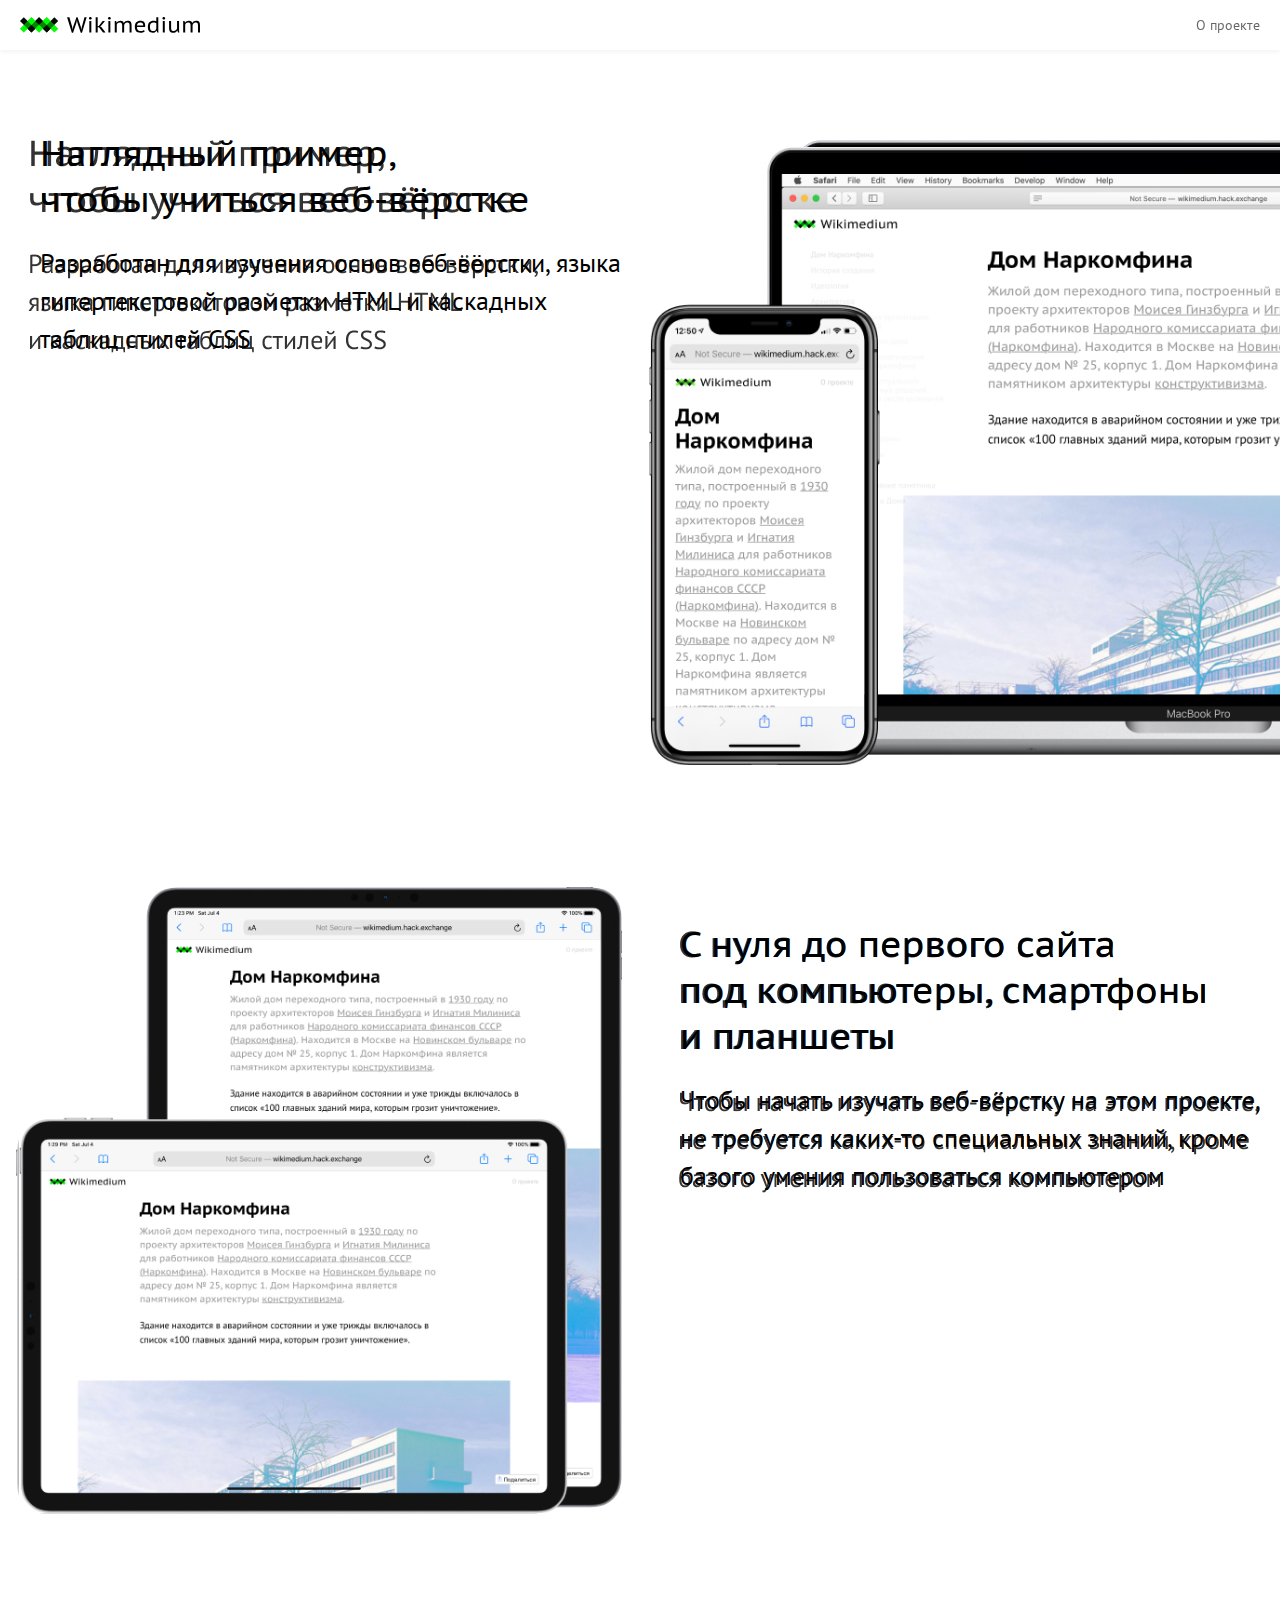
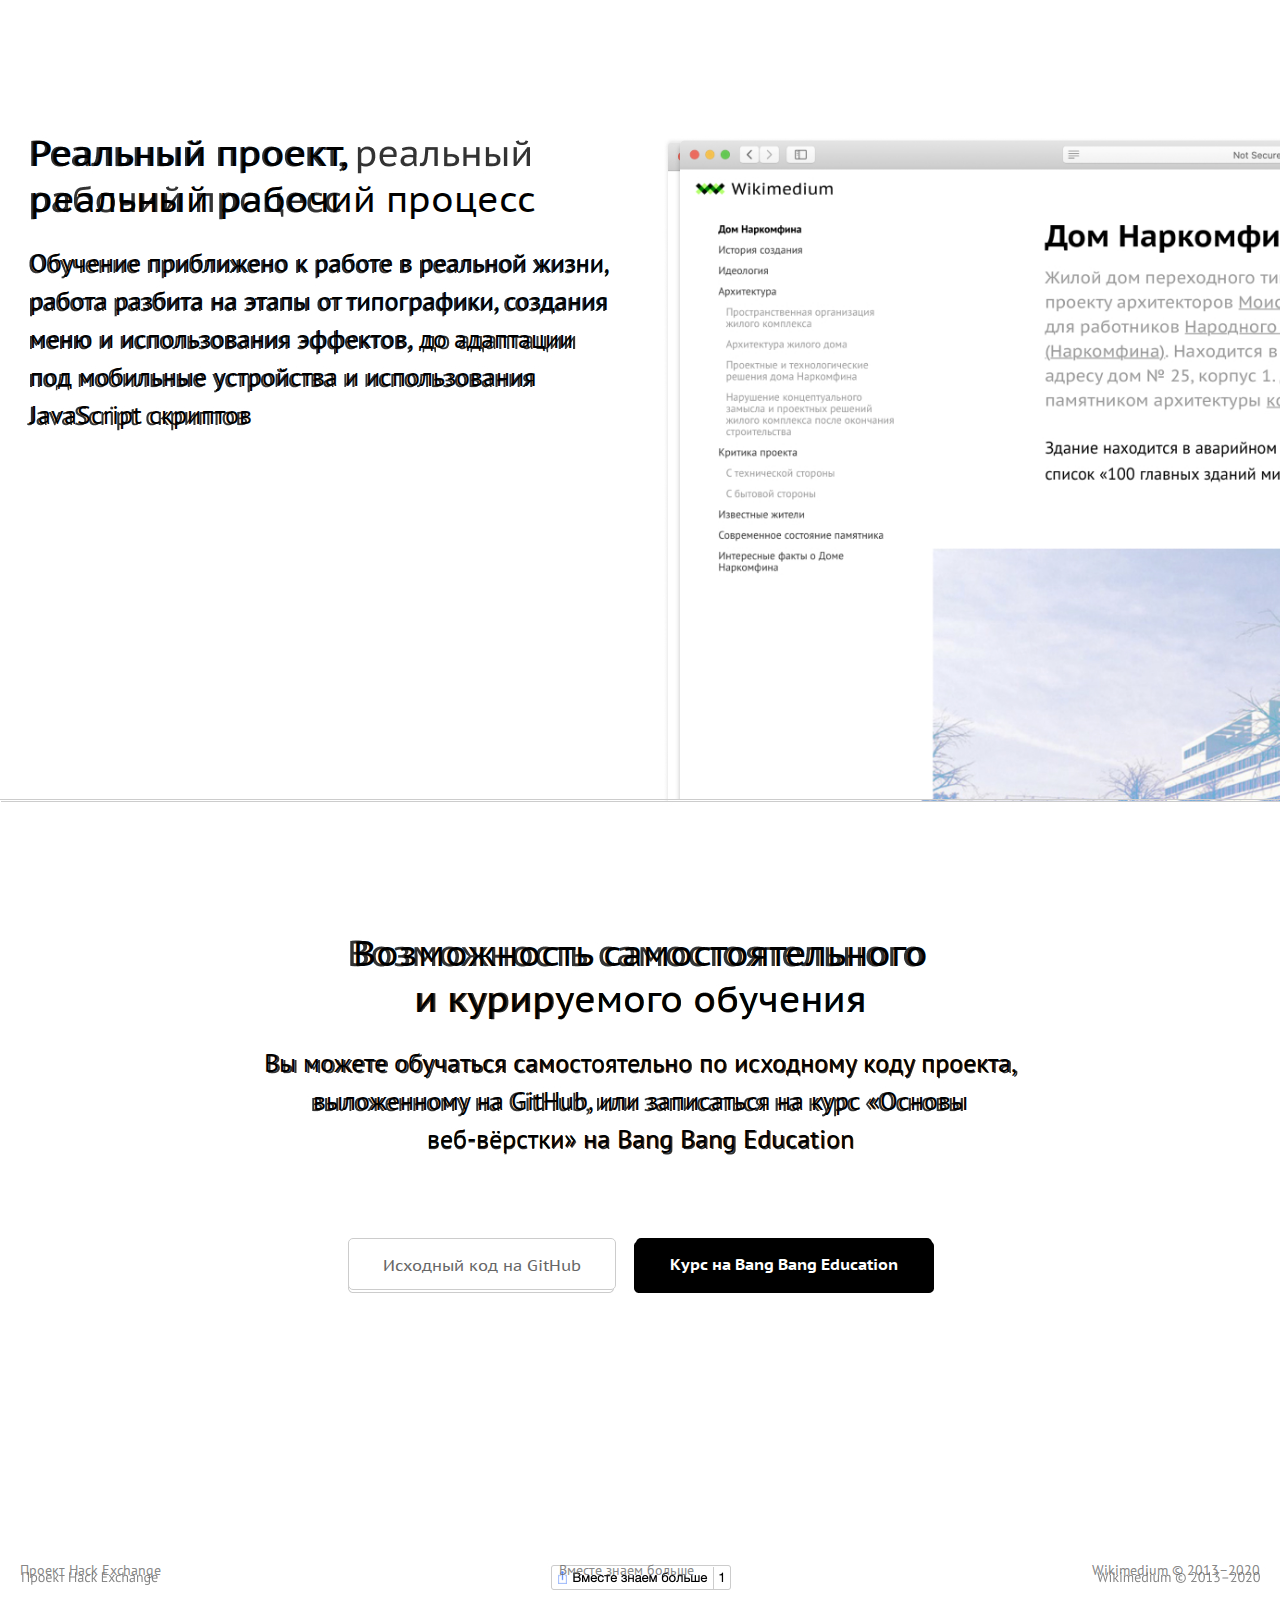
<file: index.html>
<!DOCTYPE html>
<html lang="ru" dir="ltr">
  <head>
    <meta charset="utf-8">
    <meta name="viewport" content="width=device-width, initial-scale=1.0">
    <title>Wikimedium</title>
    <link rel="stylesheet" href="stylesheets/style.css">
  </head>
  <body class="landing">
    <menu>
      <div>
        <a href="posts.html"></a>
        <a class="current" href="index.html">О проекте</a>
      </div>
    </menu>

    <section class="contentWrapper" id="section-1">
      <div class="textContainer">
        <h2>
          Наглядный пример,<br>
          чтобы учиться веб&#8209;вёрстке
        </h2>
        <p>Разработан для изучения основ веб&#8209;вёрстки, языка гипертекстовой разметки HTML и&nbsp;каскадных таблиц стилей&nbsp;CSS</p>
      </div>

      <div class="imageContainer" id="section-1-image"></div>

    </section>

    <section class="contentWrapper" id="section-2">
      <div class="contentContainer">
        <div class="textContainer">
          <h2>
            С&nbsp;нуля до&nbsp;первого сайта <br>
            под компьютеры, смартфоны и&nbsp;планшеты
          </h2>
          <p>Чтобы начать изучать веб&#8209;вёрстку на&nbsp;этом проекте, не&nbsp;требуется каких&#8209;то специальных знаний, кроме базого умения пользоваться компьютером</p>
        </div>

        <div class="imageContainer" id="section-2-image"></div>
      </div>

    </section>

    <section class="contentWrapper" id="section-3">
      <div class="textContainer">
        <h2>
          Реальный проект, <br>
          реальный рабочий процесс
        </h2>
          <p>Обучение приближено к&nbsp;работе в&nbsp;реальной жизни, работа разбита на&nbsp;этапы от&nbsp;типографики, создания меню и&nbsp;использования эффектов, до&nbsp;адаптации под мобильные устройства и&nbsp;использования JavaScript скриптов</p>
        </div>
        <div class="imageContainer" id="section-3-image"></div>

    </section>

    <section class="contentWrapper" id="section-4">
      <div class="textContainer">
        <h2>
          Возможность самостоятельного <br>
          и&nbsp;курируемого обучения
        </h2>
        <p>Вы&nbsp;можете обучаться самостоятельно по&nbsp;исходному коду проекта, выложенному на&nbsp;GitHub, или записаться на&nbsp;курс &laquo;Основы веб&#8209;вёрстки&raquo; на&nbsp;Bang Bang Education</p>
      </div>
      <div class="buttonContainer">
        <a class="secondary" href="#">Исходный код на GitHub</a>
        <a class="primary" href="#">Курс на Bang Bang Education</a>
      </div>
    </section>

    <footer>
      <div>Проект Hack Exchange</div>
      <div>Вместе знаем больше</div>
      <div>Wikimedium © 2013–2020</div>
    </footer>

  </body>
</html>
</file>
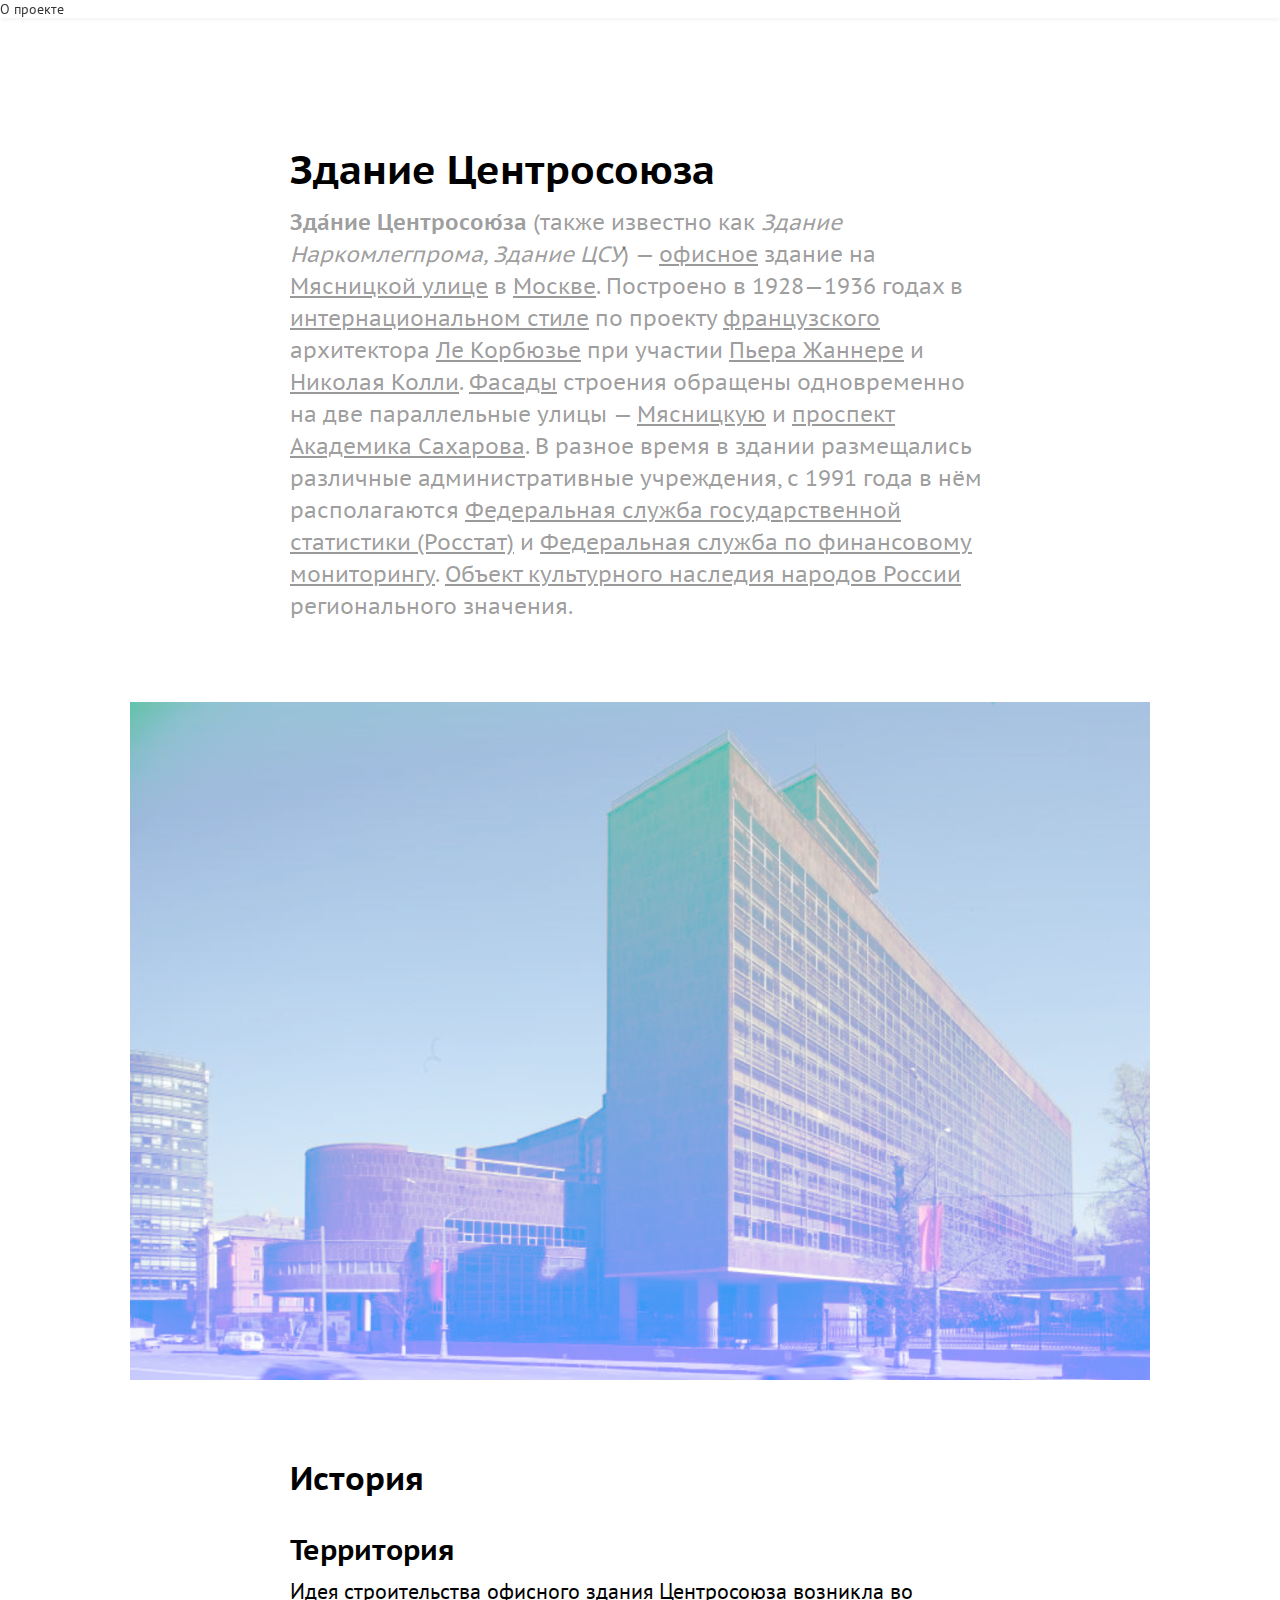
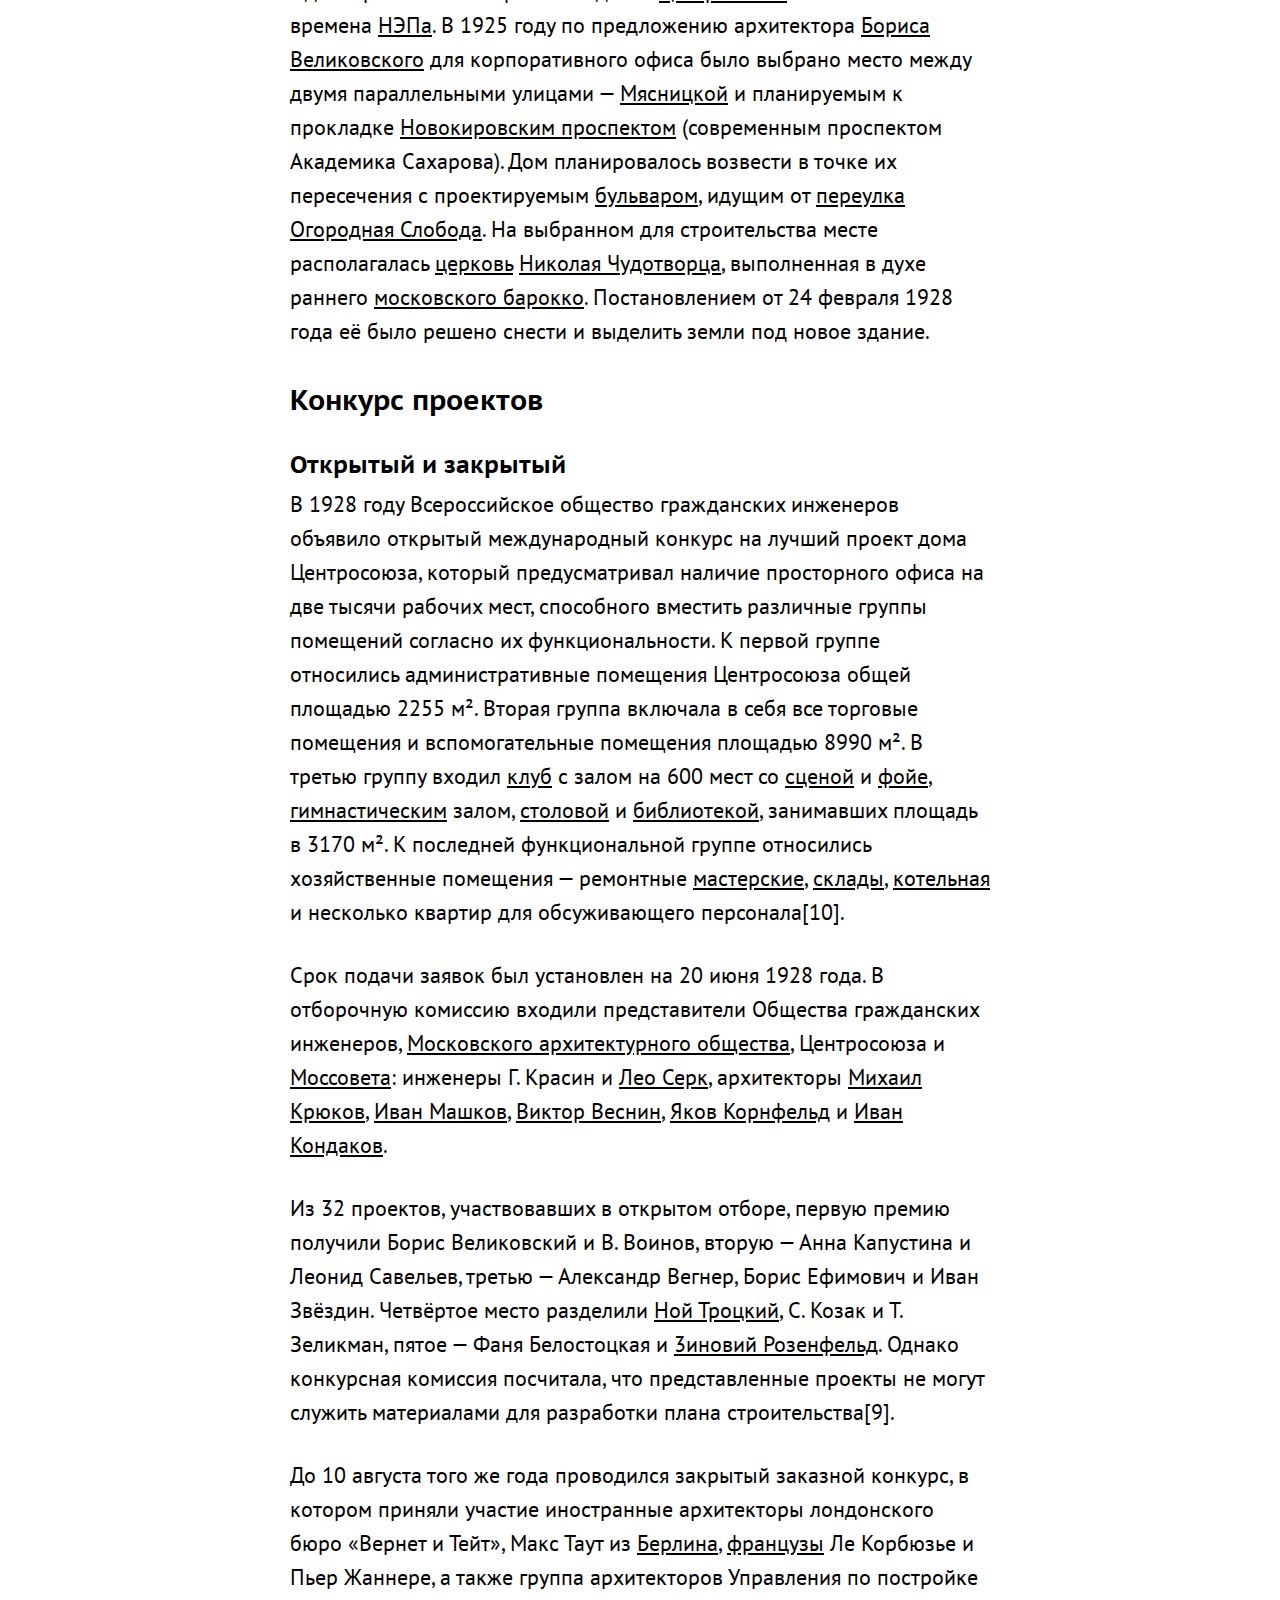
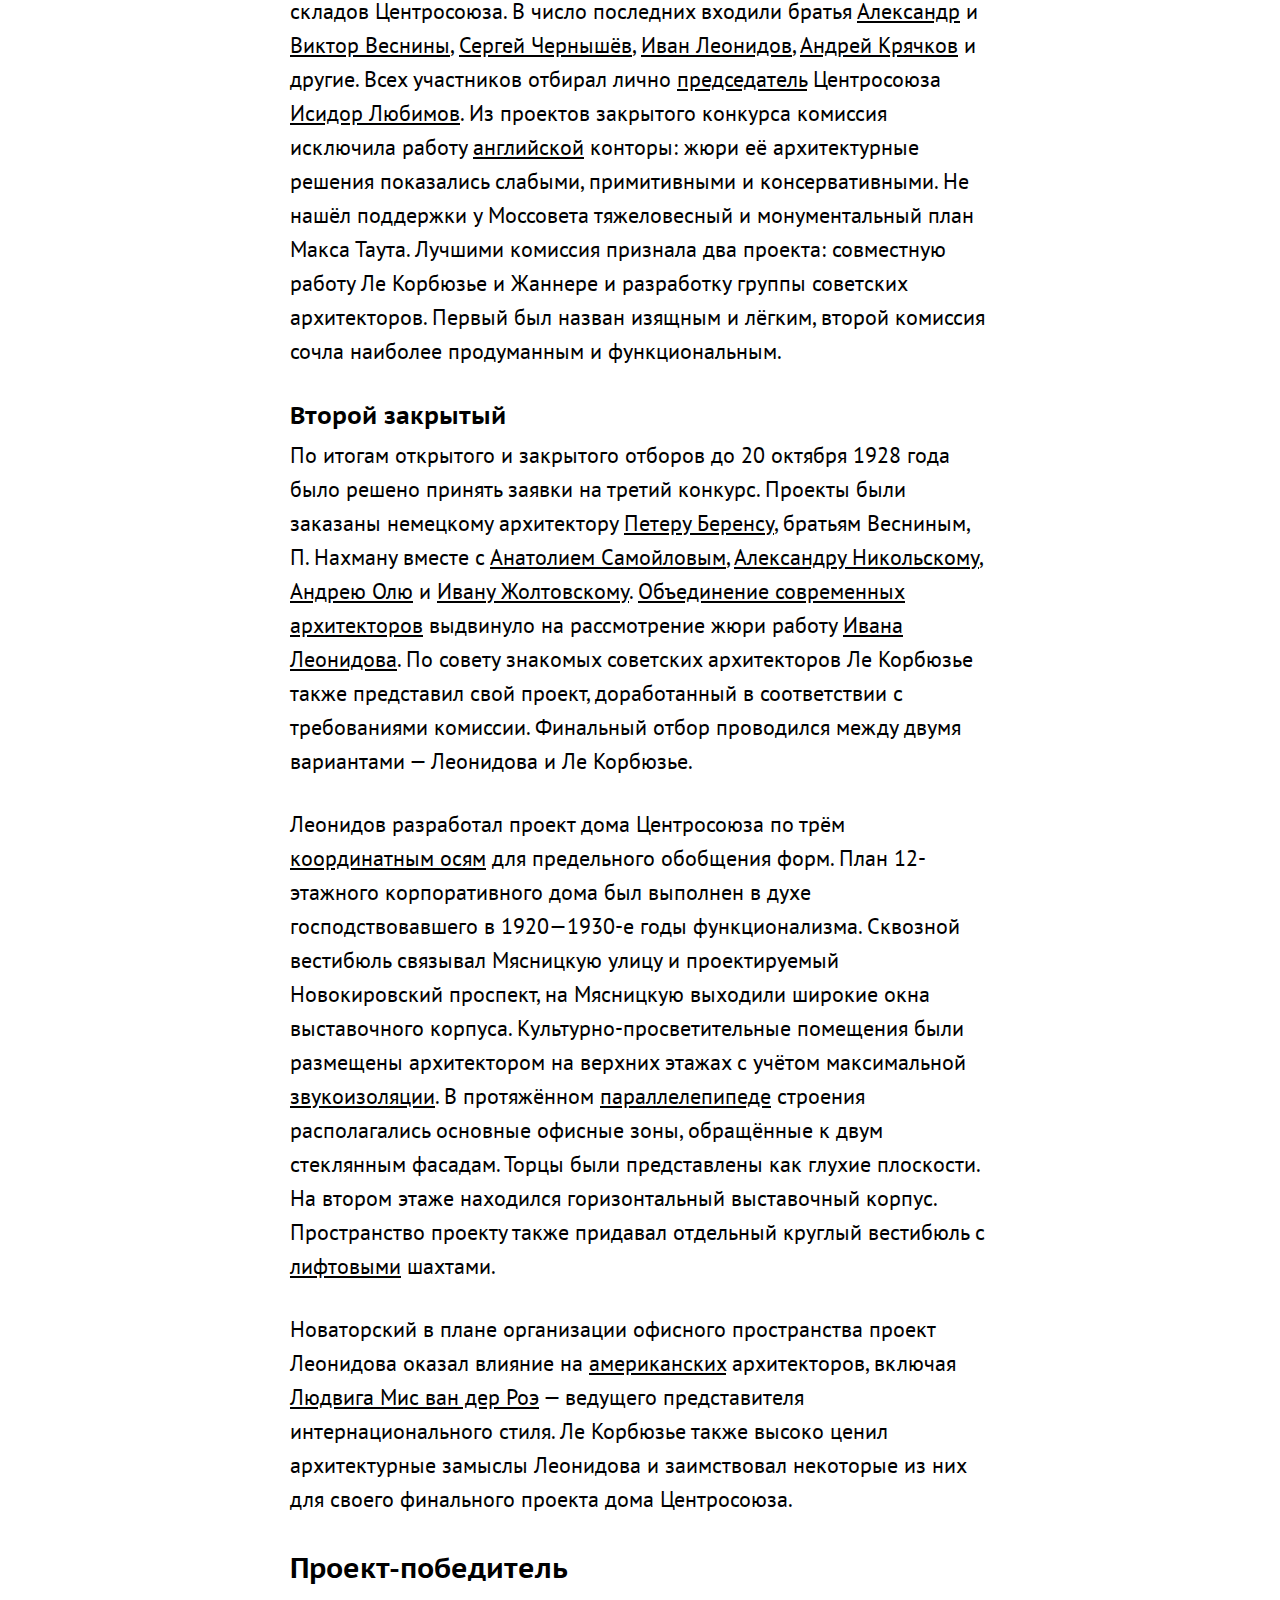
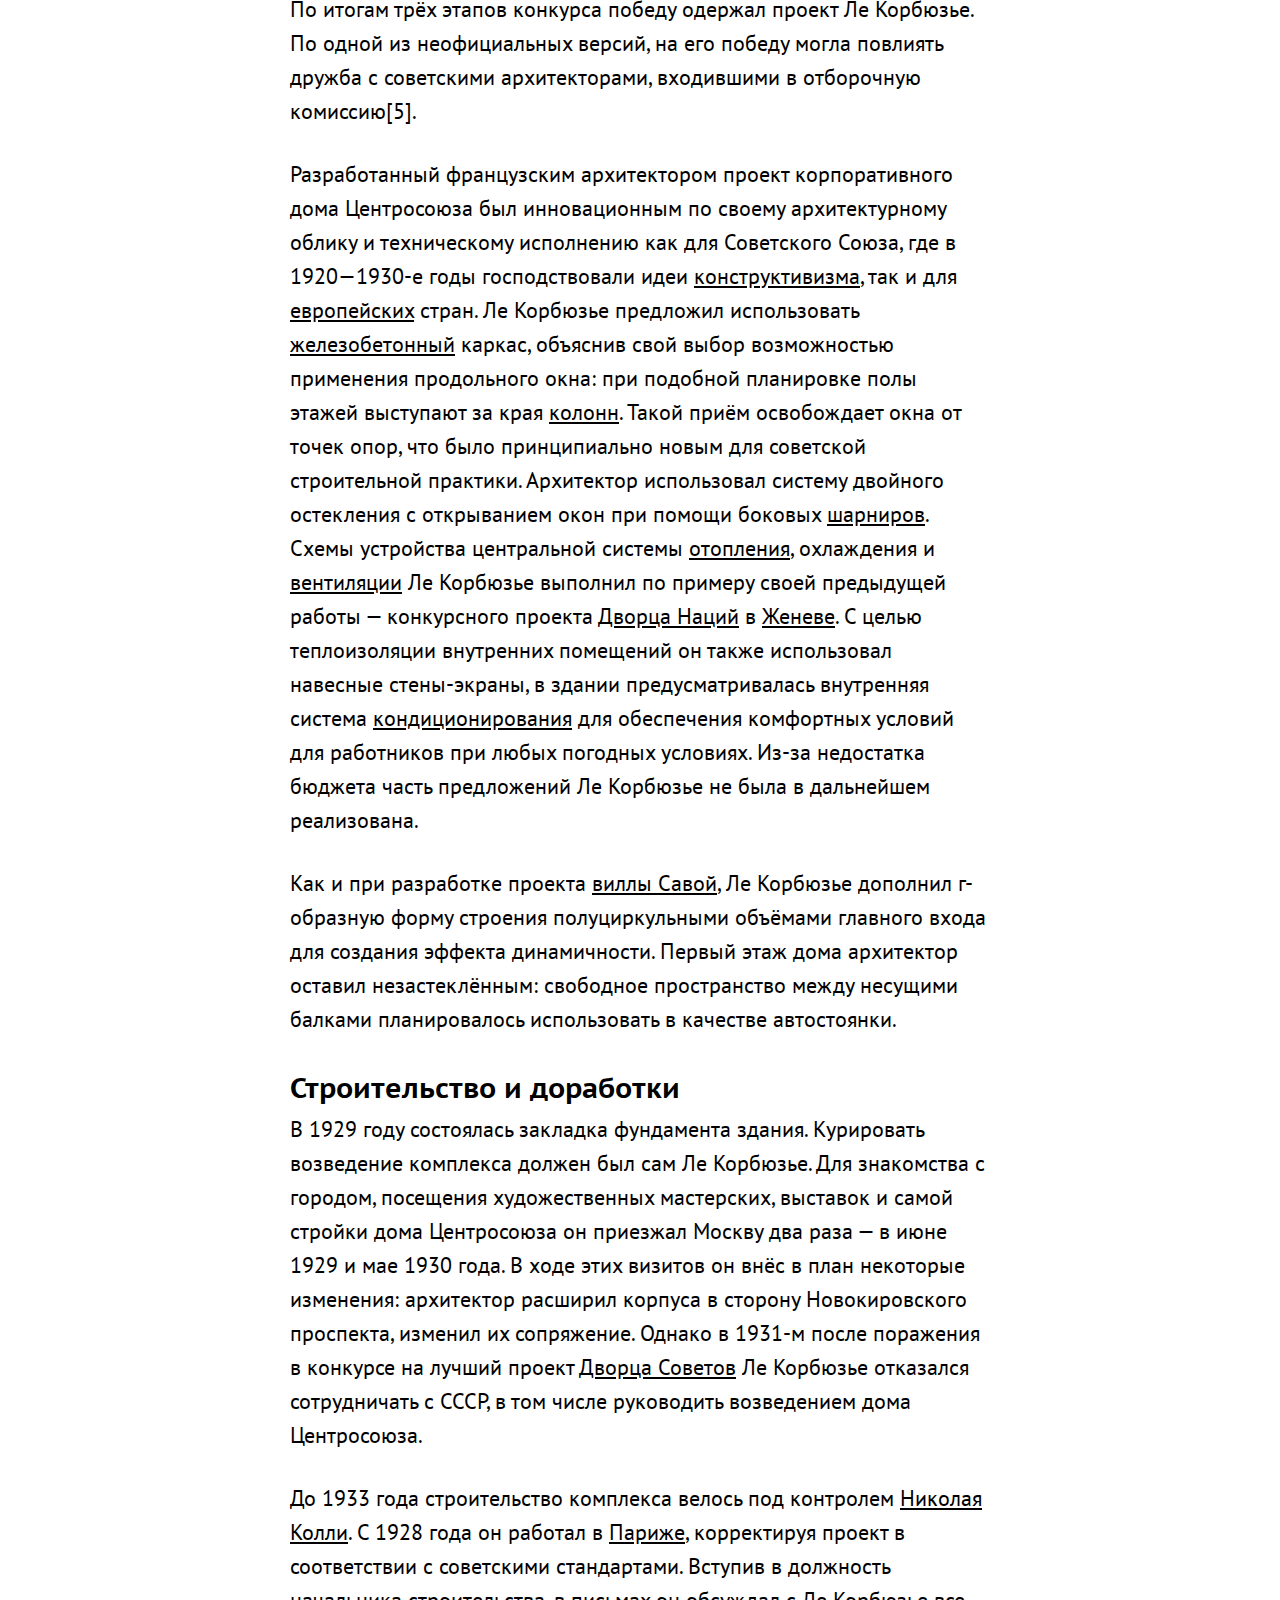
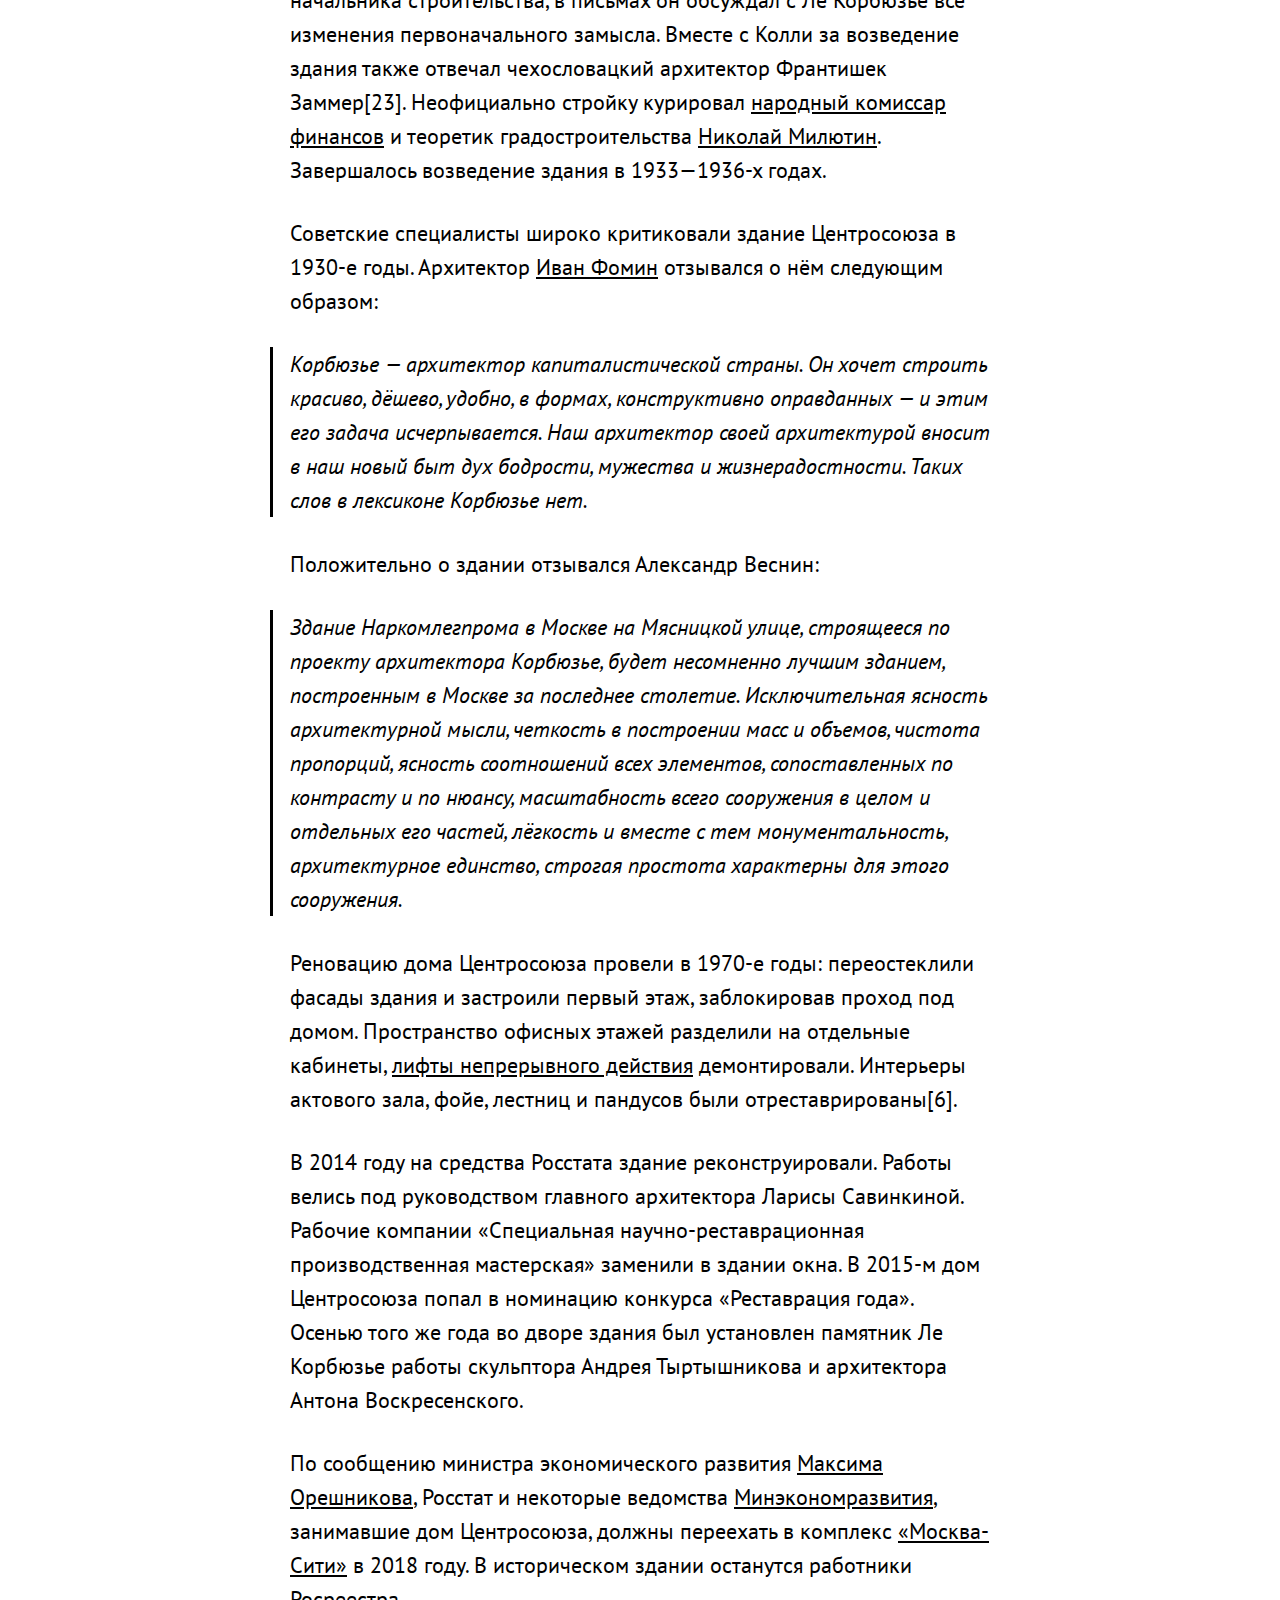
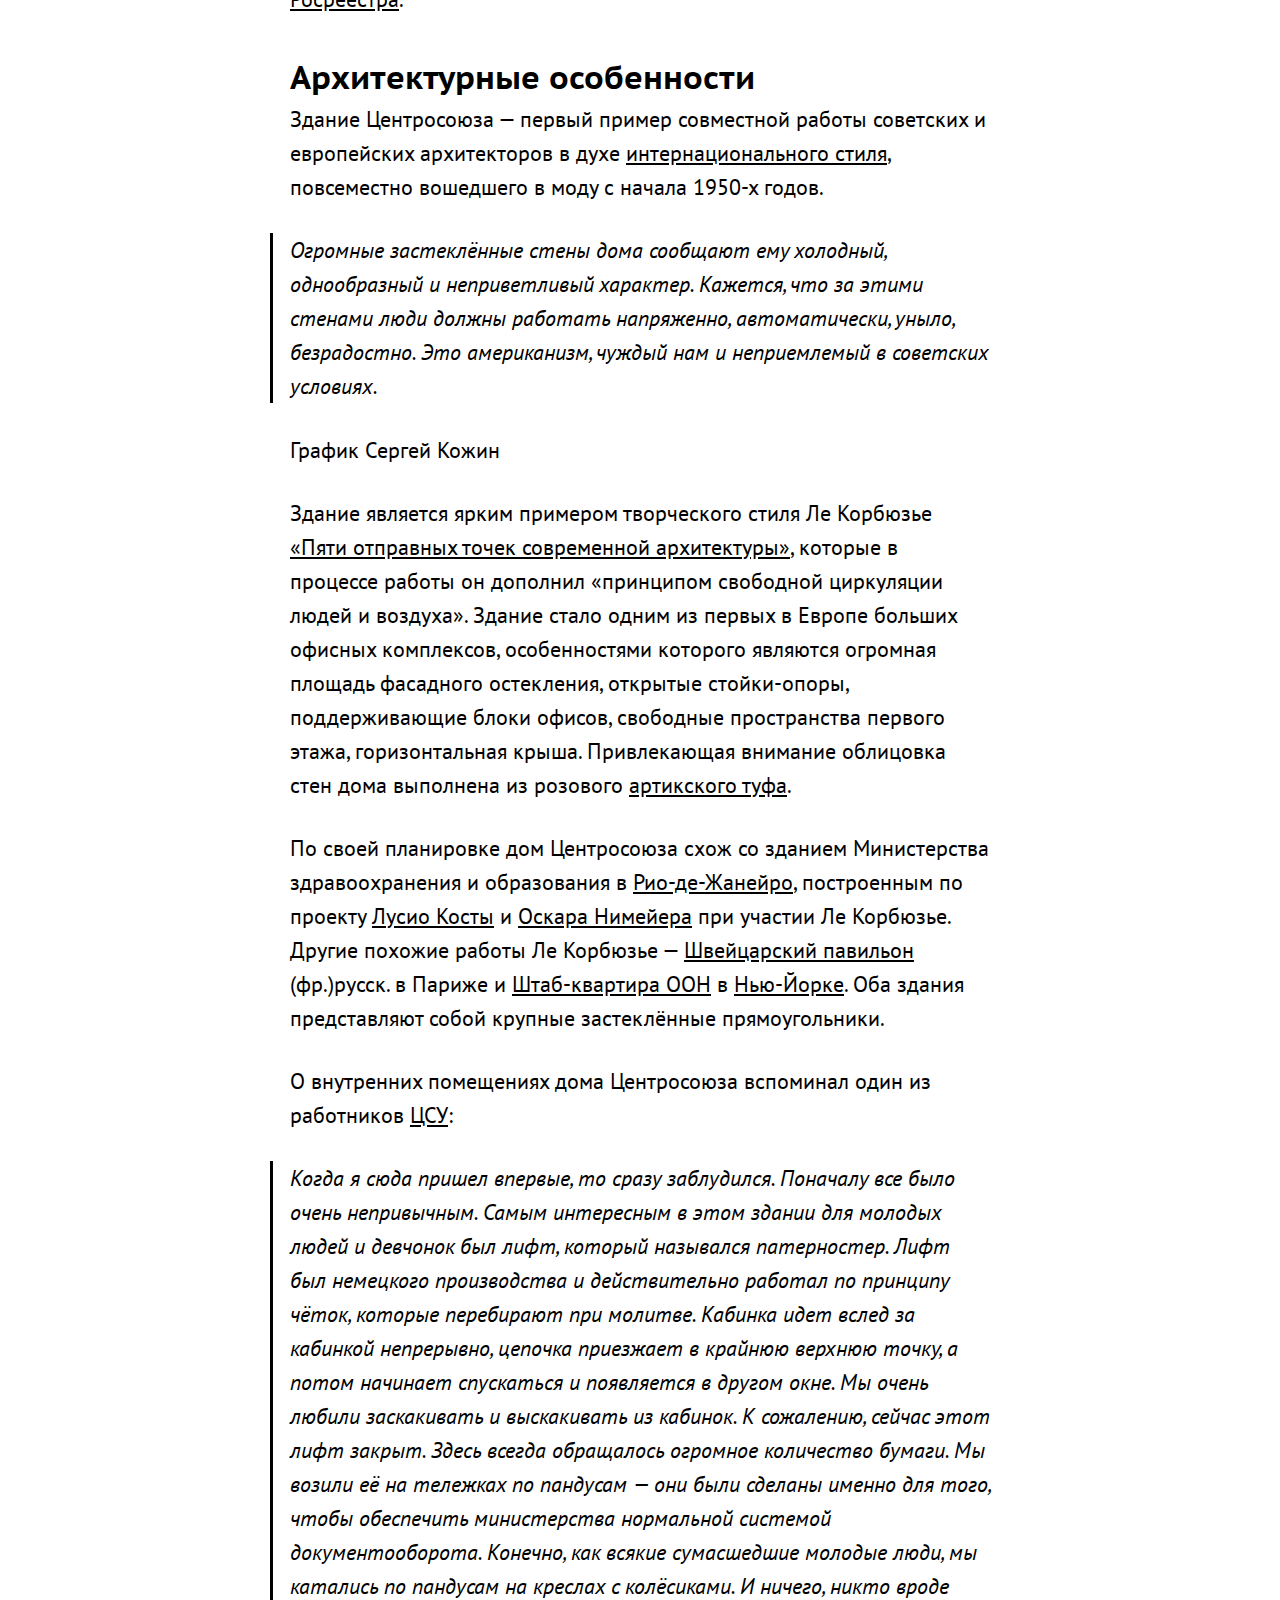
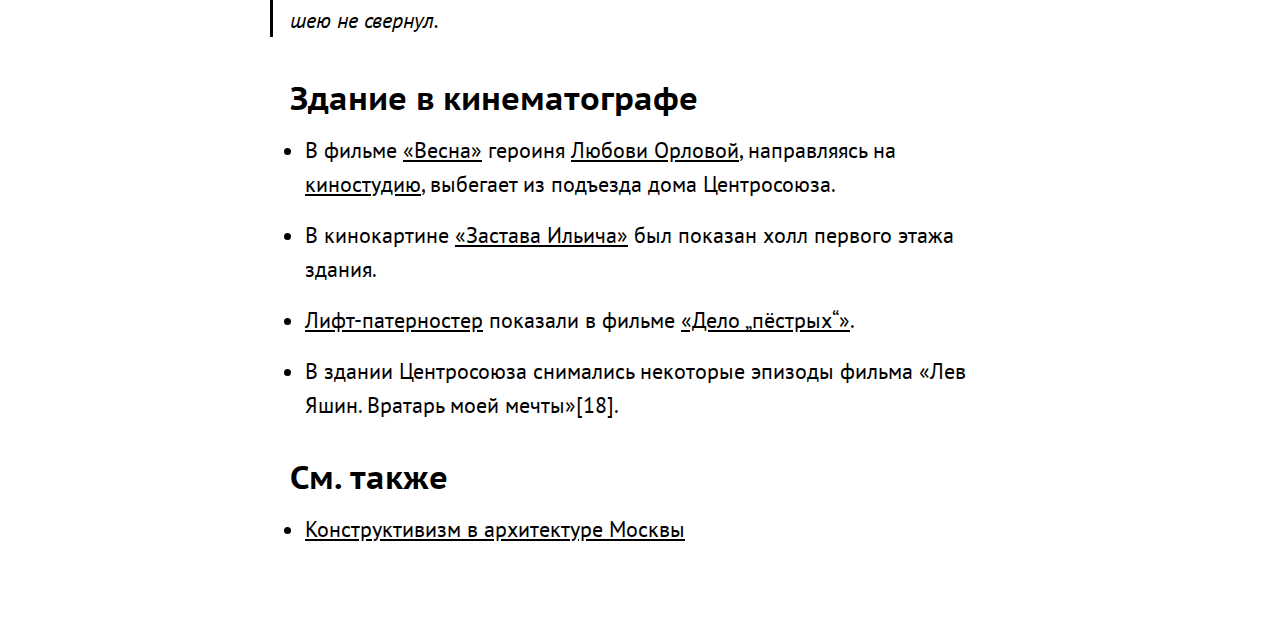
<file: centrosouz.html>
<!DOCTYPE html>
<html lang="ru" dir="ltr">
  <head>
    <meta charset="utf-8">
    <meta name="viewport" content="width=device-width, initial-scale=1.0">
    <title>Здание Центросоюза</title>
    <link rel="stylesheet" href="stylesheets/style.css">

  </head>
  <body>

    <menu>
      <a href="posts.html"></a>
      <a href="index.html">О проекте</a>
    </menu>

    <nav>
      <ul>
        <li><a href="#h1-about">Здание Центросоюза</a></li>
        <li><a href="#h2-history">История</a>

          <ul>
            <li><a href="#h3-territory">Территория</a></li>
            <li><a href="#h3-konkurs">Конкурс проектов</a></li>
            <li><a href="#h3-pobeditel">Проект-победитель</a></li>
            <li><a href="#h3-stroitelstvo">Строительство и доработки</a></li>
          </ul>
        </li>

        <li><a href="#h2-osobennosti">Архитектурные особенности</a></li>
        <li><a href="#h2-zdanie">Здание в кинематографе</a></li>
        <li><a href="#other-info">См. также</a></li>

      </ul>
    </nav>

    <article>
      <h1 id="h1-about">Здание Центросоюза</h1>

      <p><b>Зда́ние Центросою́за</b> (также известно как <i>Здание Наркомлегпрома, Здание ЦСУ</i>) — <a href="https://ru.wikipedia.org/wiki/%D0%9E%D1%84%D0%B8%D1%81">офисное</a> здание на <a href="https://ru.wikipedia.org/wiki/%D0%9C%D1%8F%D1%81%D0%BD%D0%B8%D1%86%D0%BA%D0%B0%D1%8F_%D1%83%D0%BB%D0%B8%D1%86%D0%B0">Мясницкой улице</a> в <a href="https://ru.wikipedia.org/wiki/%D0%9C%D0%BE%D1%81%D0%BA%D0%B2%D0%B0">Москве</a>. Построено в 1928—1936 годах в <a href="https://ru.wikipedia.org/wiki/%D0%98%D0%BD%D1%82%D0%B5%D1%80%D0%BD%D0%B0%D1%86%D0%B8%D0%BE%D0%BD%D0%B0%D0%BB%D1%8C%D0%BD%D1%8B%D0%B9_%D1%81%D1%82%D0%B8%D0%BB%D1%8C">интернациональном стиле</a> по проекту <a href="https://ru.wikipedia.org/wiki/%D0%A4%D1%80%D0%B0%D0%BD%D1%86%D0%B8%D1%8F">французского</a> архитектора <a href="https://ru.wikipedia.org/wiki/%D0%9B%D0%B5_%D0%9A%D0%BE%D1%80%D0%B1%D1%8E%D0%B7%D1%8C%D0%B5">Ле Корбюзье</a> при участии <a href="https://ru.wikipedia.org/wiki/%D0%96%D0%B0%D0%BD%D0%BD%D0%B5%D1%80%D0%B5,_%D0%9F%D1%8C%D0%B5%D1%80">Пьера Жаннере</a> и <a href="https://ru.wikipedia.org/wiki/%D0%9A%D0%BE%D0%BB%D0%BB%D0%B8,_%D0%9D%D0%B8%D0%BA%D0%BE%D0%BB%D0%B0%D0%B9_%D0%94%D0%B6%D0%B5%D0%BC%D1%81%D0%BE%D0%B2%D0%B8%D1%87">Николая Колли</a>. <a href="https://ru.wikipedia.org/wiki/%D0%A4%D0%B0%D1%81%D0%B0%D0%B4">Фасады</a> строения обращены одновременно на две параллельные улицы — <a href="https://ru.wikipedia.org/wiki/%D0%9C%D1%8F%D1%81%D0%BD%D0%B8%D1%86%D0%BA%D0%B0%D1%8F_%D1%83%D0%BB%D0%B8%D1%86%D0%B0">Мясницкую</a> и <a href="https://ru.wikipedia.org/wiki/%D0%9F%D1%80%D0%BE%D1%81%D0%BF%D0%B5%D0%BA%D1%82_%D0%90%D0%BA%D0%B0%D0%B4%D0%B5%D0%BC%D0%B8%D0%BA%D0%B0_%D0%A1%D0%B0%D1%85%D0%B0%D1%80%D0%BE%D0%B2%D0%B0_(%D0%9C%D0%BE%D1%81%D0%BA%D0%B2%D0%B0)">проспект Академика Сахарова</a>. В разное время в здании размещались различные административные учреждения, с 1991 года в нём располагаются <a href="https://ru.wikipedia.org/wiki/%D0%A4%D0%B5%D0%B4%D0%B5%D1%80%D0%B0%D0%BB%D1%8C%D0%BD%D0%B0%D1%8F_%D1%81%D0%BB%D1%83%D0%B6%D0%B1%D0%B0_%D0%B3%D0%BE%D1%81%D1%83%D0%B4%D0%B0%D1%80%D1%81%D1%82%D0%B2%D0%B5%D0%BD%D0%BD%D0%BE%D0%B9_%D1%81%D1%82%D0%B0%D1%82%D0%B8%D1%81%D1%82%D0%B8%D0%BA%D0%B8">Федеральная служба государственной статистики (Росстат)</a> и <a href="https://ru.wikipedia.org/wiki/%D0%A4%D0%B5%D0%B4%D0%B5%D1%80%D0%B0%D0%BB%D1%8C%D0%BD%D0%B0%D1%8F_%D1%81%D0%BB%D1%83%D0%B6%D0%B1%D0%B0_%D0%BF%D0%BE_%D1%84%D0%B8%D0%BD%D0%B0%D0%BD%D1%81%D0%BE%D0%B2%D0%BE%D0%BC%D1%83_%D0%BC%D0%BE%D0%BD%D0%B8%D1%82%D0%BE%D1%80%D0%B8%D0%BD%D0%B3%D1%83">Федеральная служба по финансовому мониторингу</a>. <a href="https://ru.wikipedia.org/wiki/%D0%9E%D0%B1%D1%8A%D0%B5%D0%BA%D1%82_%D0%BA%D1%83%D0%BB%D1%8C%D1%82%D1%83%D1%80%D0%BD%D0%BE%D0%B3%D0%BE_%D0%BD%D0%B0%D1%81%D0%BB%D0%B5%D0%B4%D0%B8%D1%8F_%D0%A0%D0%BE%D1%81%D1%81%D0%B8%D0%B8">Объект культурного наследия народов России</a> регионального значения.</p>

      <img src="images/zentrsojuz.jpeg" alt="Зданиие Центросоюза">

      <h2 id="h2-history">История</h2>

      <h3 id="h3-territory">Территория</h3>

      <p>Идея строительства офисного здания <a href="https://ru.wikipedia.org/wiki/%D0%A6%D0%B5%D0%BD%D1%82%D1%80%D0%BE%D1%81%D0%BE%D1%8E%D0%B7">Центросоюза</a> возникла во времена <a href="https://ru.wikipedia.org/wiki/%D0%9D%D0%BE%D0%B2%D0%B0%D1%8F_%D1%8D%D0%BA%D0%BE%D0%BD%D0%BE%D0%BC%D0%B8%D1%87%D0%B5%D1%81%D0%BA%D0%B0%D1%8F_%D0%BF%D0%BE%D0%BB%D0%B8%D1%82%D0%B8%D0%BA%D0%B0">НЭПа</a>. В 1925 году по предложению архитектора <a href="https://ru.wikipedia.org/wiki/%D0%92%D0%B5%D0%BB%D0%B8%D0%BA%D0%BE%D0%B2%D1%81%D0%BA%D0%B8%D0%B9,_%D0%91%D0%BE%D1%80%D0%B8%D1%81_%D0%9C%D0%B8%D1%85%D0%B0%D0%B9%D0%BB%D0%BE%D0%B2%D0%B8%D1%87">Бориса Великовского</a> для корпоративного офиса было выбрано место между двумя параллельными улицами — <a href="https://ru.wikipedia.org/wiki/%D0%9C%D1%8F%D1%81%D0%BD%D0%B8%D1%86%D0%BA%D0%B0%D1%8F_%D1%83%D0%BB%D0%B8%D1%86%D0%B0">Мясницкой</a> и планируемым к прокладке <a href="https://ru.wikipedia.org/wiki/%D0%9F%D1%80%D0%BE%D1%81%D0%BF%D0%B5%D0%BA%D1%82_%D0%90%D0%BA%D0%B0%D0%B4%D0%B5%D0%BC%D0%B8%D0%BA%D0%B0_%D0%A1%D0%B0%D1%85%D0%B0%D1%80%D0%BE%D0%B2%D0%B0_(%D0%9C%D0%BE%D1%81%D0%BA%D0%B2%D0%B0)">Новокировским проспектом</a> (современным проспектом Академика Сахарова). Дом планировалось возвести в точке их пересечения с проектируемым <a href="https://ru.wikipedia.org/wiki/%D0%91%D1%83%D0%BB%D1%8C%D0%B2%D0%B0%D1%80">бульваром</a>, идущим от <a href="https://ru.wikipedia.org/wiki/%D0%9F%D0%B5%D1%80%D0%B5%D1%83%D0%BB%D0%BE%D0%BA_%D0%9E%D0%B3%D0%BE%D1%80%D0%BE%D0%B4%D0%BD%D0%B0%D1%8F_%D0%A1%D0%BB%D0%BE%D0%B1%D0%BE%D0%B4%D0%B0">переулка Огородная Слобода</a>. На выбранном для строительства месте располагалась <a href="https://ru.wikipedia.org/wiki/%D0%A6%D0%B5%D1%80%D0%BA%D0%BE%D0%B2%D1%8C_(%D1%81%D0%BE%D0%BE%D1%80%D1%83%D0%B6%D0%B5%D0%BD%D0%B8%D0%B5)">церковь</a> <a href="https://ru.wikipedia.org/wiki/%D0%9D%D0%B8%D0%BA%D0%BE%D0%BB%D0%B0%D0%B9_%D0%A7%D1%83%D0%B4%D0%BE%D1%82%D0%B2%D0%BE%D1%80%D0%B5%D1%86">Николая Чудотворца</a>, выполненная в духе раннего <a href="https://ru.wikipedia.org/wiki/%D0%9C%D0%BE%D1%81%D0%BA%D0%BE%D0%B2%D1%81%D0%BA%D0%BE%D0%B5_%D0%B1%D0%B0%D1%80%D0%BE%D0%BA%D0%BA%D0%BE">московского барокко</a>. Постановлением от 24 февраля 1928 года её было решено снести и выделить земли под новое здание.</p>

      <h3 id="h3-konkurs">Конкурс проектов</h3>

      <h4>Открытый и закрытый</h4>

      <p>В 1928 году Всероссийское общество гражданских инженеров объявило открытый международный конкурс на лучший проект дома Центросоюза, который предусматривал наличие просторного офиса на две тысячи рабочих мест, способного вместить различные группы помещений согласно их функциональности. К первой группе относились административные помещения Центросоюза общей площадью 2255 м². Вторая группа включала в себя все торговые помещения и вспомогательные помещения площадью 8990 м². В третью группу входил <a href="https://ru.wikipedia.org/wiki/%D0%94%D0%BE%D0%BC_%D0%BA%D1%83%D0%BB%D1%8C%D1%82%D1%83%D1%80%D1%8B">клуб</a> с залом на 600 мест со <a href="https://ru.wikipedia.org/wiki/%D0%A1%D1%86%D0%B5%D0%BD%D0%B0">сценой</a> и <a href="https://ru.wikipedia.org/wiki/%D0%A4%D0%BE%D0%B9%D0%B5">фойе</a>, <a href="https://ru.wikipedia.org/wiki/%D0%93%D0%B8%D0%BC%D0%BD%D0%B0%D1%81%D1%82%D0%B8%D0%BA%D0%B0">гимнастическим</a> залом, <a href="https://ru.wikipedia.org/wiki/%D0%A1%D1%82%D0%BE%D0%BB%D0%BE%D0%B2%D0%B0%D1%8F">столовой</a> и <a href="https://ru.wikipedia.org/wiki/%D0%91%D0%B8%D0%B1%D0%BB%D0%B8%D0%BE%D1%82%D0%B5%D0%BA%D0%B0">библиотекой</a>, занимавших площадь в 3170 м². К последней функциональной группе относились хозяйственные помещения — ремонтные <a href="https://ru.wikipedia.org/wiki/%D0%9C%D0%B0%D1%81%D1%82%D0%B5%D1%80%D1%81%D0%BA%D0%B0%D1%8F">мастерские</a>, <a href="https://ru.wikipedia.org/wiki/%D0%A1%D0%BA%D0%BB%D0%B0%D0%B4">склады</a>, <a href="https://ru.wikipedia.org/wiki/%D0%9A%D0%BE%D1%82%D0%B5%D0%BB%D1%8C%D0%BD%D0%B0%D1%8F">котельная</a> и несколько квартир для обсуживающего персонала[10].</p>
      <p>Срок подачи заявок был установлен на 20 июня 1928 года. В отборочную комиссию входили представители Общества гражданских инженеров, <a href="https://ru.wikipedia.org/wiki/%D0%9C%D0%BE%D1%81%D0%BA%D0%BE%D0%B2%D1%81%D0%BA%D0%BE%D0%B5_%D0%B0%D1%80%D1%85%D0%B8%D1%82%D0%B5%D0%BA%D1%82%D1%83%D1%80%D0%BD%D0%BE%D0%B5_%D0%BE%D0%B1%D1%89%D0%B5%D1%81%D1%82%D0%B2%D0%BE">Московского архитектурного общества</a>, Центросоюза и <a href="https://ru.wikipedia.org/wiki/%D0%9C%D0%BE%D1%81%D0%BA%D0%BE%D0%B2%D1%81%D0%BA%D0%B8%D0%B9_%D0%B3%D0%BE%D1%80%D0%BE%D0%B4%D1%81%D0%BA%D0%BE%D0%B9_%D1%81%D0%BE%D0%B2%D0%B5%D1%82">Моссовета</a>: инженеры Г. Красин и <a href="https://ru.wikipedia.org/wiki/%D0%A1%D0%B5%D1%80%D0%BA,_%D0%9B%D0%B5%D0%BE_%D0%90%D0%BA%D1%81%D0%B5%D0%BB%D0%B5%D0%B2%D0%B8%D1%87">Лео Серк</a>, архитекторы <a href="https://ru.wikipedia.org/wiki/%D0%9A%D1%80%D1%8E%D0%BA%D0%BE%D0%B2,_%D0%9C%D0%B8%D1%85%D0%B0%D0%B8%D0%BB_%D0%92%D0%B0%D1%81%D0%B8%D0%BB%D1%8C%D0%B5%D0%B2%D0%B8%D1%87_(%D0%B0%D1%80%D1%85%D0%B8%D1%82%D0%B5%D0%BA%D1%82%D0%BE%D1%80)">Михаил Крюков</a>, <a href="https://ru.wikipedia.org/wiki/%D0%9C%D0%B0%D1%88%D0%BA%D0%BE%D0%B2,_%D0%98%D0%B2%D0%B0%D0%BD_%D0%9F%D0%B0%D0%B2%D0%BB%D0%BE%D0%B2%D0%B8%D1%87">Иван Машков</a>, <a href="https://ru.wikipedia.org/wiki/%D0%92%D0%B5%D1%81%D0%BD%D0%B8%D0%BD,_%D0%92%D0%B8%D0%BA%D1%82%D0%BE%D1%80_%D0%90%D0%BB%D0%B5%D0%BA%D1%81%D0%B0%D0%BD%D0%B4%D1%80%D0%BE%D0%B2%D0%B8%D1%87">Виктор Веснин</a>, <a href="https://ru.wikipedia.org/wiki/%D0%9A%D0%BE%D1%80%D0%BD%D1%84%D0%B5%D0%BB%D1%8C%D0%B4,_%D0%AF%D0%BA%D0%BE%D0%B2_%D0%90%D0%B1%D1%80%D0%B0%D0%BC%D0%BE%D0%B2%D0%B8%D1%87">Яков Корнфельд</a> и <a href="https://ru.wikipedia.org/wiki/%D0%9A%D0%BE%D0%BD%D0%B4%D0%B0%D0%BA%D0%BE%D0%B2,_%D0%98%D0%B2%D0%B0%D0%BD_%D0%98%D0%B2%D0%B0%D0%BD%D0%BE%D0%B2%D0%B8%D1%87">Иван Кондаков</a>.</p>
      <p>Из 32 проектов, участвовавших в открытом отборе, первую премию получили Борис Великовский и В. Воинов, вторую — Анна Капустина и Леонид Савельев, третью — Александр Вегнер, Борис Ефимович и Иван Звёздин. Четвёртое место разделили <a href="https://ru.wikipedia.org/wiki/%D0%A2%D1%80%D0%BE%D1%86%D0%BA%D0%B8%D0%B9,_%D0%9D%D0%BE%D0%B9_%D0%90%D0%B1%D1%80%D0%B0%D0%BC%D0%BE%D0%B2%D0%B8%D1%87">Ной Троцкий</a>, С. Козак и Т. Зеликман, пятое — Фаня Белостоцкая и <a href="https://ru.wikipedia.org/wiki/%D0%A0%D0%BE%D0%B7%D0%B5%D0%BD%D1%84%D0%B5%D0%BB%D1%8C%D0%B4,_%D0%97%D0%B8%D0%BD%D0%BE%D0%B2%D0%B8%D0%B9_%D0%9C%D0%BE%D0%B8%D1%81%D0%B5%D0%B5%D0%B2%D0%B8%D1%87">3иновий Розенфельд</a>. Однако конкурсная комиссия посчитала, что представленные проекты не могут служить материалами для разработки плана строительства[9].</p>
      <p>До 10 августа того же года проводился закрытый заказной конкурс, в котором приняли участие иностранные архитекторы лондонского бюро «Вернет и Тейт», Макс Таут из <a href="https://ru.wikipedia.org/wiki/%D0%91%D0%B5%D1%80%D0%BB%D0%B8%D0%BD">Берлина</a>, <a href="https://ru.wikipedia.org/wiki/%D0%A4%D1%80%D0%B0%D0%BD%D1%86%D0%B8%D1%8F">французы</a> Ле Корбюзье и Пьер Жаннере, а также группа архитекторов Управления по постройке складов Центросоюза. В число последних входили братья <a href="https://ru.wikipedia.org/wiki/%D0%92%D0%B5%D1%81%D0%BD%D0%B8%D0%BD,_%D0%90%D0%BB%D0%B5%D0%BA%D1%81%D0%B0%D0%BD%D0%B4%D1%80_%D0%90%D0%BB%D0%B5%D0%BA%D1%81%D0%B0%D0%BD%D0%B4%D1%80%D0%BE%D0%B2%D0%B8%D1%87">Александр</a> и <a href="https://ru.wikipedia.org/wiki/%D0%92%D0%B5%D1%81%D0%BD%D0%B8%D0%BD,_%D0%92%D0%B8%D0%BA%D1%82%D0%BE%D1%80_%D0%90%D0%BB%D0%B5%D0%BA%D1%81%D0%B0%D0%BD%D0%B4%D1%80%D0%BE%D0%B2%D0%B8%D1%87">Виктор Веснины</a>, <a href="https://ru.wikipedia.org/wiki/%D0%A7%D0%B5%D1%80%D0%BD%D1%8B%D1%88%D1%91%D0%B2,_%D0%A1%D0%B5%D1%80%D0%B3%D0%B5%D0%B9_%D0%95%D0%B3%D0%BE%D1%80%D0%BE%D0%B2%D0%B8%D1%87">Сергей Чернышёв</a>, <a href="https://ru.wikipedia.org/wiki/%D0%9B%D0%B5%D0%BE%D0%BD%D0%B8%D0%B4%D0%BE%D0%B2,_%D0%98%D0%B2%D0%B0%D0%BD_%D0%98%D0%BB%D1%8C%D0%B8%D1%87">Иван Леонидов</a>, <a href="https://ru.wikipedia.org/wiki/%D0%9A%D1%80%D1%8F%D1%87%D0%BA%D0%BE%D0%B2,_%D0%90%D0%BD%D0%B4%D1%80%D0%B5%D0%B9_%D0%94%D0%BC%D0%B8%D1%82%D1%80%D0%B8%D0%B5%D0%B2%D0%B8%D1%87">Андрей Крячков</a> и другие. Всех участников отбирал лично <a href="https://ru.wikipedia.org/wiki/%D0%9F%D1%80%D0%B5%D0%B4%D1%81%D0%B5%D0%B4%D0%B0%D1%82%D0%B5%D0%BB%D1%8C">председатель</a> Центросоюза <a href="https://ru.wikipedia.org/wiki/%D0%9B%D1%8E%D0%B1%D0%B8%D0%BC%D0%BE%D0%B2,_%D0%98%D1%81%D0%B8%D0%B4%D0%BE%D1%80_%D0%95%D0%B2%D1%81%D1%82%D0%B8%D0%B3%D0%BD%D0%B5%D0%B5%D0%B2%D0%B8%D1%87">Исидор Любимов</a>. Из проектов закрытого конкурса комиссия исключила работу <a href="https://ru.wikipedia.org/wiki/%D0%92%D0%B5%D0%BB%D0%B8%D0%BA%D0%BE%D0%B1%D1%80%D0%B8%D1%82%D0%B0%D0%BD%D0%B8%D1%8F">английской</a> конторы: жюри её архитектурные решения показались слабыми, примитивными и консервативными. Не нашёл поддержки у Моссовета тяжеловесный и монументальный план Макса Таута. Лучшими комиссия признала два проекта: совместную работу Ле Корбюзье и Жаннере и разработку группы советских архитекторов. Первый был назван изящным и лёгким, второй комиссия сочла наиболее продуманным и функциональным.</p>

      <h4>Второй закрытый</h4>

      <p>По итогам открытого и закрытого отборов до 20 октября 1928 года было решено принять заявки на третий конкурс. Проекты были заказаны немецкому архитектору <a href="https://ru.wikipedia.org/wiki/%D0%91%D0%B5%D1%80%D0%B5%D0%BD%D1%81,_%D0%9F%D0%B5%D1%82%D0%B5%D1%80">Петеру Беренсу</a>, братьям Весниным, П. Нахману вместе с <a href="https://ru.wikipedia.org/wiki/%D0%A1%D0%B0%D0%BC%D0%BE%D0%B9%D0%BB%D0%BE%D0%B2,_%D0%90%D0%BD%D0%B0%D1%82%D0%BE%D0%BB%D0%B8%D0%B9_%D0%92%D0%B0%D1%81%D0%B8%D0%BB%D1%8C%D0%B5%D0%B2%D0%B8%D1%87">Анатолием Самойловым</a>, <a href="https://ru.wikipedia.org/wiki/%D0%9D%D0%B8%D0%BA%D0%BE%D0%BB%D1%8C%D1%81%D0%BA%D0%B8%D0%B9,_%D0%90%D0%BB%D0%B5%D0%BA%D1%81%D0%B0%D0%BD%D0%B4%D1%80_%D0%A1%D0%B5%D1%80%D0%B3%D0%B5%D0%B5%D0%B2%D0%B8%D1%87_(%D0%B0%D1%80%D1%85%D0%B8%D1%82%D0%B5%D0%BA%D1%82%D0%BE%D1%80)">Александру Никольскому</a>, <a href="https://ru.wikipedia.org/wiki/%D0%9E%D0%BB%D1%8C,_%D0%90%D0%BD%D0%B4%D1%80%D0%B5%D0%B9_%D0%90%D0%BD%D0%B4%D1%80%D0%B5%D0%B5%D0%B2%D0%B8%D1%87">Андрею Олю</a> и <a href="https://ru.wikipedia.org/wiki/%D0%96%D0%BE%D0%BB%D1%82%D0%BE%D0%B2%D1%81%D0%BA%D0%B8%D0%B9,_%D0%98%D0%B2%D0%B0%D0%BD_%D0%92%D0%BB%D0%B0%D0%B4%D0%B8%D1%81%D0%BB%D0%B0%D0%B2%D0%BE%D0%B2%D0%B8%D1%87">Ивану Жолтовскому</a>. <a href="https://ru.wikipedia.org/wiki/%D0%9E%D0%B1%D1%8A%D0%B5%D0%B4%D0%B8%D0%BD%D0%B5%D0%BD%D0%B8%D0%B5_%D1%81%D0%BE%D0%B2%D1%80%D0%B5%D0%BC%D0%B5%D0%BD%D0%BD%D1%8B%D1%85_%D0%B0%D1%80%D1%85%D0%B8%D1%82%D0%B5%D0%BA%D1%82%D0%BE%D1%80%D0%BE%D0%B2">Объединение современных архитекторов</a> выдвинуло на рассмотрение жюри работу <a href="https://ru.wikipedia.org/wiki/%D0%9B%D0%B5%D0%BE%D0%BD%D0%B8%D0%B4%D0%BE%D0%B2,_%D0%98%D0%B2%D0%B0%D0%BD_%D0%98%D0%BB%D1%8C%D0%B8%D1%87">Ивана Леонидова</a>. По совету знакомых советских архитекторов Ле Корбюзье также представил свой проект, доработанный в соответствии с требованиями комиссии. Финальный отбор проводился между двумя вариантами — Леонидова и Ле Корбюзье.</p>
      <p>Леонидов разработал проект дома Центросоюза по трём <a href="https://ru.wikipedia.org/wiki/%D0%9F%D1%80%D1%8F%D0%BC%D0%BE%D1%83%D0%B3%D0%BE%D0%BB%D1%8C%D0%BD%D0%B0%D1%8F_%D1%81%D0%B8%D1%81%D1%82%D0%B5%D0%BC%D0%B0_%D0%BA%D0%BE%D0%BE%D1%80%D0%B4%D0%B8%D0%BD%D0%B0%D1%82">координатным осям</a> для предельного обобщения форм. План 12-этажного корпоративного дома был выполнен в духе господствовавшего в 1920—1930-е годы функционализма. Сквозной вестибюль связывал Мясницкую улицу и проектируемый Новокировский проспект, на Мясницкую выходили широкие окна выставочного корпуса. Культурно-просветительные помещения были размещены архитектором на верхних этажах с учётом максимальной <a href="https://ru.wikipedia.org/wiki/%D0%97%D0%B2%D1%83%D0%BA%D0%BE%D0%B8%D0%B7%D0%BE%D0%BB%D1%8F%D1%86%D0%B8%D1%8F">звукоизоляции</a>. В протяжённом <a href="https://ru.wikipedia.org/wiki/%D0%9F%D0%B0%D1%80%D0%B0%D0%BB%D0%BB%D0%B5%D0%BB%D0%B5%D0%BF%D0%B8%D0%BF%D0%B5%D0%B4">параллелепипеде</a> строения располагались основные офисные зоны, обращённые к двум стеклянным фасадам. Торцы были представлены как глухие плоскости. На втором этаже находился горизонтальный выставочный корпус. Пространство проекту также придавал отдельный круглый вестибюль с <a href="https://ru.wikipedia.org/wiki/%D0%9B%D0%B8%D1%84%D1%82">лифтовыми</a> шахтами.</p>
      <p>Новаторский в плане организации офисного пространства проект Леонидова оказал влияние на <a href="https://ru.wikipedia.org/wiki/%D0%A1%D0%BE%D0%B5%D0%B4%D0%B8%D0%BD%D1%91%D0%BD%D0%BD%D1%8B%D0%B5_%D0%A8%D1%82%D0%B0%D1%82%D1%8B_%D0%90%D0%BC%D0%B5%D1%80%D0%B8%D0%BA%D0%B8">американских</a> архитекторов, включая <a href="https://ru.wikipedia.org/wiki/%D0%9C%D0%B8%D1%81_%D0%B2%D0%B0%D0%BD_%D0%B4%D0%B5%D1%80_%D0%A0%D0%BE%D1%8D,_%D0%9B%D1%8E%D0%B4%D0%B2%D0%B8%D0%B3">Людвига Мис ван дер Роэ</a> — ведущего представителя интернационального стиля. Ле Корбюзье также высоко ценил архитектурные замыслы Леонидова и заимствовал некоторые из них для своего финального проекта дома Центросоюза.</p>

      <h3 id="h3-pobeditel">Проект-победитель</h3>

      <p>По итогам трёх этапов конкурса победу одержал проект Ле Корбюзье. По одной из неофициальных версий, на его победу могла повлиять дружба с советскими архитекторами, входившими в отборочную комиссию[5].</p>
      <p>Разработанный французским архитектором проект корпоративного дома Центросоюза был инновационным по своему архитектурному облику и техническому исполнению как для Советского Союза, где в 1920—1930-е годы господствовали идеи <a href="https://ru.wikipedia.org/wiki/%D0%9A%D0%BE%D0%BD%D1%81%D1%82%D1%80%D1%83%D0%BA%D1%82%D0%B8%D0%B2%D0%B8%D0%B7%D0%BC_(%D0%B8%D1%81%D0%BA%D1%83%D1%81%D1%81%D1%82%D0%B2%D0%BE)">конструктивизма</a>, так и для <a href="https://ru.wikipedia.org/wiki/%D0%95%D0%B2%D1%80%D0%BE%D0%BF%D0%B0">европейских</a> стран. Ле Корбюзье предложил использовать <a href="https://ru.wikipedia.org/wiki/%D0%96%D0%B5%D0%BB%D0%B5%D0%B7%D0%BE%D0%B1%D0%B5%D1%82%D0%BE%D0%BD">железобетонный</a> каркас, объяснив свой выбор возможностью применения продольного окна: при подобной планировке полы этажей выступают за края <a href="https://ru.wikipedia.org/wiki/%D0%9A%D0%BE%D0%BB%D0%BE%D0%BD%D0%BD%D0%B0">колонн</a>. Такой приём освобождает окна от точек опор, что было принципиально новым для советской строительной практики. Архитектор использовал систему двойного остекления с открыванием окон при помощи боковых <a href="https://ru.wikipedia.org/wiki/%D0%A8%D0%B0%D1%80%D0%BD%D0%B8%D1%80">шарниров</a>. Схемы устройства центральной системы <a href="https://ru.wikipedia.org/wiki/%D0%9E%D1%82%D0%BE%D0%BF%D0%BB%D0%B5%D0%BD%D0%B8%D0%B5">отопления</a>, охлаждения и <a href="https://ru.wikipedia.org/wiki/%D0%92%D0%B5%D0%BD%D1%82%D0%B8%D0%BB%D1%8F%D1%86%D0%B8%D1%8F">вентиляции</a> Ле Корбюзье выполнил по примеру своей предыдущей работы — конкурсного проекта <a href="https://ru.wikipedia.org/wiki/%D0%94%D0%B2%D0%BE%D1%80%D0%B5%D1%86_%D0%9D%D0%B0%D1%86%D0%B8%D0%B9">Дворца Наций</a> в <a href="https://ru.wikipedia.org/wiki/%D0%96%D0%B5%D0%BD%D0%B5%D0%B2%D0%B0">Женеве</a>. С целью теплоизоляции внутренних помещений он также использовал навесные стены-экраны, в здании предусматривалась внутренняя система <a href="https://ru.wikipedia.org/wiki/%D0%9A%D0%BE%D0%BD%D0%B4%D0%B8%D1%86%D0%B8%D0%BE%D0%BD%D0%B8%D1%80%D0%BE%D0%B2%D0%B0%D0%BD%D0%B8%D0%B5">кондиционирования</a> для обеспечения комфортных условий для работников при любых погодных условиях. Из-за недостатка бюджета часть предложений Ле Корбюзье не была в дальнейшем реализована.</p>
      <p>Как и при разработке проекта <a href="https://ru.wikipedia.org/wiki/%D0%92%D0%B8%D0%BB%D0%BB%D0%B0_%D0%A1%D0%B0%D0%B2%D0%BE%D0%B9">виллы Савой</a>, Ле Корбюзье дополнил г-образную форму строения полуциркульными объёмами главного входа для создания эффекта динамичности. Первый этаж дома архитектор оставил незастеклённым: свободное пространство между несущими балками планировалось использовать в качестве автостоянки.</p>

      <h3 id="h3-stroitelstvo">Строительство и доработки</h3>

      <p>В 1929 году состоялась закладка фундамента здания. Курировать возведение комплекса должен был сам Ле Корбюзье. Для знакомства с городом, посещения художественных мастерских, выставок и самой стройки дома Центросоюза он приезжал Москву два раза — в июне 1929 и мае 1930 года. В ходе этих визитов он внёс в план некоторые изменения: архитектор расширил корпуса в сторону Новокировского проспекта, изменил их сопряжение. Однако в 1931-м после поражения в конкурсе на лучший проект <a href="https://ru.wikipedia.org/wiki/%D0%94%D0%B2%D0%BE%D1%80%D0%B5%D1%86_%D0%A1%D0%BE%D0%B2%D0%B5%D1%82%D0%BE%D0%B2">Дворца Советов</a> Ле Корбюзье отказался сотрудничать с СССР, в том числе руководить возведением дома Центросоюза.</p>
      <p>До 1933 года строительство комплекса велось под контролем <a href="https://ru.wikipedia.org/wiki/%D0%9A%D0%BE%D0%BB%D0%BB%D0%B8,_%D0%9D%D0%B8%D0%BA%D0%BE%D0%BB%D0%B0%D0%B9_%D0%AF%D0%BA%D0%BE%D0%B2%D0%BB%D0%B5%D0%B2%D0%B8%D1%87">Николая Колли</a>. С 1928 года он работал в <a href="https://ru.wikipedia.org/wiki/%D0%9F%D0%B0%D1%80%D0%B8%D0%B6">Париже</a>, корректируя проект в соответствии с советскими стандартами. Вступив в должность начальника строительства, в письмах он обсуждал с Ле Корбюзье все изменения первоначального замысла. Вместе с Колли за возведение здания также отвечал чехословацкий архитектор Франтишек Заммер[23]. Неофициально стройку курировал <a href="https://ru.wikipedia.org/wiki/%D0%9D%D0%B0%D1%80%D0%BE%D0%B4%D0%BD%D1%8B%D0%B9_%D0%BA%D0%BE%D0%BC%D0%B8%D1%81%D1%81%D0%B0%D1%80%D0%B8%D0%B0%D1%82_%D1%84%D0%B8%D0%BD%D0%B0%D0%BD%D1%81%D0%BE%D0%B2_%D0%A0%D0%A1%D0%A4%D0%A1%D0%A0">народный комиссар финансов</a> и теоретик градостроительства <a href="https://ru.wikipedia.org/wiki/%D0%9C%D0%B8%D0%BB%D1%8E%D1%82%D0%B8%D0%BD,_%D0%9D%D0%B8%D0%BA%D0%BE%D0%BB%D0%B0%D0%B9_%D0%90%D0%BB%D0%B5%D0%BA%D1%81%D0%B0%D0%BD%D0%B4%D1%80%D0%BE%D0%B2%D0%B8%D1%87">Николай Милютин</a>. Завершалось возведение здания в 1933—1936-х годах.</p>
      <p>Советские специалисты широко критиковали здание Центросоюза в 1930-е годы. Архитектор <a href="https://ru.wikipedia.org/wiki/%D0%A4%D0%BE%D0%BC%D0%B8%D0%BD,_%D0%98%D0%B2%D0%B0%D0%BD_%D0%90%D0%BB%D0%B5%D0%BA%D1%81%D0%B0%D0%BD%D0%B4%D1%80%D0%BE%D0%B2%D0%B8%D1%87">Иван Фомин</a> отзывался о нём следующим образом:</p>
      <blockquote cite="https://ru.wikipedia.org/wiki/%D0%97%D0%B4%D0%B0%D0%BD%D0%B8%D0%B5_%D0%A6%D0%B5%D0%BD%D1%82%D1%80%D0%BE%D1%81%D0%BE%D1%8E%D0%B7%D0%B0">  Корбюзье — архитектор капиталистической страны. Он хочет строить красиво, дёшево, удобно, в формах, конструктивно оправданных — и этим его задача исчерпывается. Наш архитектор своей архитектурой вносит в наш новый быт дух бодрости, мужества и жизнерадостности. Таких слов в лексиконе Корбюзье нет.</blockquote>
      <p>Положительно о здании отзывался Александр Веснин:</p>
      <blockquote cite="https://ru.wikipedia.org/wiki/%D0%97%D0%B4%D0%B0%D0%BD%D0%B8%D0%B5_%D0%A6%D0%B5%D0%BD%D1%82%D1%80%D0%BE%D1%81%D0%BE%D1%8E%D0%B7%D0%B0">  Здание Наркомлегпрома в Москве на Мясницкой улице, строящееся по проекту архитектора Корбюзье, будет несомненно лучшим зданием, построенным в Москве за последнее столетие. Исключительная ясность архитектурной мысли, четкость в построении масс и объемов, чистота пропорций, ясность соотношений всех элементов, сопоставленных по контрасту и по нюансу, масштабность всего сооружения в целом и отдельных его частей, лёгкость и вместе с тем монументальность, архитектурное единство, строгая простота характерны для этого сооружения.</blockquote>
      <p>Реновацию дома Центросоюза провели в 1970-е годы: переостеклили фасады здания и застроили первый этаж, заблокировав проход под домом. Пространство офисных этажей разделили на отдельные кабинеты, <a href="https://ru.wikipedia.org/wiki/%D0%9B%D0%B8%D1%84%D1%82_%D0%BD%D0%B5%D0%BF%D1%80%D0%B5%D1%80%D1%8B%D0%B2%D0%BD%D0%BE%D0%B3%D0%BE_%D0%B4%D0%B5%D0%B9%D1%81%D1%82%D0%B2%D0%B8%D1%8F">лифты непрерывного действия</a> демонтировали. Интерьеры актового зала, фойе, лестниц и пандусов были отреставрированы[6].</p>
      <p>В 2014 году на средства Росстата здание реконструировали. Работы велись под руководством главного архитектора Ларисы Савинкиной. Рабочие компании «Специальная научно-реставрационная производственная мастерская» заменили в здании окна. В 2015-м дом Центросоюза попал в номинацию конкурса «Реставрация года». Осенью того же года во дворе здания был установлен памятник Ле Корбюзье работы скульптора Андрея Тыртышникова и архитектора Антона Воскресенского.</p>
      <p>По сообщению министра экономического развития <a href="https://ru.wikipedia.org/wiki/%D0%9E%D1%80%D0%B5%D1%88%D0%BA%D0%B8%D0%BD,_%D0%9C%D0%B0%D0%BA%D1%81%D0%B8%D0%BC_%D0%A1%D1%82%D0%B0%D0%BD%D0%B8%D1%81%D0%BB%D0%B0%D0%B2%D0%BE%D0%B2%D0%B8%D1%87">Максима Орешникова</a>, Росстат и некоторые ведомства <a href="https://ru.wikipedia.org/wiki/%D0%9C%D0%B8%D0%BD%D0%B8%D1%81%D1%82%D0%B5%D1%80%D1%81%D1%82%D0%B2%D0%BE_%D1%8D%D0%BA%D0%BE%D0%BD%D0%BE%D0%BC%D0%B8%D1%87%D0%B5%D1%81%D0%BA%D0%BE%D0%B3%D0%BE_%D1%80%D0%B0%D0%B7%D0%B2%D0%B8%D1%82%D0%B8%D1%8F_%D0%A0%D0%BE%D1%81%D1%81%D0%B8%D0%B9%D1%81%D0%BA%D0%BE%D0%B9_%D0%A4%D0%B5%D0%B4%D0%B5%D1%80%D0%B0%D1%86%D0%B8%D0%B8">Минэкономразвития</a>, занимавшие дом Центросоюза, должны переехать в комплекс <a href="https://ru.wikipedia.org/wiki/%D0%9C%D0%BE%D1%81%D0%BA%D0%B2%D0%B0-%D0%A1%D0%B8%D1%82%D0%B8">«Москва-Сити»</a> в 2018 году. В историческом здании останутся работники <a href="https://ru.wikipedia.org/wiki/%D0%A4%D0%B5%D0%B4%D0%B5%D1%80%D0%B0%D0%BB%D1%8C%D0%BD%D0%B0%D1%8F_%D1%81%D0%BB%D1%83%D0%B6%D0%B1%D0%B0_%D0%B3%D0%BE%D1%81%D1%83%D0%B4%D0%B0%D1%80%D1%81%D1%82%D0%B2%D0%B5%D0%BD%D0%BD%D0%BE%D0%B9_%D1%80%D0%B5%D0%B3%D0%B8%D1%81%D1%82%D1%80%D0%B0%D1%86%D0%B8%D0%B8,_%D0%BA%D0%B0%D0%B4%D0%B0%D1%81%D1%82%D1%80%D0%B0_%D0%B8_%D0%BA%D0%B0%D1%80%D1%82%D0%BE%D0%B3%D1%80%D0%B0%D1%84%D0%B8%D0%B8">Росреестра</a>.</p>

      <h2 id="h2-osobennosti">Архитектурные особенности</h2>

      <p>Здание Центросоюза — первый пример совместной работы советских и европейских архитекторов в духе <a href="https://ru.wikipedia.org/wiki/%D0%98%D0%BD%D1%82%D0%B5%D1%80%D0%BD%D0%B0%D1%86%D0%B8%D0%BE%D0%BD%D0%B0%D0%BB%D1%8C%D0%BD%D1%8B%D0%B9_%D1%81%D1%82%D0%B8%D0%BB%D1%8C">интернационального стиля</a>, повсеместно вошедшего в моду с начала 1950-х годов.</p>

      <blockquote cite="https://ru.wikipedia.org/wiki/%D0%97%D0%B4%D0%B0%D0%BD%D0%B8%D0%B5_%D0%A6%D0%B5%D0%BD%D1%82%D1%80%D0%BE%D1%81%D0%BE%D1%8E%D0%B7%D0%B0">  Огромные застеклённые стены дома сообщают ему холодный, однообразный и неприветливый характер. Кажется, что за этими стенами люди должны работать напряженно, автоматически, уныло, безрадостно. Это американизм, чуждый нам и неприемлемый в советских условиях.</blockquote>
      <p>График Сергей Кожин</p>

      <p>Здание является ярким примером творческого стиля Ле Корбюзье <a href="https://ru.wikipedia.org/wiki/%D0%9F%D1%8F%D1%82%D1%8C_%D0%BE%D1%82%D0%BF%D1%80%D0%B0%D0%B2%D0%BD%D1%8B%D1%85_%D1%82%D0%BE%D1%87%D0%B5%D0%BA_%D1%81%D0%BE%D0%B2%D1%80%D0%B5%D0%BC%D0%B5%D0%BD%D0%BD%D0%BE%D0%B9_%D0%B0%D1%80%D1%85%D0%B8%D1%82%D0%B5%D0%BA%D1%82%D1%83%D1%80%D1%8B">«Пяти отправных точек современной архитектуры»</a>, которые в процессе работы он дополнил «принципом свободной циркуляции людей и воздуха». Здание стало одним из первых в Европе больших офисных комплексов, особенностями которого являются огромная площадь фасадного остекления, открытые стойки-опоры, поддерживающие блоки офисов, свободные пространства первого этажа, горизонтальная крыша. Привлекающая внимание облицовка стен дома выполнена из розового <a href="https://ru.wikipedia.org/wiki/%D0%90%D1%80%D1%82%D0%B8%D0%BA%D1%81%D0%BA%D0%BE%D0%B5_%D1%82%D1%83%D1%84%D0%BE%D0%B2%D0%BE%D0%B5_%D0%BC%D0%B5%D1%81%D1%82%D0%BE%D1%80%D0%BE%D0%B6%D0%B4%D0%B5%D0%BD%D0%B8%D0%B5">артикского туфа</a>.</p>
      <p>По своей планировке дом Центросоюза схож со зданием Министерства здравоохранения и образования в <a href="https://ru.wikipedia.org/wiki/%D0%A0%D0%B8%D0%BE-%D0%B4%D0%B5-%D0%96%D0%B0%D0%BD%D0%B5%D0%B9%D1%80%D0%BE">Рио-де-Жанейро</a>, построенным по проекту <a href="https://ru.wikipedia.org/wiki/%D0%9A%D0%BE%D1%81%D1%82%D0%B0,_%D0%9B%D1%83%D1%81%D0%B8%D0%BE">Лусио Косты</a> и <a href="https://ru.wikipedia.org/wiki/%D0%9D%D0%B8%D0%BC%D0%B5%D0%B9%D0%B5%D1%80,_%D0%9E%D1%81%D0%BA%D0%B0%D1%80">Оскара Нимейера</a> при участии Ле Корбюзье. Другие похожие работы Ле Корбюзье — <a href="https://fr.wikipedia.org/wiki/Fondation_suisse">Швейцарский павильон</a> (фр.)русск. в Париже и <a href="https://ru.wikipedia.org/wiki/%D0%A8%D1%82%D0%B0%D0%B1-%D0%BA%D0%B2%D0%B0%D1%80%D1%82%D0%B8%D1%80%D0%B0_%D0%9E%D0%9E%D0%9D">Штаб-квартира ООН</a> в <a href="https://ru.wikipedia.org/wiki/%D0%9D%D1%8C%D1%8E-%D0%99%D0%BE%D1%80%D0%BA">Нью-Йорке</a>. Оба здания представляют собой крупные застеклённые прямоугольники.</p>
      <p>О внутренних помещениях дома Центросоюза вспоминал один из работников <a href="https://ru.wikipedia.org/wiki/%D0%A6%D0%B5%D0%BD%D1%82%D1%80%D0%B0%D0%BB%D1%8C%D0%BD%D0%BE%D0%B5_%D1%81%D1%82%D0%B0%D1%82%D0%B8%D1%81%D1%82%D0%B8%D1%87%D0%B5%D1%81%D0%BA%D0%BE%D0%B5_%D1%83%D0%BF%D1%80%D0%B0%D0%B2%D0%BB%D0%B5%D0%BD%D0%B8%D0%B5">ЦСУ</a>:</p>

      <blockquote cite="https://ru.wikipedia.org/wiki/%D0%97%D0%B4%D0%B0%D0%BD%D0%B8%D0%B5_%D0%A6%D0%B5%D0%BD%D1%82%D1%80%D0%BE%D1%81%D0%BE%D1%8E%D0%B7%D0%B0">  Когда я сюда пришел впервые, то сразу заблудился. Поначалу все было очень непривычным. Самым интересным в этом здании для молодых людей и девчонок был лифт, который назывался патерностер. Лифт был немецкого производства и действительно работал по принципу чёток, которые перебирают при молитве. Кабинка идет вслед за кабинкой непрерывно, цепочка приезжает в крайнюю верхнюю точку, а потом начинает спускаться и появляется в другом окне. Мы очень любили заскакивать и выскакивать из кабинок. К сожалению, сейчас этот лифт закрыт. Здесь всегда обращалось огромное количество бумаги. Мы возили её на тележках по пандусам — они были сделаны именно для того, чтобы обеспечить министерства нормальной системой документооборота. Конечно, как всякие сумасшедшие молодые люди, мы катались по пандусам на креслах с колёсиками. И ничего, никто вроде шею не свернул.</blockquote>

      <h2 id="h2-zdanie">Здание в кинематографе</h2>

      <ul>
        <li>В фильме <a href="https://ru.wikipedia.org/wiki/%D0%92%D0%B5%D1%81%D0%BD%D0%B0_(%D1%84%D0%B8%D0%BB%D1%8C%D0%BC,_1947)">«Весна»</a> героиня <a href="https://ru.wikipedia.org/wiki/%D0%9E%D1%80%D0%BB%D0%BE%D0%B2%D0%B0,_%D0%9B%D1%8E%D0%B1%D0%BE%D0%B2%D1%8C_%D0%9F%D0%B5%D1%82%D1%80%D0%BE%D0%B2%D0%BD%D0%B0">Любови Орловой</a>, направляясь на <a href="https://ru.wikipedia.org/wiki/%D0%9A%D0%B8%D0%BD%D0%BE%D1%81%D1%82%D1%83%D0%B4%D0%B8%D1%8F">киностудию</a>, выбегает из подъезда дома Центросоюза.</li>
        <li>В кинокартине <a href="https://ru.wikipedia.org/wiki/%D0%97%D0%B0%D1%81%D1%82%D0%B0%D0%B2%D0%B0_%D0%98%D0%BB%D1%8C%D0%B8%D1%87%D0%B0">«Застава Ильича»</a> был показан холл первого этажа здания.</li>
        <li><a href="https://ru.wikipedia.org/wiki/%D0%9B%D0%B8%D1%84%D1%82_%D0%BD%D0%B5%D0%BF%D1%80%D0%B5%D1%80%D1%8B%D0%B2%D0%BD%D0%BE%D0%B3%D0%BE_%D0%B4%D0%B5%D0%B9%D1%81%D1%82%D0%B2%D0%B8%D1%8F">Лифт-патерностер</a> показали в фильме <a href="https://ru.wikipedia.org/wiki/%D0%94%D0%B5%D0%BB%D0%BE_%C2%AB%D0%BF%D1%91%D1%81%D1%82%D1%80%D1%8B%D1%85%C2%BB_(%D1%84%D0%B8%D0%BB%D1%8C%D0%BC)">«Дело „пёстрых“»</a>.</li>
        <li>В здании Центросоюза снимались некоторые эпизоды фильма «Лев Яшин. Вратарь моей мечты»[18].</li>
      </ul>

      <h2 id="other-info">См. также</h2>

      <ul>
        <li><a href="https://ru.wikipedia.org/wiki/%D0%9A%D0%BE%D0%BD%D1%81%D1%82%D1%80%D1%83%D0%BA%D1%82%D0%B8%D0%B2%D0%B8%D0%B7%D0%BC_%D0%B2_%D0%B0%D1%80%D1%85%D0%B8%D1%82%D0%B5%D0%BA%D1%82%D1%83%D1%80%D0%B5_%D0%9C%D0%BE%D1%81%D0%BA%D0%B2%D1%8B">Конструктивизм в архитектуре Москвы</a></li>
      </ul>
    </article>

  </body>
</html>
</file>
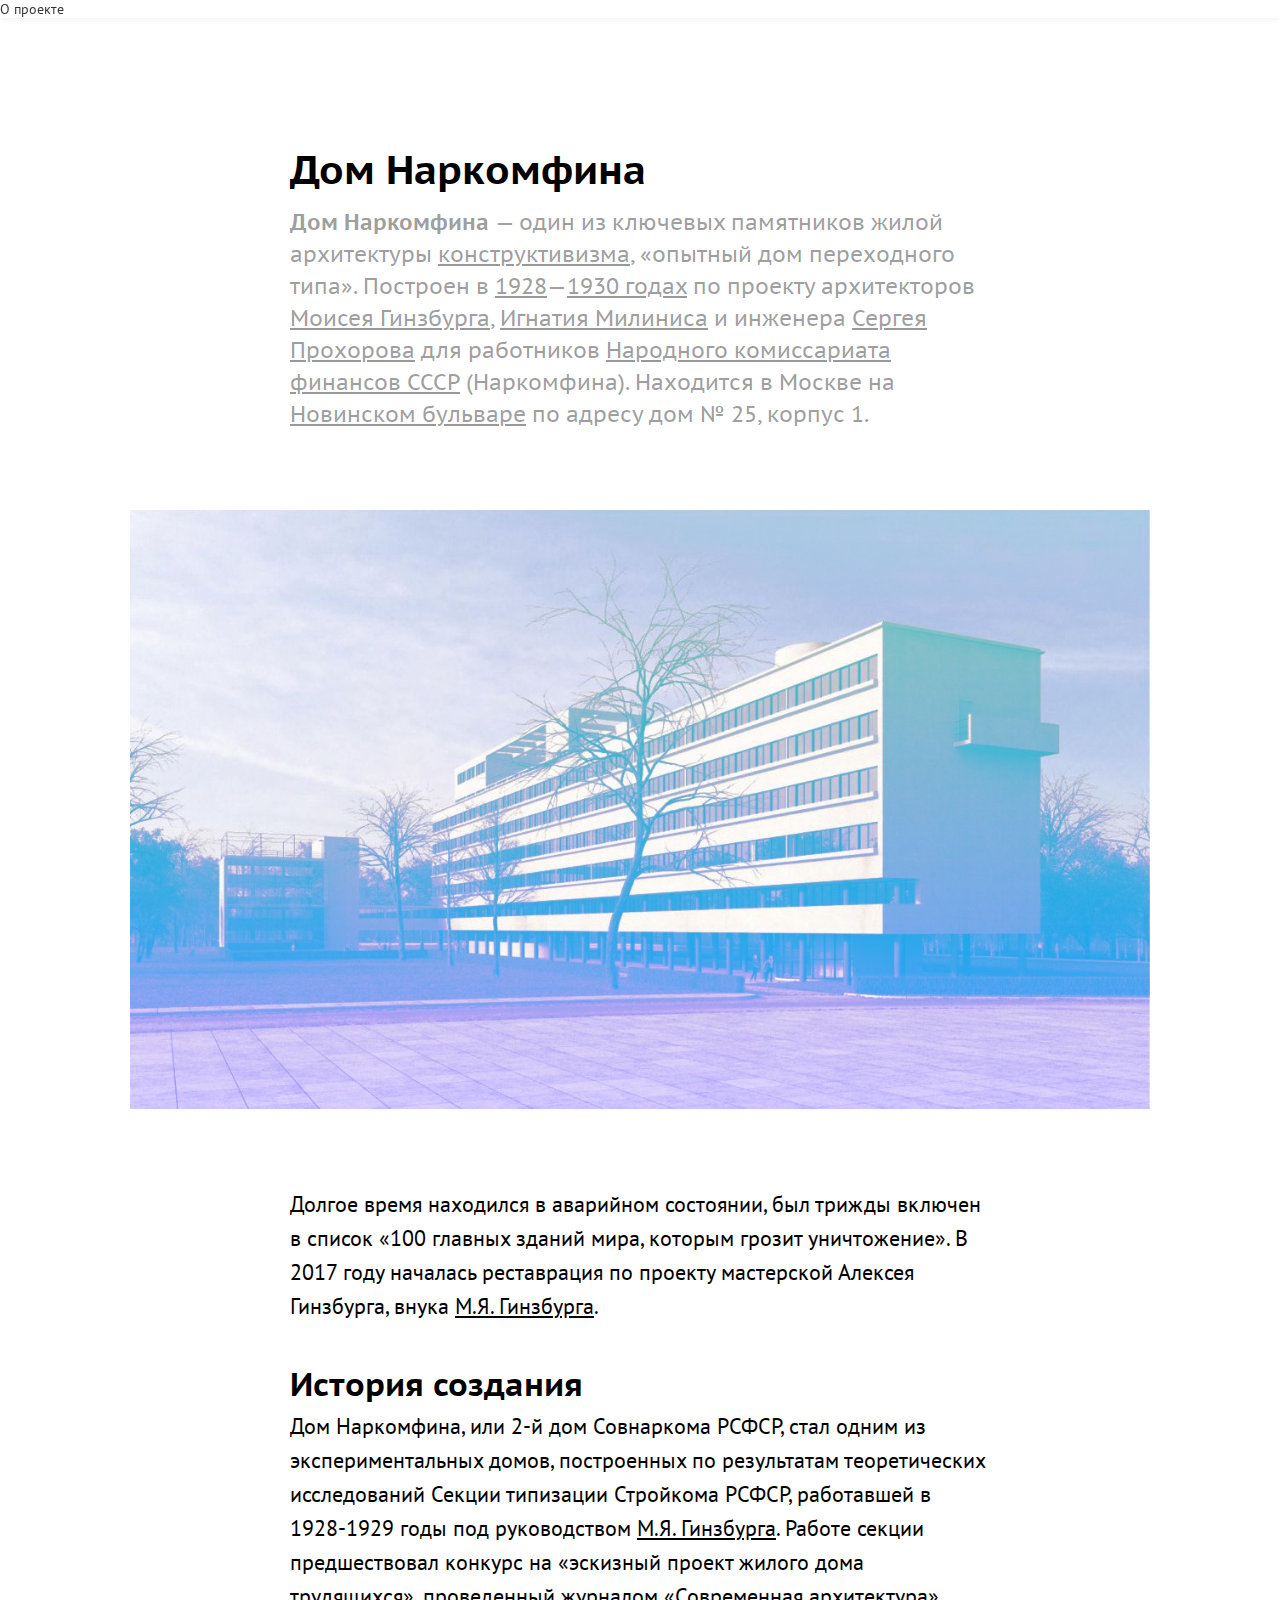
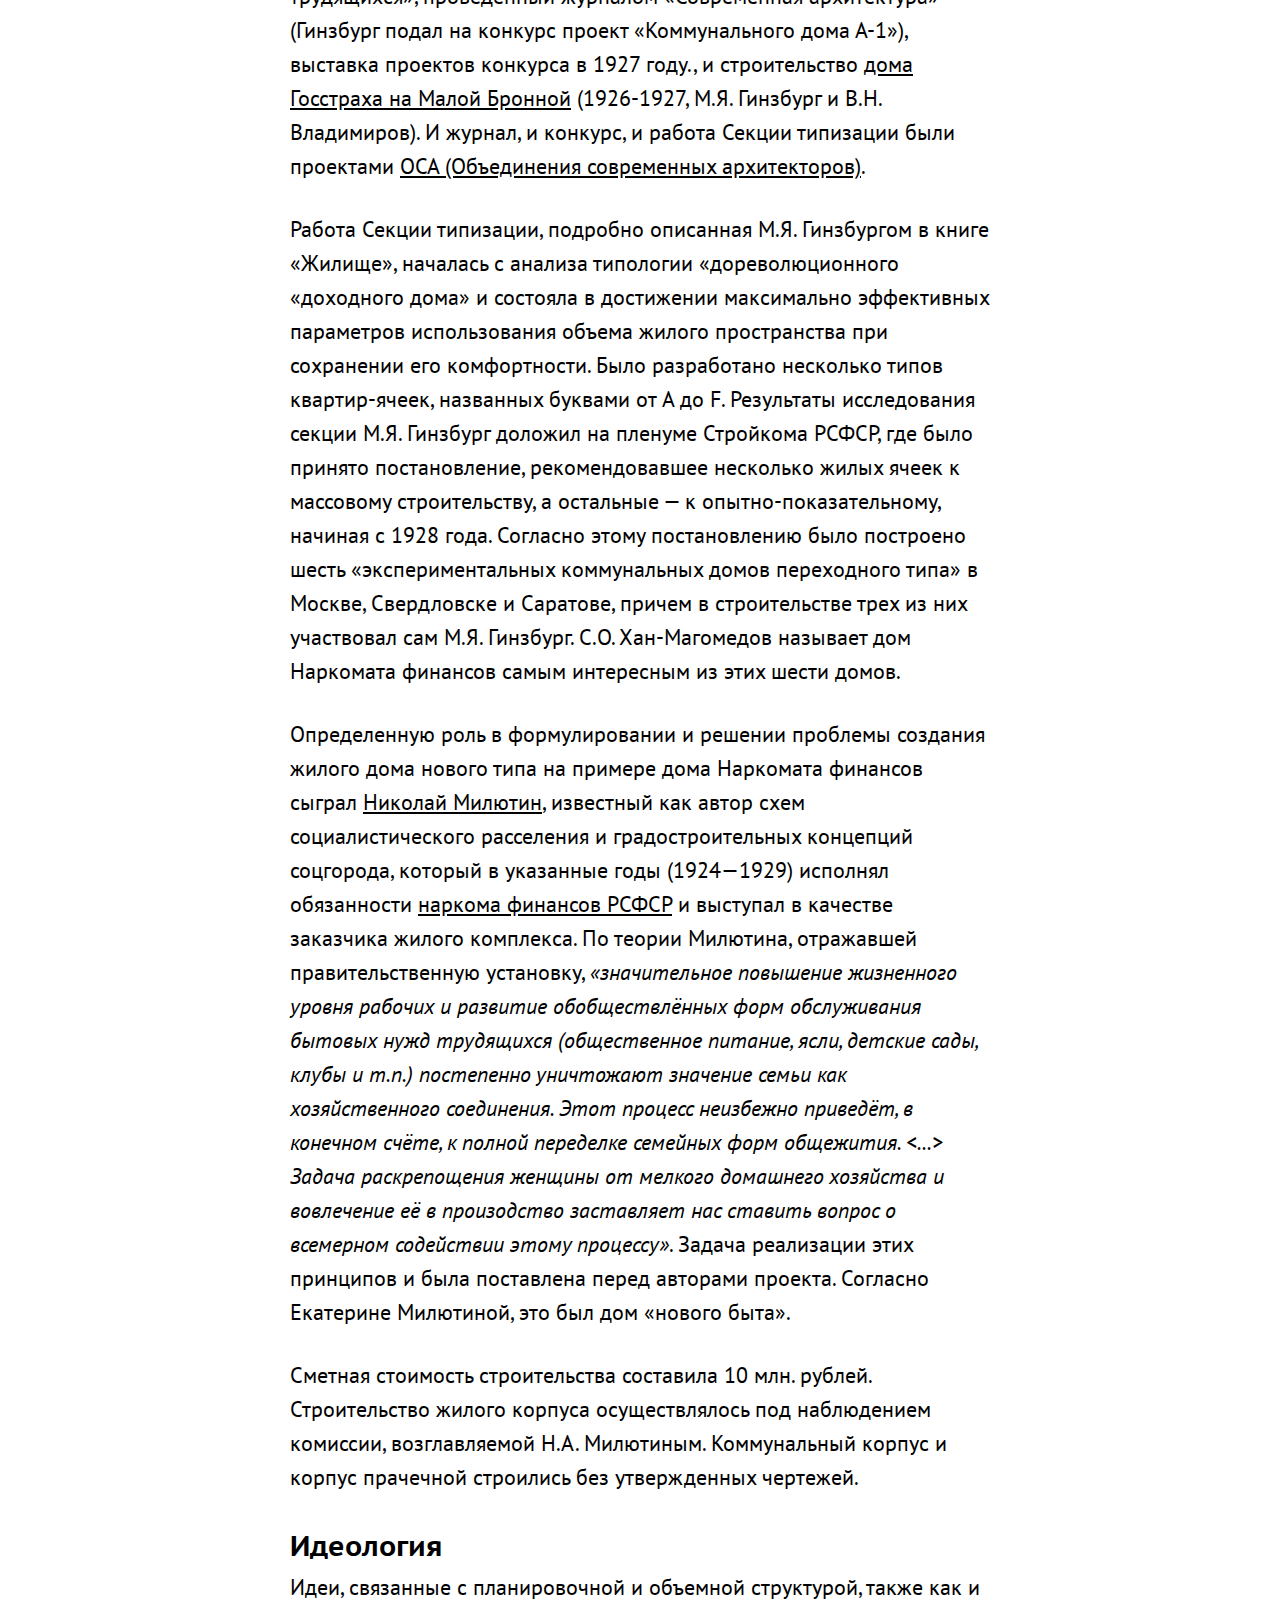
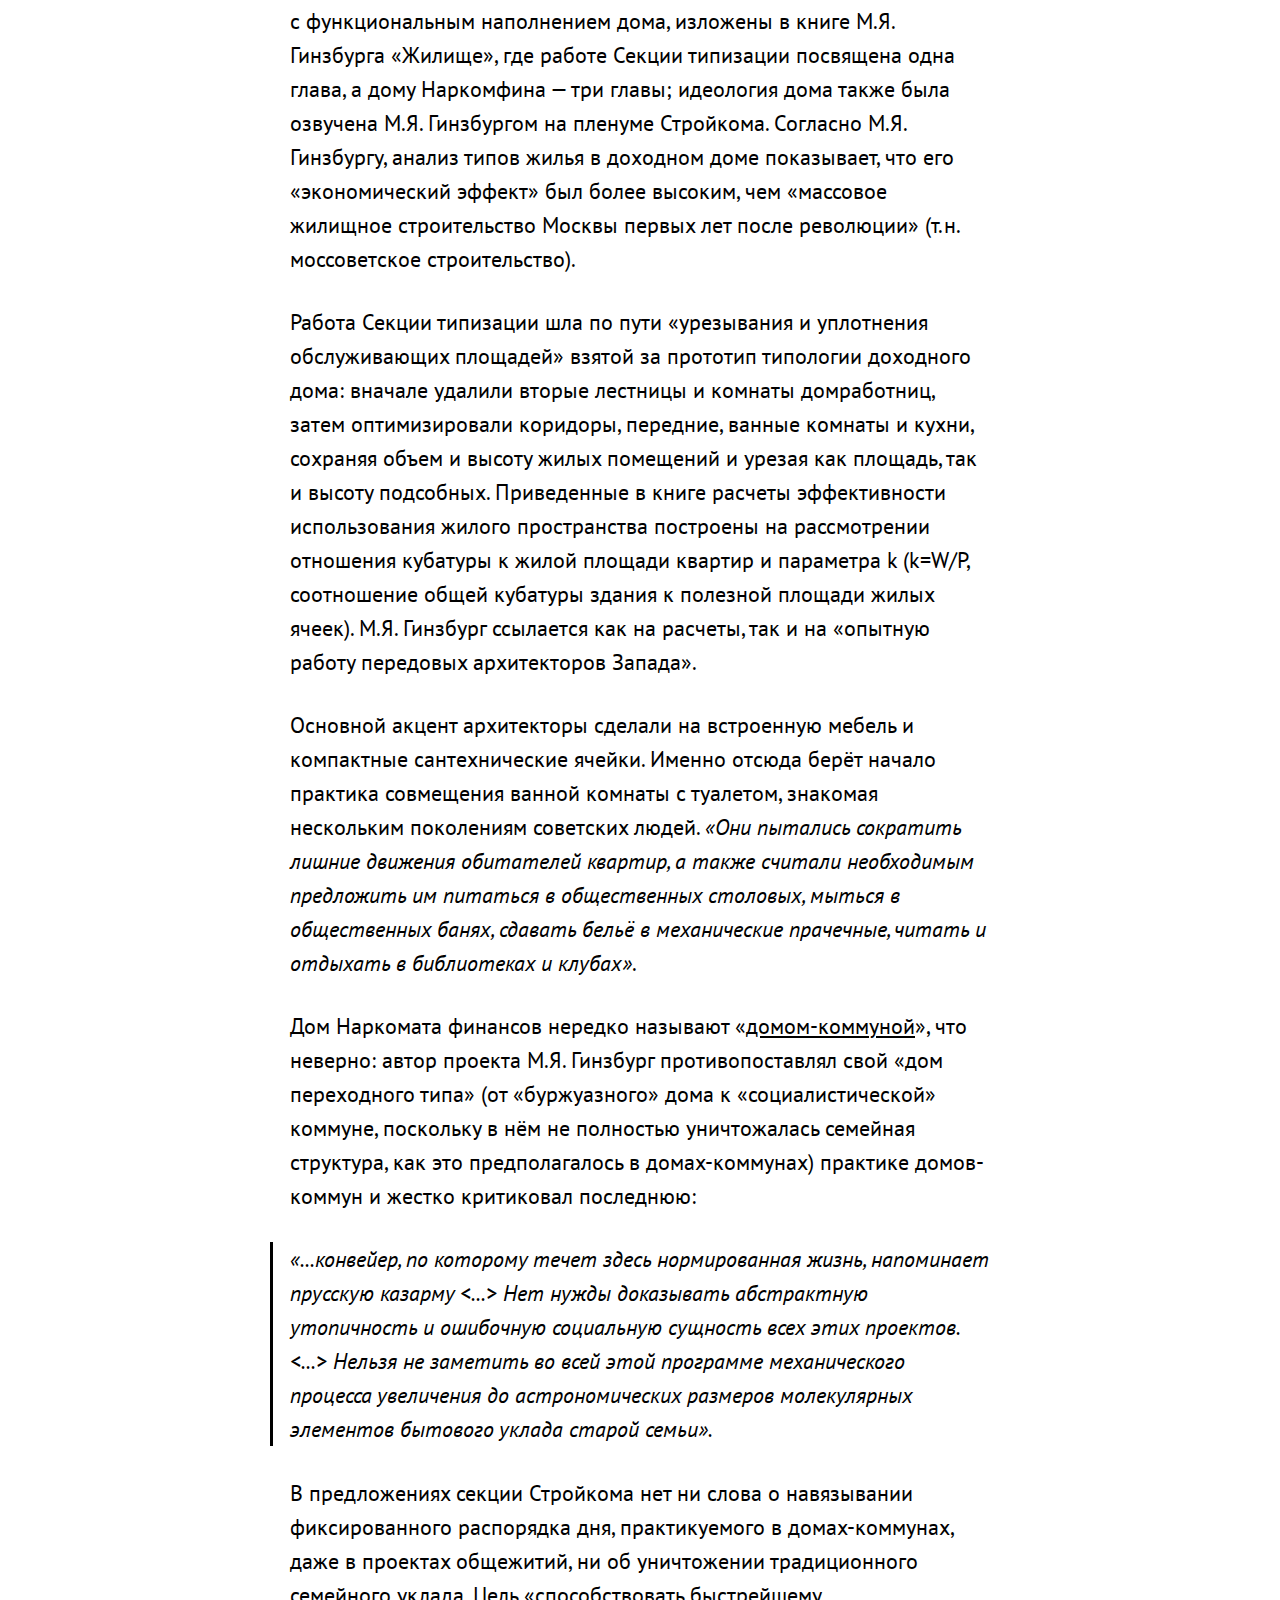
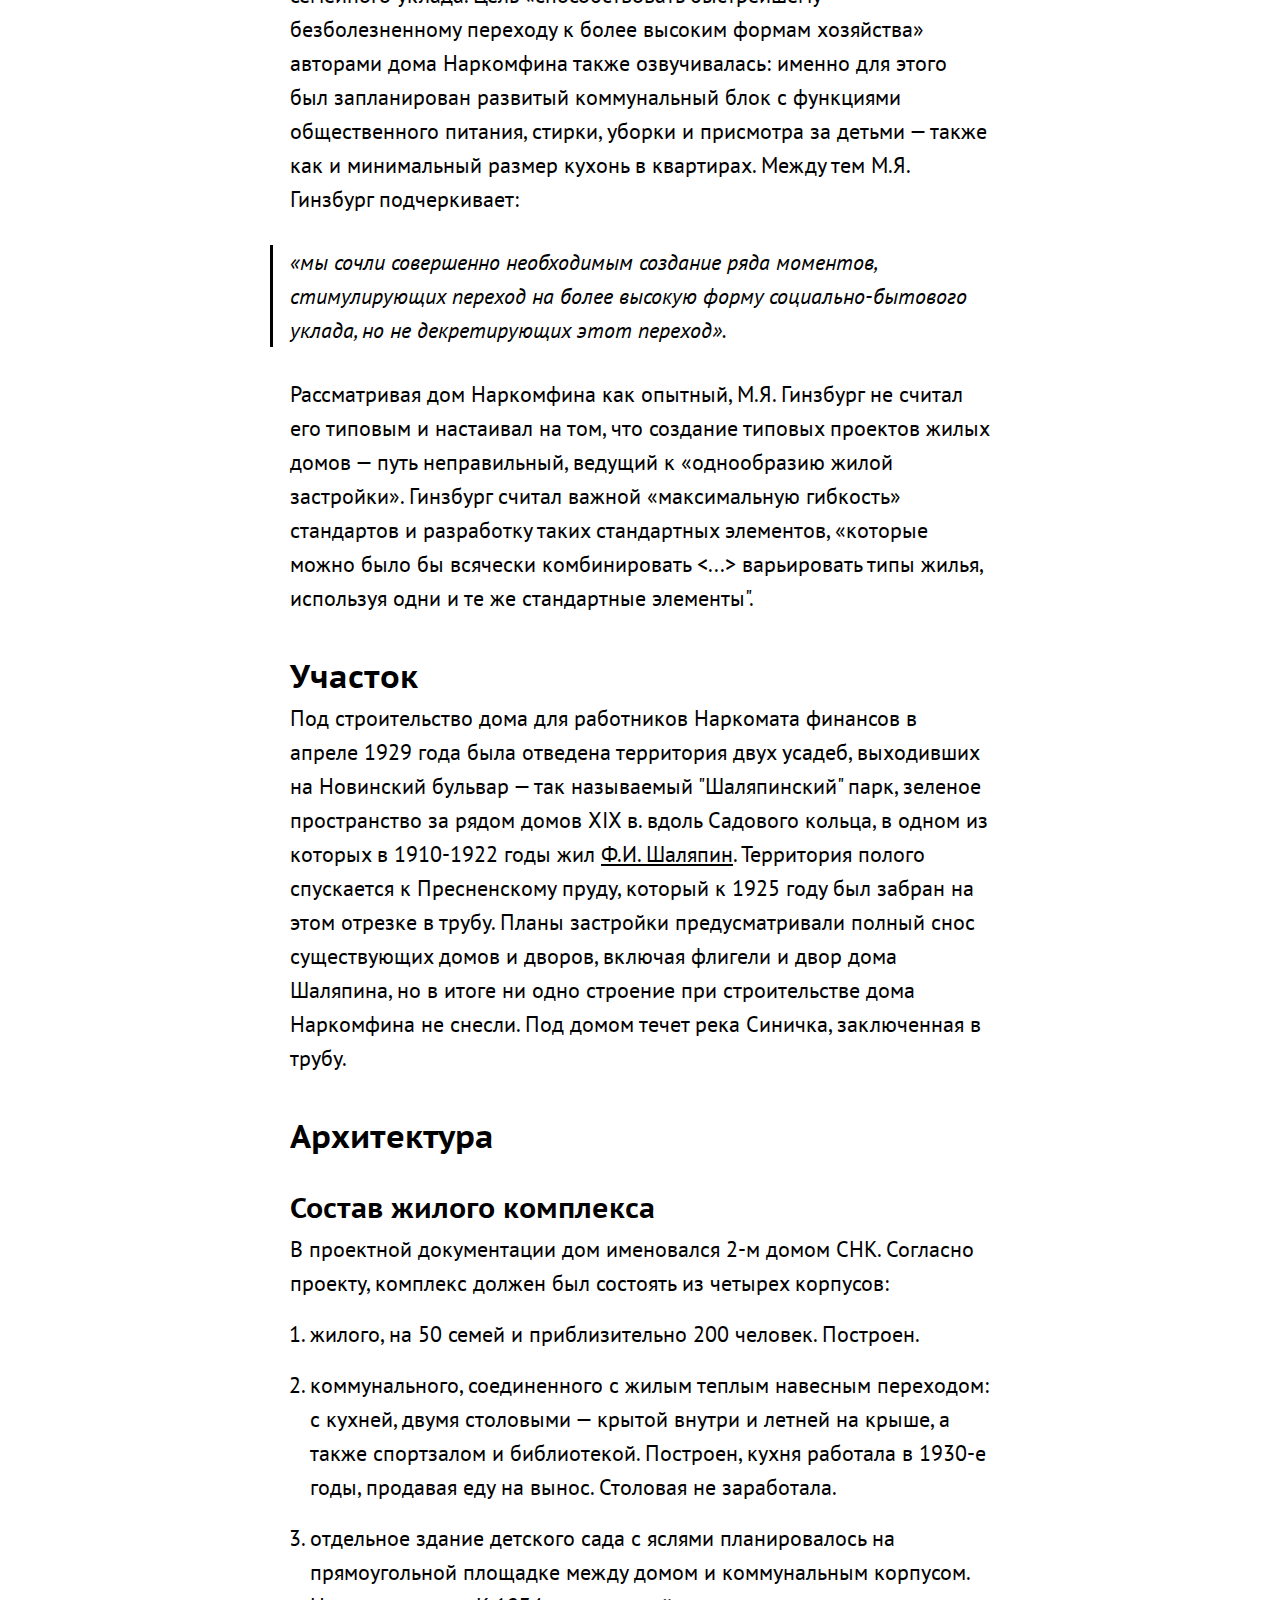
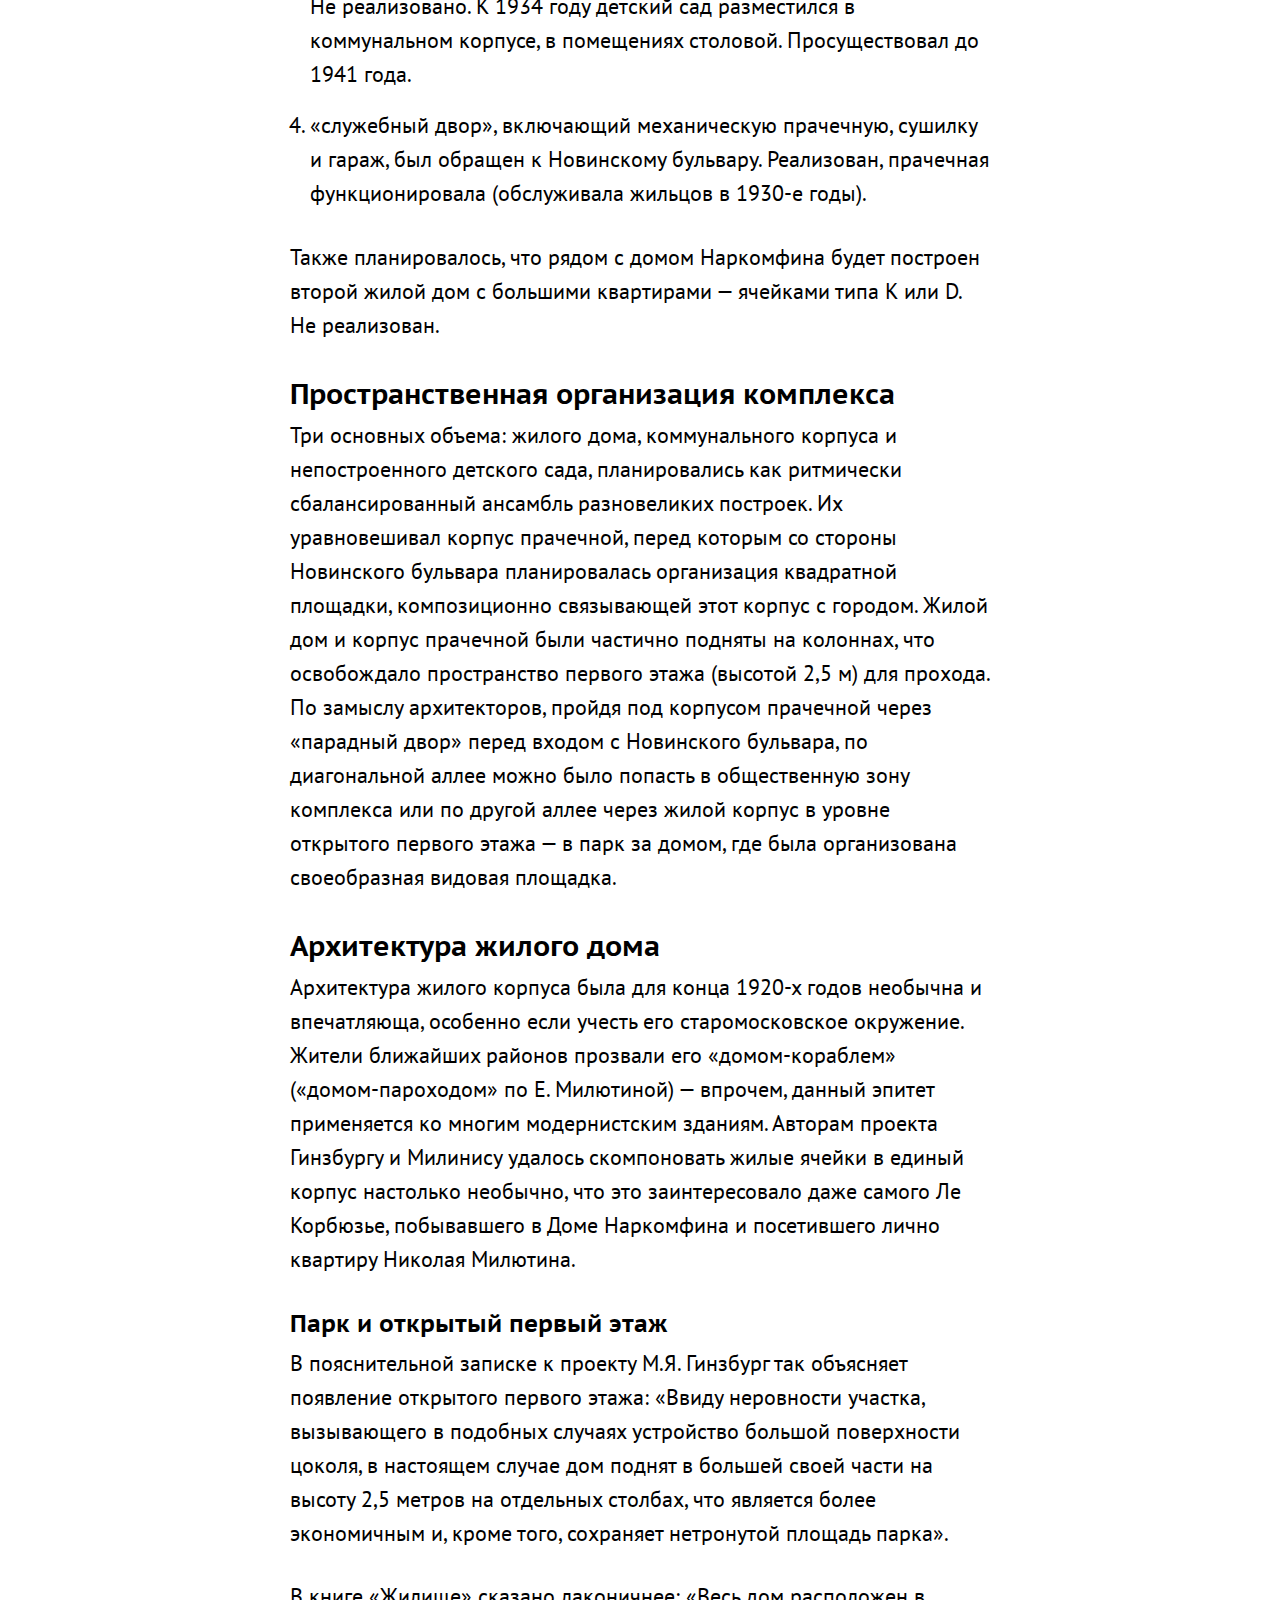
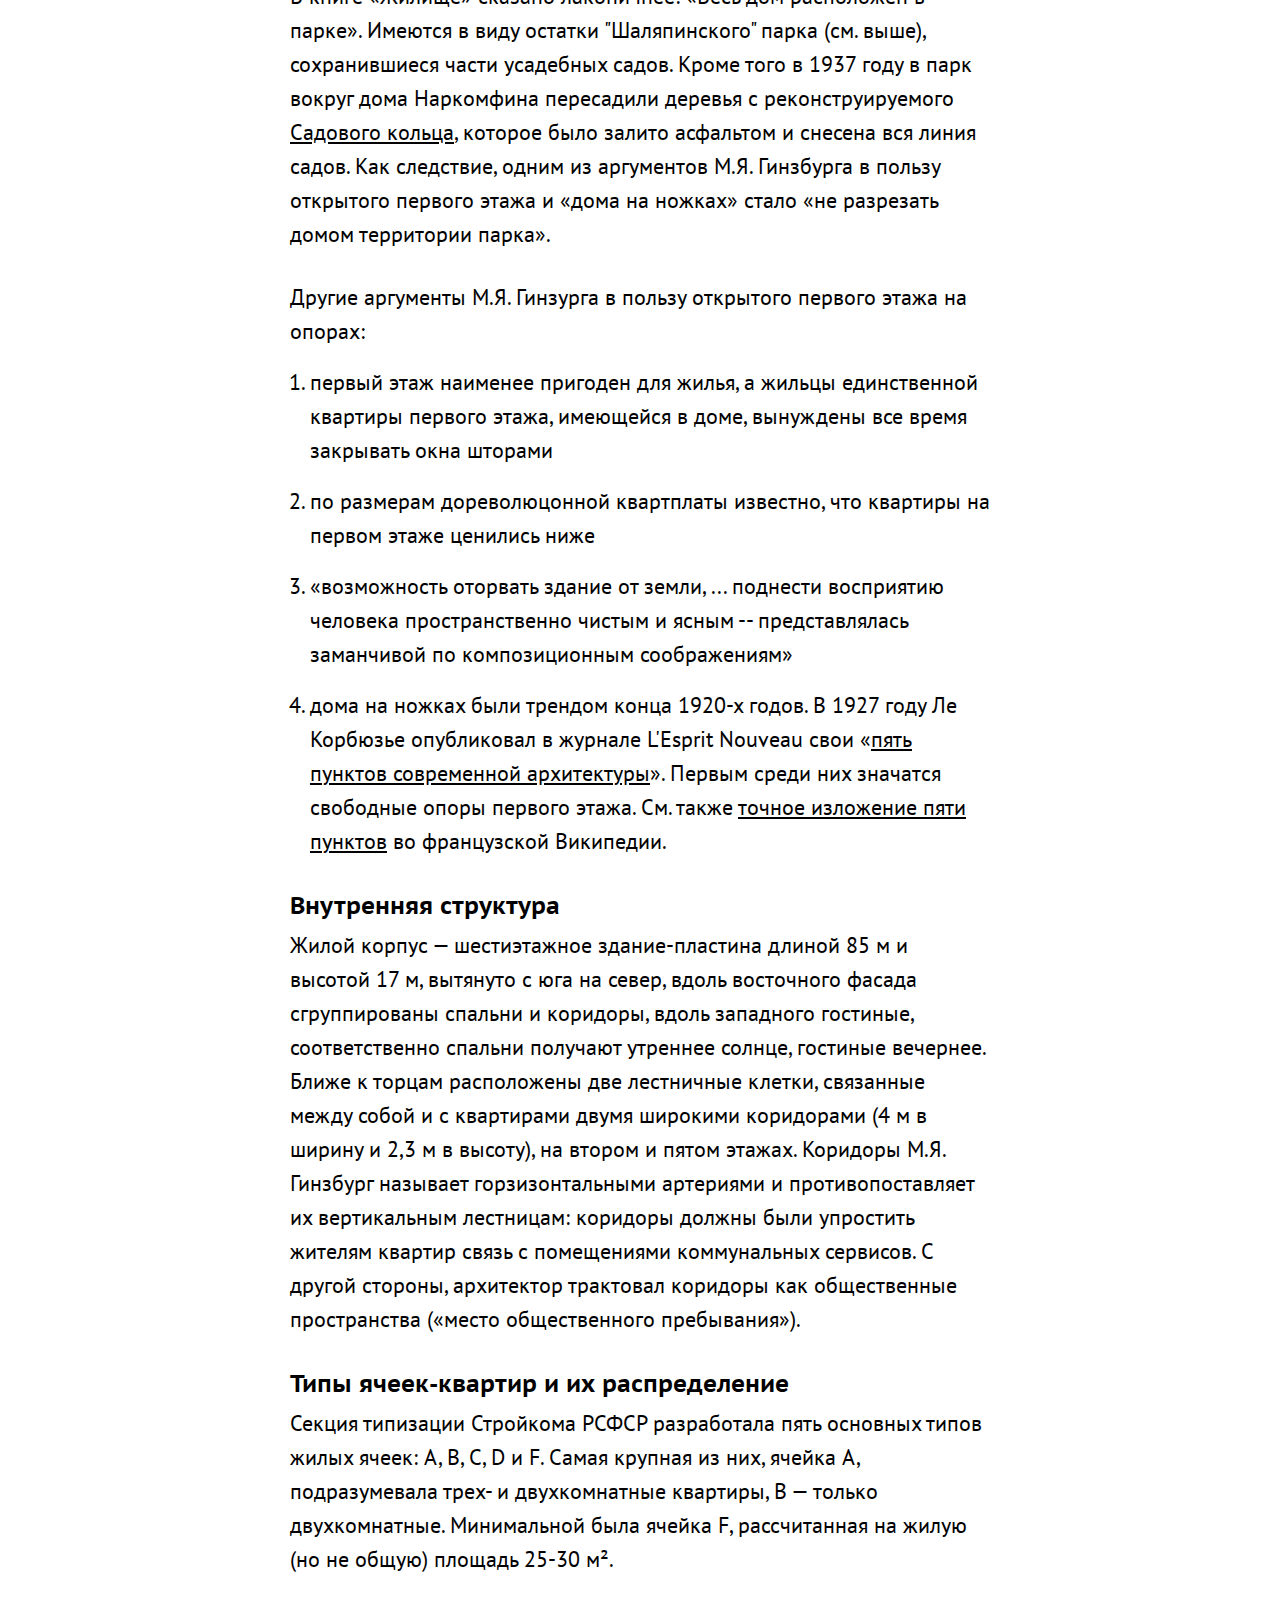
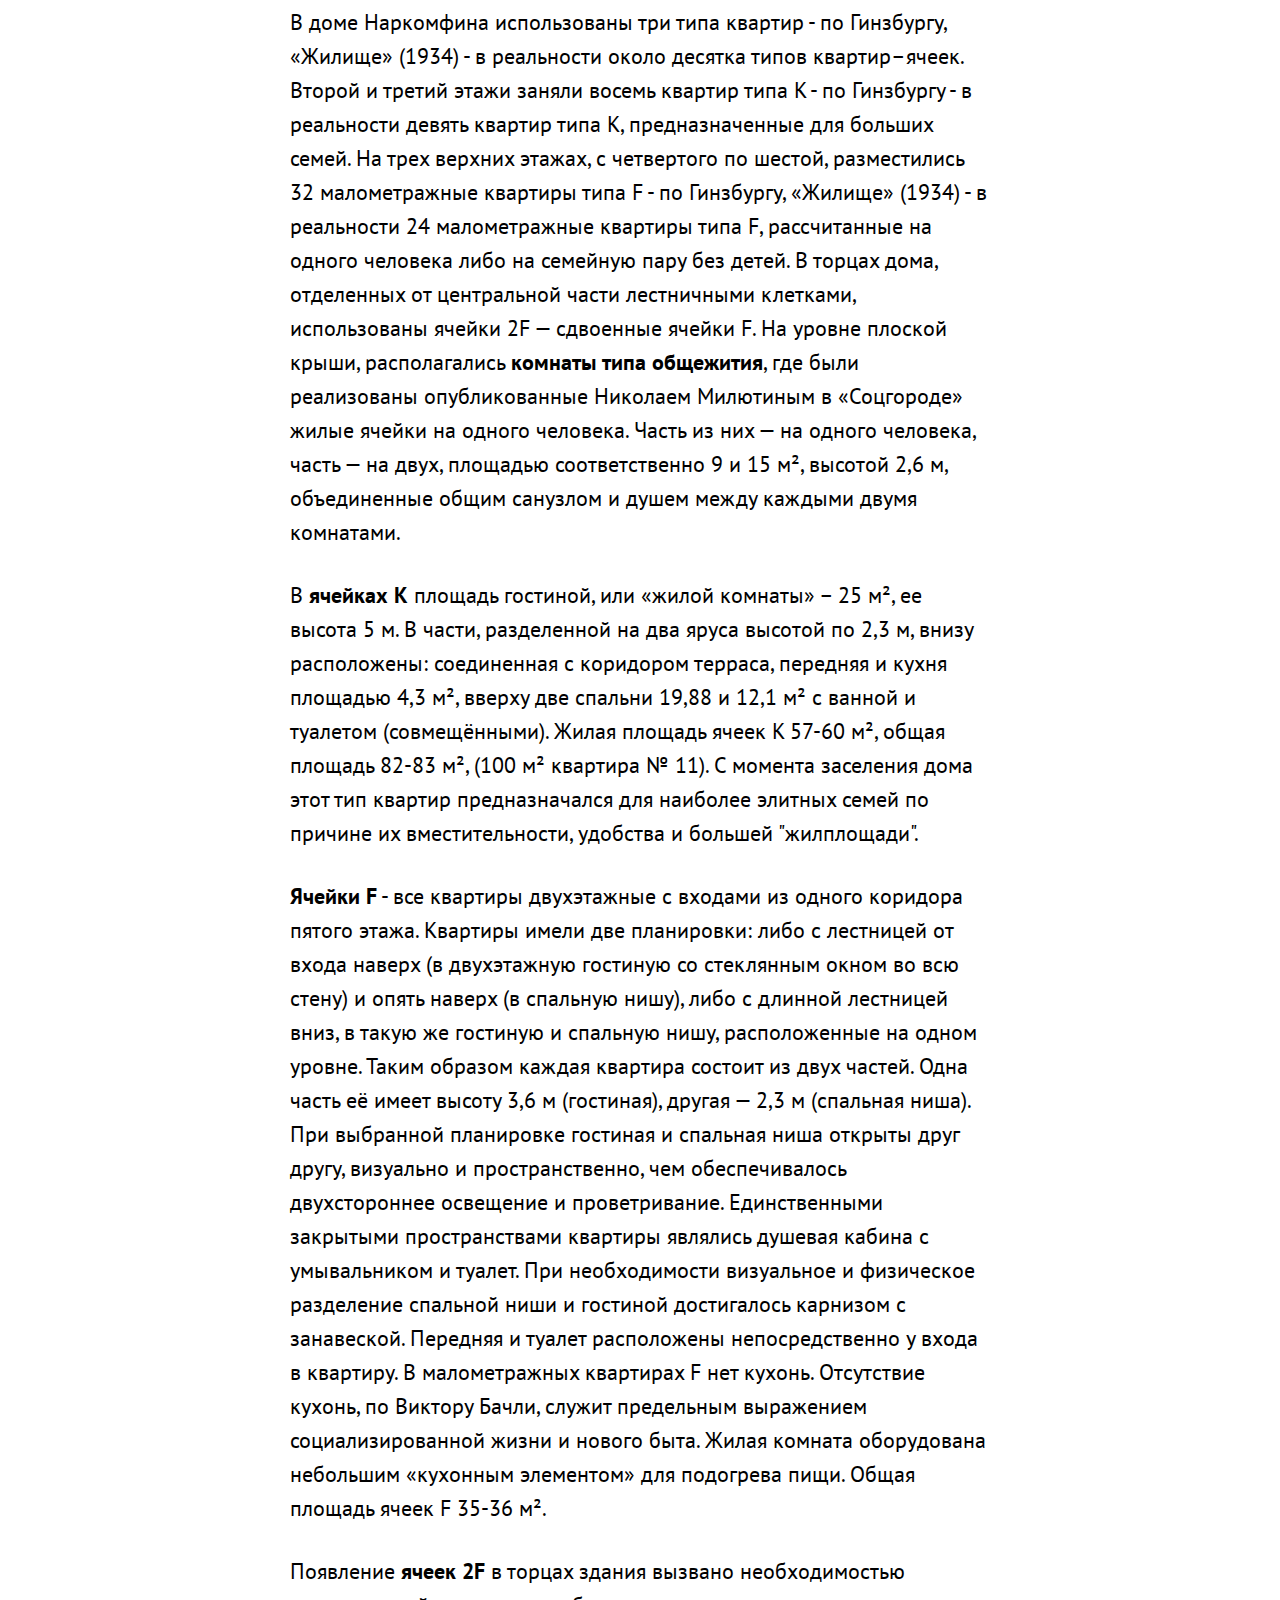
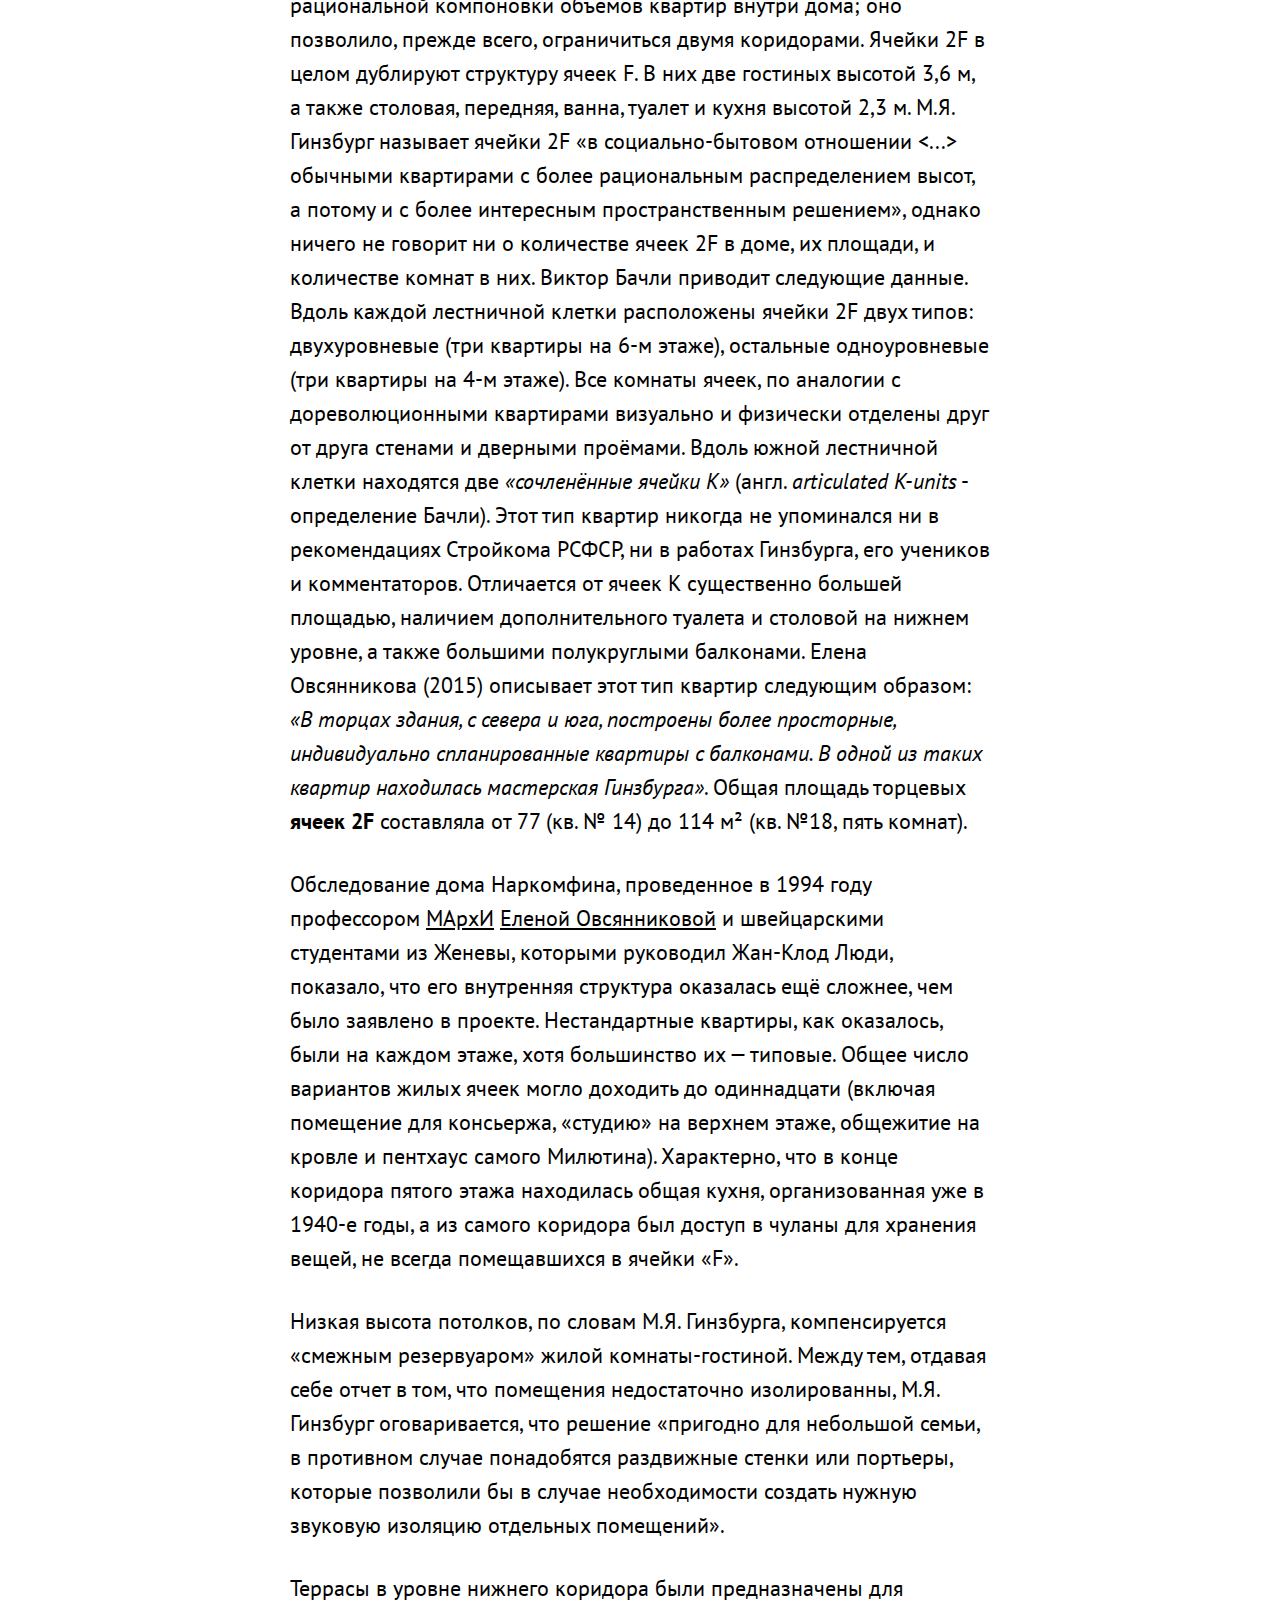
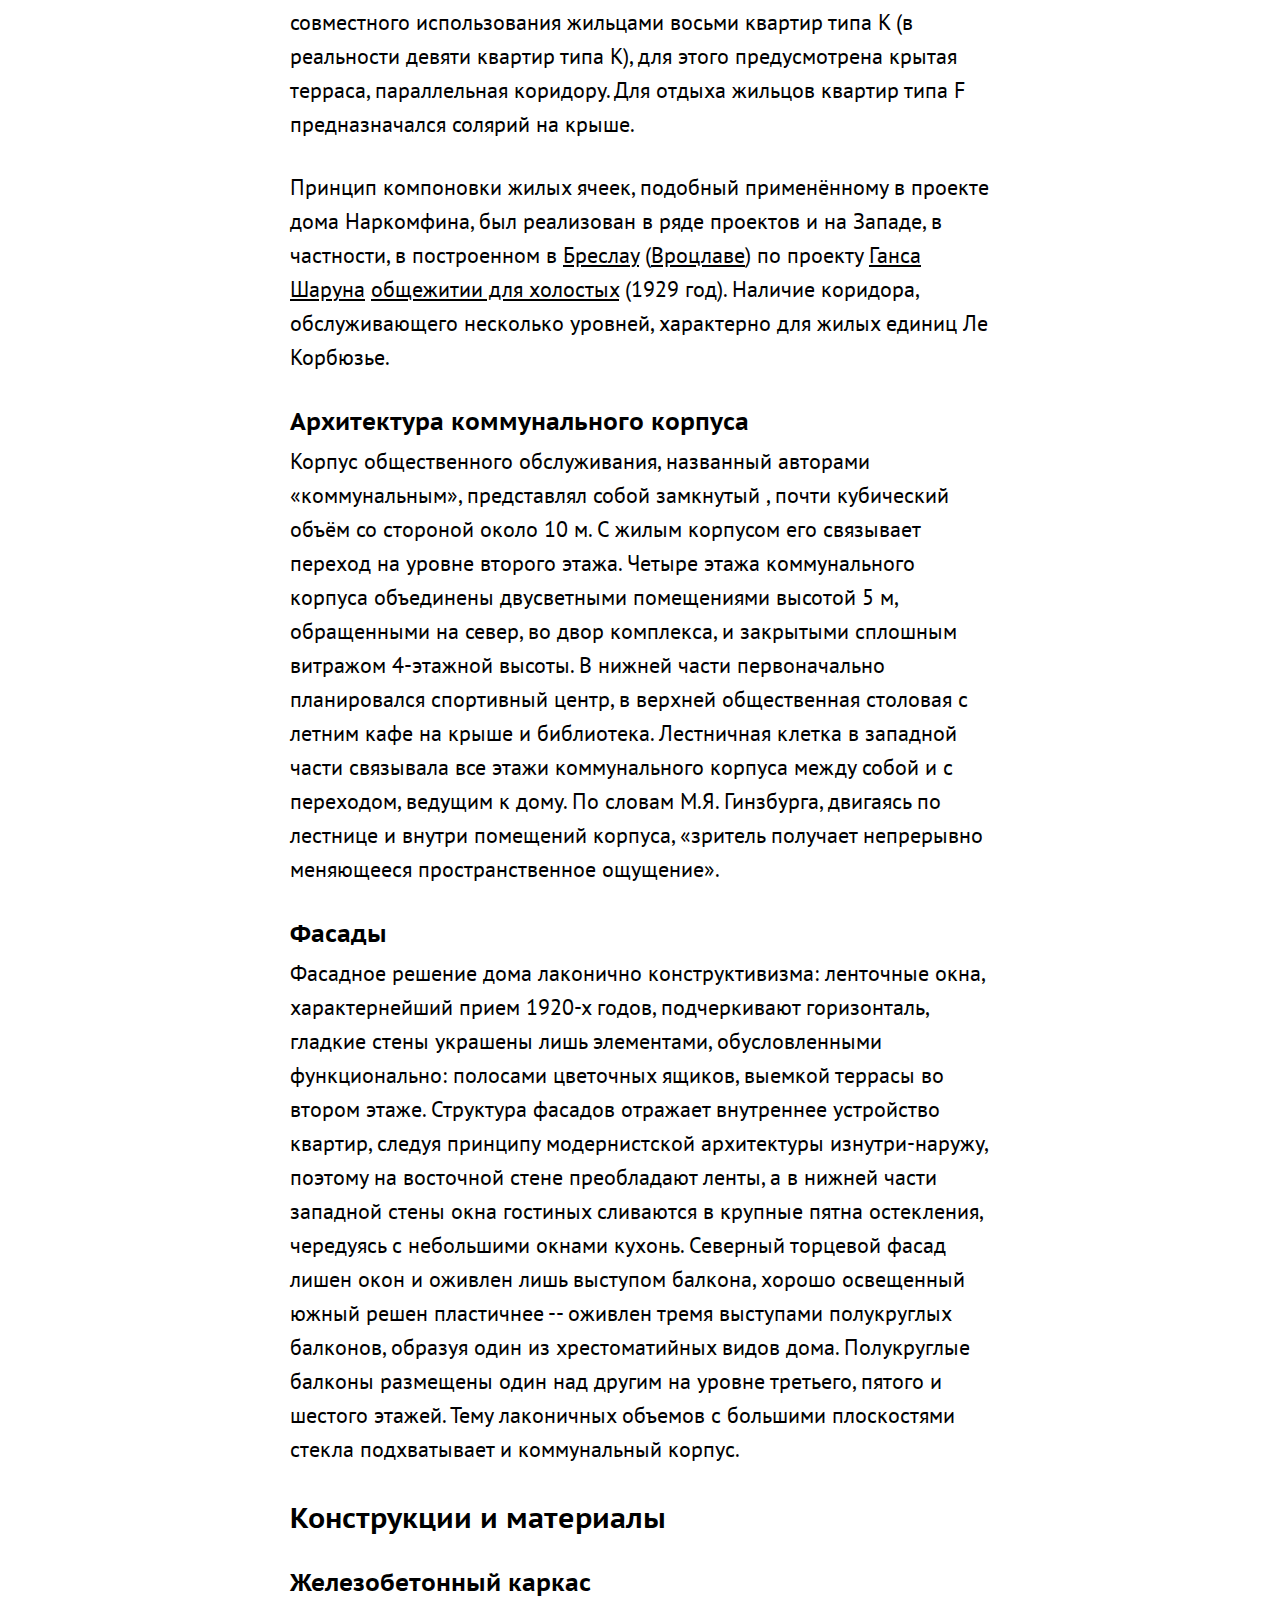
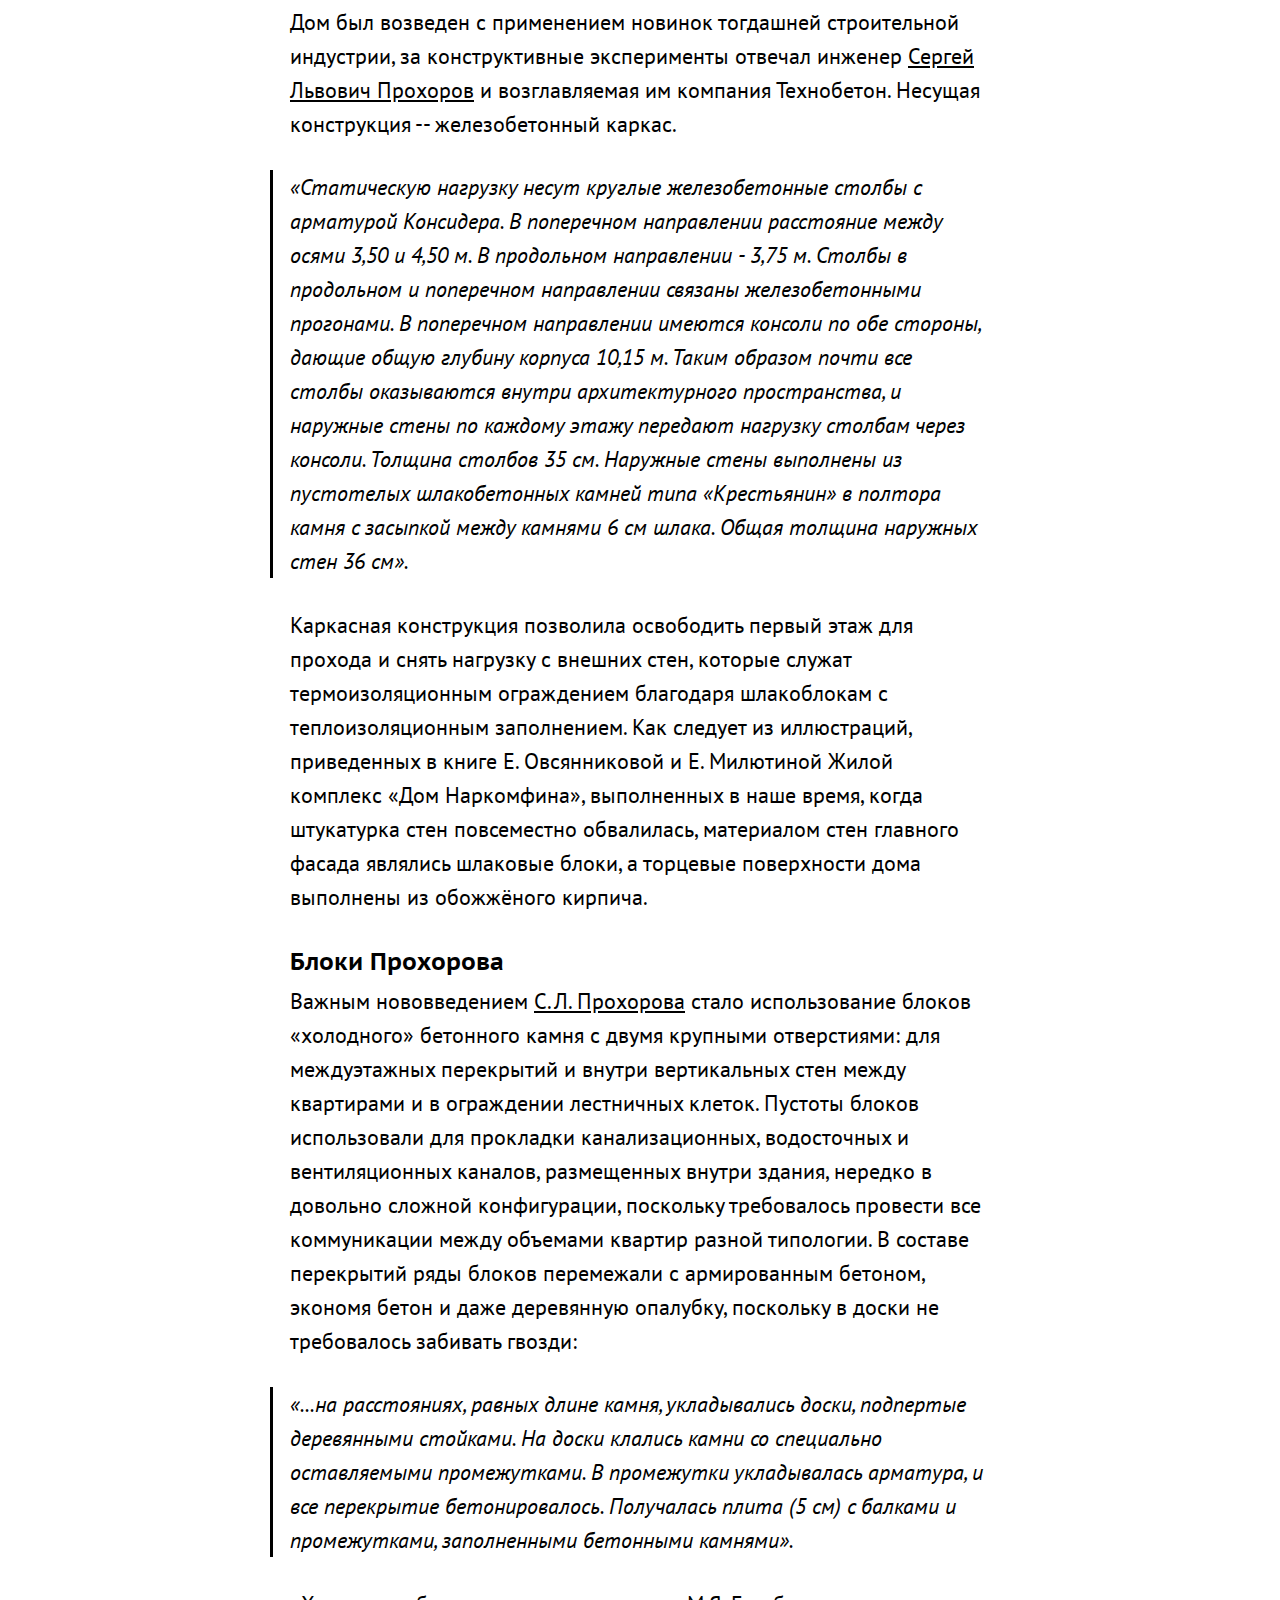
<file: narkomfin.html>
<!DOCTYPE html>
<html lang="ru" dir="ltr">
  <head>
    <meta charset="utf-8">
    <meta name="viewport" content="width=device-width, initial-scale=1.0">
    <title>Дом Наркомфина</title>
    <link rel="stylesheet" href="stylesheets/style.css">
    <script src="javascripts/jquery.js" charset="utf-8"></script>
    <script src="javascripts/sidebar.js" charset="utf-8"></script>

  </head>
  <body>

    <menu>
      <a href="posts.html"></a>
      <a href="index.html">О проекте</a>
    </menu>

    <nav>
      <ul>
        <li><a href="#h1-about">Дом Наркомфина</a></li>

        <li>
          <a href="#h2-history">История создания</a>

          <ul>
            <li><a href="#h3-ideology">Идеология</a></li>
          </ul>
        </li>

        <li><a href="#h2-space">Участок</a></li>

        <li>
          <a href="#h2-architecture">Архитектура</a>

          <ul>
            <li><a href="#h3-buildings">Состав жилого комплекса</a></li>
            <li><a href="#h3-organisation">Пространственная организация комплекса</a></li>
            <li><a href="#h3-architecture">Архитектура жилого дома</a></li>
            <li><a href="#h3-materials">Конструкции и материалы</a></li>
            <li><a href="#h3-interior">Интерьеры</a></li>
          </ul>
        </li>

        <li>
          <a href="#h2-critics">Критика проекта</a>

          <ul>
            <li><a href="#h3-tech">С технической стороны</a></li>
            <li><a href="#h3-live">С бытовой стороны</a></li>
          </ul>
        </li>

        <li>
          <a href="#h2-renovation">История эксплуатации и проект реставрации</a>

          <ul>
            <li><a href="#h3-environment">Развитие городского окружения</a></li>
            <li><a href="#h3-renovation">Перестройки</a></li>
            <li><a href="#h3-reasons">Причины ветхости дома</a></li>
            <li><a href="#h3-history">Новейшая история дома и реставрация</a></li>
          </ul>
        </li>

        <li><a href="#h2-influence">Значение проекта в исторической перспективе</a></li>

        <li>
          <a href="#h2-real-life">Реальная жизнь в доме Наркомфина</a>

          <ul>
            <li><a href="#h3-people">Известные жители</a></li>
          </ul>
        </li>

        <li><a href="#h2-more">См. также</a></li>
      </ul>
    </nav>

    <article>
      <h1 id="h1-about">Дом Наркомфина</h1>
      <p><b>Дом Наркомфина</b> — один из ключевых памятников жилой архитектуры <a href="https://ru.wikipedia.org/wiki/%D0%9A%D0%BE%D0%BD%D1%81%D1%82%D1%80%D1%83%D0%BA%D1%82%D0%B8%D0%B2%D0%B8%D0%B7%D0%BC_(%D0%B8%D1%81%D0%BA%D1%83%D1%81%D1%81%D1%82%D0%B2%D0%BE)">конструктивизма</a>, «опытный дом переходного типа». Построен в <a href="https://ru.wikipedia.org/wiki/1928_%D0%B3%D0%BE%D0%B4">1928</a>—<a href="https://ru.wikipedia.org/wiki/1930_%D0%B3%D0%BE%D0%B4">1930 годах</a> по проекту архитекторов <a href="https://ru.wikipedia.org/wiki/%D0%93%D0%B8%D0%BD%D0%B7%D0%B1%D1%83%D1%80%D0%B3,_%D0%9C%D0%BE%D0%B8%D1%81%D0%B5%D0%B9_%D0%AF%D0%BA%D0%BE%D0%B2%D0%BB%D0%B5%D0%B2%D0%B8%D1%87">Моисея Гинзбурга</a>, <a href="https://ru.wikipedia.org/wiki/%D0%9C%D0%B8%D0%BB%D0%B8%D0%BD%D0%B8%D1%81,_%D0%98%D0%B3%D0%BD%D0%B0%D1%82%D0%B8%D0%B9_%D0%A4%D1%80%D0%B0%D0%BD%D1%86%D0%B5%D0%B2%D0%B8%D1%87">Игнатия Милиниса</a> и инженера <a href="https://ru.wikipedia.org/wiki/%D0%A1%D0%B5%D1%80%D0%B3%D0%B5%D0%B9_%D0%9B%D1%8C%D0%B2%D0%BE%D0%B2%D0%B8%D1%87_%D0%9F%D1%80%D0%BE%D1%85%D0%BE%D1%80%D0%BE%D0%B2">Сергея Прохорова</a> для работников <a href="https://ru.wikipedia.org/wiki/%D0%9D%D0%B0%D1%80%D0%BE%D0%B4%D0%BD%D1%8B%D0%B9_%D0%BA%D0%BE%D0%BC%D0%B8%D1%81%D1%81%D0%B0%D1%80%D0%B8%D0%B0%D1%82_%D1%84%D0%B8%D0%BD%D0%B0%D0%BD%D1%81%D0%BE%D0%B2_%D0%A1%D0%A1%D0%A1%D0%A0">Народного комиссариата финансов СССР</a> (Наркомфина). Находится в Москве на <a href="https://ru.wikipedia.org/wiki/%D0%9D%D0%BE%D0%B2%D0%B8%D0%BD%D1%81%D0%BA%D0%B8%D0%B9_%D0%B1%D1%83%D0%BB%D1%8C%D0%B2%D0%B0%D1%80">Новинском бульваре</a> по адресу дом № 25, корпус 1.</p>

      <img src="images/narkomfin.jpg" alt="Дом Наркомфина">

      <p>Долгое время находился в аварийном состоянии, был трижды включен в список «100 главных зданий мира, которым грозит уничтожение». В 2017 году началась реставрация по проекту мастерской Алексея Гинзбурга, внука <a href="https://ru.wikipedia.org/wiki/%D0%93%D0%B8%D0%BD%D0%B7%D0%B1%D1%83%D1%80%D0%B3,_%D0%9C%D0%BE%D0%B8%D1%81%D0%B5%D0%B9_%D0%AF%D0%BA%D0%BE%D0%B2%D0%BB%D0%B5%D0%B2%D0%B8%D1%87">М.Я. Гинзбурга</a>.</p>

      <h2 id="h2-history">История создания</h2>
      <p>Дом Наркомфина, или 2-й дом Совнаркома РСФСР, стал одним из экспериментальных домов, построенных по результатам теоретических исследований Секции типизации Стройкома РСФСР, работавшей в 1928-1929 годы под руководством <a href="https://ru.wikipedia.org/wiki/%D0%93%D0%B8%D0%BD%D0%B7%D0%B1%D1%83%D1%80%D0%B3,_%D0%9C%D0%BE%D0%B8%D1%81%D0%B5%D0%B9_%D0%AF%D0%BA%D0%BE%D0%B2%D0%BB%D0%B5%D0%B2%D0%B8%D1%87">М.Я. Гинзбурга</a>. Работе секции предшествовал конкурс на «эскизный проект жилого дома трудящихся», проведенный журналом «Современная архитектура» (Гинзбург подал на конкурс проект «Коммунального дома А-1»), выставка проектов конкурса в 1927 году., и строительство <a href="https://ru.wikipedia.org/wiki/%D0%96%D0%B8%D0%BB%D0%BE%D0%B9_%D0%B4%D0%BE%D0%BC_%D0%93%D0%BE%D1%81%D1%81%D1%82%D1%80%D0%B0%D1%85%D0%B0_%D0%BD%D0%B0_%D0%9C%D0%B0%D0%BB%D0%BE%D0%B9_%D0%91%D1%80%D0%BE%D0%BD%D0%BD%D0%BE%D0%B9">дома Госстраха на Малой Бронной</a> (1926-1927, М.Я. Гинзбург и В.Н. Владимиров). И журнал, и конкурс, и работа Секции типизации были проектами <a href="https://ru.wikipedia.org/wiki/%D0%9E%D0%B1%D1%8A%D0%B5%D0%B4%D0%B8%D0%BD%D0%B5%D0%BD%D0%B8%D0%B5_%D1%81%D0%BE%D0%B2%D1%80%D0%B5%D0%BC%D0%B5%D0%BD%D0%BD%D1%8B%D1%85_%D0%B0%D1%80%D1%85%D0%B8%D1%82%D0%B5%D0%BA%D1%82%D0%BE%D1%80%D0%BE%D0%B2">ОСА (Объединения современных архитекторов)</a>.</p>
      <p>Работа Секции типизации, подробно описанная М.Я. Гинзбургом в книге «Жилище», началась с анализа типологии «дореволюционного «доходного дома» и состояла в достижении максимально эффективных параметров использования объема жилого пространства при сохранении его комфортности. Было разработано несколько типов квартир-ячеек, названных буквами от A до F. Результаты исследования секции М.Я. Гинзбург доложил на пленуме Стройкома РСФСР, где было принято постановление, рекомендовавшее несколько жилых ячеек к массовому строительству, а остальные — к опытно-показательному, начиная с 1928 года. Согласно этому постановлению было построено шесть «экспериментальных коммунальных домов переходного типа» в Москве, Свердловске и Саратове, причем в строительстве трех из них участвовал сам М.Я. Гинзбург. С.О. Хан-Магомедов называет дом Наркомата финансов самым интересным из этих шести домов.</p>
      <p>Определенную роль в формулировании и решении проблемы создания жилого дома нового типа на примере дома Наркомата финансов сыграл <a href="https://ru.wikipedia.org/wiki/%D0%9C%D0%B8%D0%BB%D1%8E%D1%82%D0%B8%D0%BD,_%D0%9D%D0%B8%D0%BA%D0%BE%D0%BB%D0%B0%D0%B9_%D0%90%D0%BB%D0%B5%D0%BA%D1%81%D0%B0%D0%BD%D0%B4%D1%80%D0%BE%D0%B2%D0%B8%D1%87">Николай Милютин</a>, известный как автор схем социалистического расселения и градостроительных концепций соцгорода, который в указанные годы (1924—1929) исполнял обязанности <a href="https://ru.wikipedia.org/wiki/%D0%9D%D0%B0%D1%80%D0%BE%D0%B4%D0%BD%D1%8B%D0%B9_%D0%BA%D0%BE%D0%BC%D0%B8%D1%81%D1%81%D0%B0%D1%80%D0%B8%D0%B0%D1%82_%D1%84%D0%B8%D0%BD%D0%B0%D0%BD%D1%81%D0%BE%D0%B2_%D0%A0%D0%A1%D0%A4%D0%A1%D0%A0">наркома финансов РСФСР</a> и выступал в качестве заказчика жилого комплекса. По теории Милютина, отражавшей правительственную установку, <i>«значительное повышение жизненного уровня рабочих и развитие обобществлённых форм обслуживания бытовых нужд трудящихся (общественное питание, ясли, детские сады, клубы и т.п.) постепенно уничтожают значение семьи как хозяйственного соединения. Этот процесс неизбежно приведёт, в конечном счёте, к полной переделке семейных форм общежития. <...> Задача раскрепощения женщины от мелкого домашнего хозяйства и вовлечение её в произодство заставляет нас ставить вопрос о всемерном содействии этому процессу»</i>. Задача реализации этих принципов и была поставлена перед авторами проекта. Согласно Екатерине Милютиной, это был дом «нового быта».</p>
      <p>Сметная стоимость строительства составила 10 млн. рублей. Строительство жилого корпуса осуществлялось под наблюдением комиссии, возглавляемой Н.А. Милютиным. Коммунальный корпус и корпус прачечной строились без утвержденных чертежей.</p>

      <h3 id="h3-ideology">Идеология</h3>
      <p>Идеи, связанные с планировочной и объемной структурой, также как и с функциональным наполнением дома, изложены в книге М.Я. Гинзбурга «Жилище», где работе Секции типизации посвящена одна глава, а дому Наркомфина — три главы; идеология дома также была озвучена М.Я. Гинзбургом на пленуме Стройкома. Согласно М.Я. Гинзбургу, анализ типов жилья в доходном доме показывает, что его «экономический эффект» был более высоким, чем «массовое жилищное строительство Москвы первых лет после революции» (т.н. моссоветское строительство).</p>
      <p>Работа Секции типизации шла по пути «урезывания и уплотнения обслуживающих площадей» взятой за прототип типологии доходного дома: вначале удалили вторые лестницы и комнаты домработниц, затем оптимизировали коридоры, передние, ванные комнаты и кухни, сохраняя объем и высоту жилых помещений и урезая как площадь, так и высоту подсобных. Приведенные в книге расчеты эффективности использования жилого пространства построены на рассмотрении отношения кубатуры к жилой площади квартир и параметра k (k=W/P, соотношение общей кубатуры здания к полезной площади жилых ячеек). М.Я. Гинзбург ссылается как на расчеты, так и на «опытную работу передовых архитекторов Запада».</p>
      <p>Основной акцент архитекторы сделали на встроенную мебель и компактные сантехнические ячейки. Именно отсюда берёт начало практика совмещения ванной комнаты с туалетом, знакомая нескольким поколениям советских людей. <i>«Они пытались сократить лишние движения обитателей квартир, а также считали необходимым предложить им питаться в общественных столовых, мыться в общественных банях, сдавать бельё в механические прачечные, читать и отдыхать в библиотеках и клубах»</i>.</p>
      <p>Дом Наркомата финансов нередко называют «<a href="https://ru.wikipedia.org/wiki/%D0%94%D0%BE%D0%BC-%D0%BA%D0%BE%D0%BC%D0%BC%D1%83%D0%BD%D0%B0">домом-коммуной</a>», что неверно: автор проекта М.Я. Гинзбург противопоставлял свой «дом переходного типа» (от «буржуазного» дома к «социалистической» коммуне, поскольку в нём не полностью уничтожалась семейная структура, как это предполагалось в домах-коммунах) практике домов-коммун и жестко критиковал последнюю:</p>

      <blockquote cite="https://ru.wikipedia.org/wiki/%D0%94%D0%BE%D0%BC_%D0%9D%D0%B0%D1%80%D0%BA%D0%BE%D0%BC%D1%84%D0%B8%D0%BD%D0%B0">
        «...конвейер, по которому течет здесь нормированная жизнь, напоминает прусскую казарму <...> Нет нужды доказывать абстрактную утопичность и ошибочную социальную сущность всех этих проектов. <...> Нельзя не заметить во всей этой программе механического процесса увеличения до астрономических размеров молекулярных элементов бытового уклада старой семьи».
      </blockquote>

      <p>В предложениях секции Стройкома нет ни слова о навязывании фиксированного распорядка дня, практикуемого в домах-коммунах, даже в проектах общежитий, ни об уничтожении традиционного семейного уклада. Цель «способствовать быстрейшему безболезненному переходу к более высоким формам хозяйства» авторами дома Наркомфина также озвучивалась: именно для этого был запланирован развитый коммунальный блок с функциями общественного питания, стирки, уборки и присмотра за детьми — также как и минимальный размер кухонь в квартирах. Между тем М.Я. Гинзбург подчеркивает:</p>
      <blockquote cite="https://ru.wikipedia.org/wiki/%D0%94%D0%BE%D0%BC_%D0%9D%D0%B0%D1%80%D0%BA%D0%BE%D0%BC%D1%84%D0%B8%D0%BD%D0%B0">«мы сочли совершенно необходимым создание ряда моментов, стимулирующих переход на более высокую форму социально-бытового уклада, но не декретирующих этот переход».</blockquote>
      <p>Рассматривая дом Наркомфина как опытный, М.Я. Гинзбург не считал его типовым и настаивал на том, что создание типовых проектов жилых домов — путь неправильный, ведущий к «однообразию жилой застройки». Гинзбург считал важной «максимальную гибкость» стандартов и разработку таких стандартных элементов, «которые можно было бы всячески комбинировать <...> варьировать типы жилья, используя одни и те же стандартные элементы".</p>

      <h2 id="h2-space">Участок</h2>
      <p>Под строительство дома для работников Наркомата финансов в апреле 1929 года была отведена территория двух усадеб, выходивших на Новинский бульвар — так называемый "Шаляпинский" парк, зеленое пространство за рядом домов XIX в. вдоль Садового кольца, в одном из которых в 1910-1922 годы жил <a href="https://ru.wikipedia.org/wiki/%D0%A8%D0%B0%D0%BB%D1%8F%D0%BF%D0%B8%D0%BD,_%D0%A4%D1%91%D0%B4%D0%BE%D1%80_%D0%98%D0%B2%D0%B0%D0%BD%D0%BE%D0%B2%D0%B8%D1%87">Ф.И. Шаляпин</a>. Территория полого спускается к Пресненскому пруду, который к 1925 году был забран на этом отрезке в трубу. Планы застройки предусматривали полный снос существующих домов и дворов, включая флигели и двор дома Шаляпина, но в итоге ни одно строение при строительстве дома Наркомфина не снесли. Под домом течет река Синичка, заключенная в трубу.</p>

      <h2 id="h2-architecture">Архитектура</h2>
      <h3 id="h3-buildings">Состав жилого комплекса</h3>
      <p>В проектной документации дом именовался 2-м домом СНК. Согласно проекту, комплекс должен был состоять из четырех корпусов:</p>

      <ol>
        <li>жилого, на 50 семей и приблизительно 200 человек. Построен.</li>
        <li>коммунального, соединенного с жилым теплым навесным переходом: с кухней, двумя столовыми — крытой внутри и летней на крыше, а также спортзалом и библиотекой. Построен, кухня работала в 1930-е годы, продавая еду на вынос. Столовая не заработала.</li>
        <li>отдельное здание детского сада с яслями планировалось на прямоугольной площадке между домом и коммунальным корпусом. Не реализовано. К 1934 году детский сад разместился в коммунальном корпусе, в помещениях столовой. Просуществовал до 1941 года.</li>
        <li>«служебный двор», включающий механическую прачечную, сушилку и гараж, был обращен к Новинскому бульвару. Реализован, прачечная функционировала (обслуживала жильцов в 1930-е годы).</li>
      </ol>

      <p>Также планировалось, что рядом с домом Наркомфина будет построен второй жилой дом с большими квартирами — ячейками типа К или D. Не реализован.</p>

      <h3 id="h3-organisation">Пространственная организация комплекса</h3>
      <p>Три основных объема: жилого дома, коммунального корпуса и непостроенного детского сада, планировались как ритмически сбалансированный ансамбль разновеликих построек. Их уравновешивал корпус прачечной, перед которым со стороны Новинского бульвара планировалась организация квадратной площадки, композиционно связывающей этот корпус с городом. Жилой дом и корпус прачечной были частично подняты на колоннах, что освобождало пространство первого этажа (высотой 2,5 м) для прохода. По замыслу архитекторов, пройдя под корпусом прачечной через «парадный двор» перед входом с Новинского бульвара, по диагональной аллее можно было попасть в общественную зону комплекса или по другой аллее через жилой корпус в уровне открытого первого этажа — в парк за домом, где была организована своеобразная видовая площадка.</p>

      <h3 id="h3-architecture">Архитектура жилого дома</h3>
      <p>Архитектура жилого корпуса была для конца 1920-х годов необычна и впечатляюща, особенно если учесть его старомосковское окружение. Жители ближайших районов прозвали его «домом-кораблем» («домом-пароходом» по Е. Милютиной) — впрочем, данный эпитет применяется ко многим модернистским зданиям. Авторам проекта Гинзбургу и Милинису удалось скомпоновать жилые ячейки в единый корпус настолько необычно, что это заинтересовало даже самого Ле Корбюзье, побывавшего в Доме Наркомфина и посетившего лично квартиру Николая Милютина.</p>

      <h4>Парк и открытый первый этаж</h4>
      <p>В пояснительной записке к проекту М.Я. Гинзбург так объясняет появление открытого первого этажа: «Ввиду неровности участка, вызывающего в подобных случаях устройство большой поверхности цоколя, в настоящем случае дом поднят в большей своей части на высоту 2,5 метров на отдельных столбах, что является более экономичным и, кроме того, сохраняет нетронутой площадь парка».</p>
      <p>В книге «Жилище» сказано лаконичнее: «Весь дом расположен в парке». Имеются в виду остатки "Шаляпинского" парка (см. выше), сохранившиеся части усадебных садов. Кроме того в 1937 году в парк вокруг дома Наркомфина пересадили деревья с реконструируемого <a href="https://ru.wikipedia.org/wiki/%D0%A1%D0%B0%D0%B4%D0%BE%D0%B2%D0%BE%D0%B5_%D0%BA%D0%BE%D0%BB%D1%8C%D1%86%D0%BE">Садового кольца</a>, которое было залито асфальтом и снесена вся линия садов. Как следствие, одним из аргументов М.Я. Гинзбурга в пользу открытого первого этажа и «дома на ножках» стало «не разрезать домом территории парка».</p>
      <p>Другие аргументы М.Я. Гинзурга в пользу открытого первого этажа на опорах:</p>

      <ol>
        <li>первый этаж наименее пригоден для жилья, а жильцы единственной квартиры первого этажа, имеющейся в доме, вынуждены все время закрывать окна шторами</li>
        <li>по размерам дореволюцонной квартплаты известно, что квартиры на первом этаже ценились ниже</li>
        <li>«возможность оторвать здание от земли, ... поднести восприятию человека пространственно чистым и ясным -- представлялась заманчивой по композиционным соображениям»</li>
        <li>дома на ножках были трендом конца 1920-х годов. В 1927 году Ле Корбюзье опубликовал в журнале L'Esprit Nouveau свои «<a href="https://ru.wikipedia.org/wiki/%D0%9F%D1%8F%D1%82%D1%8C_%D0%BE%D1%82%D0%BF%D1%80%D0%B0%D0%B2%D0%BD%D1%8B%D1%85_%D1%82%D0%BE%D1%87%D0%B5%D0%BA_%D1%81%D0%BE%D0%B2%D1%80%D0%B5%D0%BC%D0%B5%D0%BD%D0%BD%D0%BE%D0%B9_%D0%B0%D1%80%D1%85%D0%B8%D1%82%D0%B5%D0%BA%D1%82%D1%83%D1%80%D1%8B">пять пунктов современной архитектуры</a>». Первым среди них значатся свободные опоры первого этажа. См. также <a href="https://fr.wikipedia.org/wiki/Cinq_points_de_l%27architecture_moderne">точное изложение пяти пунктов</a> во французской Википедии.</li>
      </ol>

      <h4>Внутренняя структура</h4>
      <p>Жилой корпус — шестиэтажное здание-пластина длиной 85 м и высотой 17 м, вытянуто с юга на север, вдоль восточного фасада сгруппированы спальни и коридоры, вдоль западного гостиные, соответственно спальни получают утреннее солнце, гостиные вечернее. Ближе к торцам расположены две лестничные клетки, связанные между собой и с квартирами двумя широкими коридорами (4 м в ширину и 2,3 м в высоту), на втором и пятом этажах. Коридоры М.Я. Гинзбург называет горзизонтальными артериями и противопоставляет их вертикальным лестницам: коридоры должны были упростить жителям квартир связь с помещениями коммунальных сервисов. С другой стороны, архитектор трактовал коридоры как общественные пространства («место общественного пребывания»).</p>

      <h4>Типы ячеек-квартир и их распределение</h4>
      <p>Секция типизации Стройкома РСФСР разработала пять основных типов жилых ячеек: A, B, C, D и F. Самая крупная из них, ячейка A, подразумевала трех- и двухкомнатные квартиры, B — только двухкомнатные. Минимальной была ячейка F, рассчитанная на жилую (но не общую) площадь 25-30 м².</p>
      <p>В доме Наркомфина использованы три типа квартир - по Гинзбургу, «Жилище» (1934) - в реальности около десятка типов квартир–ячеек. Второй и третий этажи заняли восемь квартир типа K - по Гинзбургу - в реальности девять квартир типа K, предназначенные для больших семей. На трех верхних этажах, с четвертого по шестой, разместились 32 малометражные квартиры типа F - по Гинзбургу, «Жилище» (1934) - в реальности 24 малометражные квартиры типа F, рассчитанные на одного человека либо на семейную пару без детей. В торцах дома, отделенных от центральной части лестничными клетками, использованы ячейки 2F — сдвоенные ячейки F. На уровне плоской крыши, располагались <b>комнаты типа общежития</b>, где были реализованы опубликованные Николаем Милютиным в «Соцгороде» жилые ячейки на одного человека. Часть из них — на одного человека, часть — на двух, площадью соответственно 9 и 15 м², высотой 2,6 м, объединенные общим санузлом и душем между каждыми двумя комнатами.</p>
      <p>В <b>ячейках K</b> площадь гостиной, или «жилой комнаты» – 25 м², ее высота 5 м. В части, разделенной на два яруса высотой по 2,3 м, внизу расположены: соединенная с коридором терраса, передняя и кухня площадью 4,3 м², вверху две спальни 19,88 и 12,1 м² с ванной и туалетом (совмещёнными). Жилая площадь ячеек K 57-60 м², общая площадь 82-83 м², (100 м² квартира № 11). С момента заселения дома этот тип квартир предназначался для наиболее элитных семей по причине их вместительности, удобства и большей "жилплощади".</p>
      <p><b>Ячейки F</b> - все квартиры двухэтажные с входами из одного коридора пятого этажа. Квартиры имели две планировки: либо с лестницей от входа наверх (в двухэтажную гостиную со стеклянным окном во всю стену) и опять наверх (в спальную нишу), либо с длинной лестницей вниз, в такую же гостиную и спальную нишу, расположенные на одном уровне. Таким образом каждая квартира состоит из двух частей. Одна часть её имеет высоту 3,6 м (гостиная), другая — 2,3 м (спальная ниша). При выбранной планировке гостиная и спальная ниша открыты друг другу, визуально и пространственно, чем обеспечивалось двухстороннее освещение и проветривание. Единственными закрытыми пространствами квартиры являлись душевая кабина с умывальником и туалет. При необходимости визуальное и физическое разделение спальной ниши и гостиной достигалось карнизом с занавеской. Передняя и туалет расположены непосредственно у входа в квартиру. В малометражных квартирах F нет кухонь. Отсутствие кухонь, по Виктору Бачли, служит предельным выражением социализированной жизни и нового быта. Жилая комната оборудована небольшим «кухонным элементом» для подогрева пищи. Общая площадь ячеек F 35-36 м².</p>
      <p>Появление <b>ячеек 2F</b> в торцах здания вызвано необходимостью рациональной компоновки объемов квартир внутри дома; оно позволило, прежде всего, ограничиться двумя коридорами. Ячейки 2F в целом дублируют структуру ячеек F. В них две гостиных высотой 3,6 м, а также столовая, передняя, ванна, туалет и кухня высотой 2,3 м. М.Я. Гинзбург называет ячейки 2F «в социально-бытовом отношении <...> обычными квартирами с более рациональным распределением высот, а потому и с более интересным пространственным решением», однако ничего не говорит ни о количестве ячеек 2F в доме, их площади, и количестве комнат в них. Виктор Бачли приводит следующие данные. Вдоль каждой лестничной клетки расположены ячейки 2F двух типов: двухуровневые (три квартиры на 6-м этаже), остальные одноуровневые (три квартиры на 4-м этаже). Все комнаты ячеек, по аналогии с дореволюционными квартирами визуально и физически отделены друг от друга стенами и дверными проёмами. Вдоль южной лестничной клетки находятся две <i>«сочленённые ячейки К»</i> (англ. <i>articulated K-units</i> - определение Бачли). Этот тип квартир никогда не упоминался ни в рекомендациях Стройкома РСФСР, ни в работах Гинзбурга, его учеников и комментаторов. Отличается от ячеек К существенно большей площадью, наличием дополнительного туалета и столовой на нижнем уровне, а также большими полукруглыми балконами. Елена Овсянникова (2015) описывает этот тип квартир следующим образом: <i>«В торцах здания, с севера и юга, построены более просторные, индивидуально спланированные квартиры с балконами. В одной из таких квартир находилась мастерская Гинзбурга»</i>. Общая площадь торцевых <b>ячеек 2F</b> составляла от 77 (кв. № 14) до 114 м² (кв. №18, пять комнат).</p>
      <p>Обследование дома Наркомфина, проведенное в 1994 году профессором <a href="https://ru.wikipedia.org/wiki/%D0%9C%D0%BE%D1%81%D0%BA%D0%BE%D0%B2%D1%81%D0%BA%D0%B8%D0%B9_%D0%B0%D1%80%D1%85%D0%B8%D1%82%D0%B5%D0%BA%D1%82%D1%83%D1%80%D0%BD%D1%8B%D0%B9_%D0%B8%D0%BD%D1%81%D1%82%D0%B8%D1%82%D1%83%D1%82_(%D0%B3%D0%BE%D1%81%D1%83%D0%B4%D0%B0%D1%80%D1%81%D1%82%D0%B2%D0%B5%D0%BD%D0%BD%D0%B0%D1%8F_%D0%B0%D0%BA%D0%B0%D0%B4%D0%B5%D0%BC%D0%B8%D1%8F)">МАрхИ</a> <a href="https://ru.wikipedia.org/wiki/%D0%9E%D0%B2%D1%81%D1%8F%D0%BD%D0%BD%D0%B8%D0%BA%D0%BE%D0%B2%D0%B0,_%D0%95%D0%BB%D0%B5%D0%BD%D0%B0_%D0%91%D0%BE%D1%80%D0%B8%D1%81%D0%BE%D0%B2%D0%BD%D0%B0">Еленой Овсянниковой</a> и швейцарскими студентами из Женевы, которыми руководил Жан-Клод Люди, показало, что его внутренняя структура оказалась ещё сложнее, чем было заявлено в проекте. Нестандартные квартиры, как оказалось, были на каждом этаже, хотя большинство их — типовые. Общее число вариантов жилых ячеек могло доходить до одиннадцати (включая помещение для консьержа, «студию» на верхнем этаже, общежитие на кровле и пентхаус самого Милютина). Характерно, что в конце коридора пятого этажа находилась общая кухня, организованная уже в 1940-е годы, а из самого коридора был доступ в чуланы для хранения вещей, не всегда помещавшихся в ячейки «F».</p>
      <p>Низкая высота потолков, по словам М.Я. Гинзбурга, компенсируется «смежным резервуаром» жилой комнаты-гостиной. Между тем, отдавая себе отчет в том, что помещения недостаточно изолированны, М.Я. Гинзбург оговаривается, что решение «пригодно для небольшой семьи, в противном случае понадобятся раздвижные стенки или портьеры, которые позволили бы в случае необходимости создать нужную звуковую изоляцию отдельных помещений».</p>
      <p>Террасы в уровне нижнего коридора были предназначены для совместного использования жильцами восьми квартир типа K (в реальности девяти квартир типа К), для этого предусмотрена крытая терраса, параллельная коридору. Для отдыха жильцов квартир типа F предназначался солярий на крыше.</p>
      <p>Принцип компоновки жилых ячеек, подобный применённому в проекте дома Наркомфина, был реализован в ряде проектов и на Западе, в частности, в построенном в <a href="https://de.wikipedia.org/wiki/Werkbundsiedlung_Breslau">Бреслау</a> (<a href="https://ru.wikipedia.org/wiki/%D0%92%D1%80%D0%BE%D1%86%D0%BB%D0%B0%D0%B2">Вроцлаве</a>) по проекту <a href="https://ru.wikipedia.org/wiki/%D0%A8%D0%B0%D1%80%D1%83%D0%BD,_%D0%93%D0%B0%D0%BD%D1%81_%D0%91%D0%B5%D1%80%D0%BD%D1%85%D0%B0%D1%80%D0%B4">Ганса Шаруна</a> <a href="https://de.wikipedia.org/wiki/Ledigenheim">общежитии для холостых</a> (1929 год). Наличие коридора, обслуживающего несколько уровней, характерно для жилых единиц Ле Корбюзье.</p>

      <h4>Архитектура коммунального корпуса</h4>
      <p>Корпус общественного обслуживания, названный авторами «коммунальным», представлял собой замкнутый , почти кубический объём со стороной около 10 м. С жилым корпусом его связывает переход на уровне второго этажа. Четыре этажа коммунального корпуса объединены двусветными помещениями высотой 5 м, обращенными на север, во двор комплекса, и закрытыми сплошным витражом 4-этажной высоты. В нижней части первоначально планировался спортивный центр, в верхней общественная столовая с летним кафе на крыше и библиотека. Лестничная клетка в западной части связывала все этажи коммунального корпуса между собой и с переходом, ведущим к дому. По словам М.Я. Гинзбурга, двигаясь по лестнице и внутри помещений корпуса, «зритель получает непрерывно меняющееся пространственное ощущение».</p>

      <h4>Фасады</h4>
      <p>Фасадное решение дома лаконично конструктивизма: ленточные окна, характернейший прием 1920-х годов, подчеркивают горизонталь, гладкие стены украшены лишь элементами, обусловленными функционально: полосами цветочных ящиков, выемкой террасы во втором этаже. Структура фасадов отражает внутреннее устройство квартир, следуя принципу модернистской архитектуры изнутри-наружу, поэтому на восточной стене преобладают ленты, а в нижней части западной стены окна гостиных сливаются в крупные пятна остекления, чередуясь с небольшими окнами кухонь. Северный торцевой фасад лишен окон и оживлен лишь выступом балкона, хорошо освещенный южный решен пластичнее -- оживлен тремя выступами полукруглых балконов, образуя один из хрестоматийных видов дома. Полукруглые балконы размещены один над другим на уровне третьего, пятого и шестого этажей. Тему лаконичных объемов с большими плоскостями стекла подхватывает и коммунальный корпус.</p>

      <h3 id="h3-materials">Конструкции и материалы</h3>
      <h4>Железобетонный каркас</h4>
      <p>Дом был возведен с применением новинок тогдашней строительной индустрии, за конструктивные эксперименты отвечал инженер <a href="https://ru.wikipedia.org/wiki/%D0%9F%D1%80%D0%BE%D1%85%D0%BE%D1%80%D0%BE%D0%B2,_%D0%A1%D0%B5%D1%80%D0%B3%D0%B5%D0%B9_%D0%9B%D1%8C%D0%B2%D0%BE%D0%B2%D0%B8%D1%87">Сергей Львович Прохоров</a> и возглавляемая им компания Технобетон. Несущая конструкция -- железобетонный каркас.</p>
      <blockquote cite="https://ru.wikipedia.org/wiki/%D0%94%D0%BE%D0%BC_%D0%9D%D0%B0%D1%80%D0%BA%D0%BE%D0%BC%D1%84%D0%B8%D0%BD%D0%B0">«Статическую нагрузку несут круглые железобетонные столбы с арматурой Консидера. В поперечном направлении расстояние между осями 3,50 и 4,50 м. В продольном направлении - 3,75 м. Столбы в продольном и поперечном направлении связаны железобетонными прогонами. В поперечном направлении имеются консоли по обе стороны, дающие общую глубину корпуса 10,15 м. Таким образом почти все столбы оказываются внутри архитектурного пространства, и наружные стены по каждому этажу передают нагрузку столбам через консоли. Толщина столбов 35 см. Наружные стены выполнены из пустотелых шлакобетонных камней типа «Крестьянин» в полтора камня с засыпкой между камнями 6 см шлака. Общая толщина наружных стен 36 см».</blockquote>
      <p>Каркасная конструкция позволила освободить первый этаж для прохода и снять нагрузку с внешних стен, которые служат термоизоляционным ограждением благодаря шлакоблокам с теплоизоляционным заполнением. Как следует из иллюстраций, приведенных в книге Е. Овсянниковой и Е. Милютиной Жилой комплекс «Дом Наркомфина», выполненных в наше время, когда штукатурка стен повсеместно обвалилась, материалом стен главного фасада являлись шлаковые блоки, а торцевые поверхности дома выполнены из обожжёного кирпича.</p>

      <h4>Блоки Прохорова</h4>
      <p>Важным нововведением <a href="https://ru.wikipedia.org/wiki/%D0%9F%D1%80%D0%BE%D1%85%D0%BE%D1%80%D0%BE%D0%B2,_%D0%A1%D0%B5%D1%80%D0%B3%D0%B5%D0%B9_%D0%9B%D1%8C%D0%B2%D0%BE%D0%B2%D0%B8%D1%87">С.Л. Прохорова</a> стало использование блоков «холодного» бетонного камня с двумя крупными отверстиями: для междуэтажных перекрытий и внутри вертикальных стен между квартирами и в ограждении лестничных клеток. Пустоты блоков использовали для прокладки канализационных, водосточных и вентиляционных каналов, размещенных внутри здания, нередко в довольно сложной конфигурации, поскольку требовалось провести все коммуникации между объемами квартир разной типологии. В составе перекрытий ряды блоков перемежали с армированным бетоном, экономя бетон и даже деревянную опалубку, поскольку в доски не требовалось забивать гвозди:</p>
      <blockquote cite="https://ru.wikipedia.org/wiki/%D0%94%D0%BE%D0%BC_%D0%9D%D0%B0%D1%80%D0%BA%D0%BE%D0%BC%D1%84%D0%B8%D0%BD%D0%B0">«...на расстояниях, равных длине камня, укладывались доски, подпертые деревянными стойками. На доски клались камни со специально оставляемыми промежутками. В промежутки укладывалась арматура, и все перекрытие бетонировалось. Получалась плита (5 см) с балками и промежутками, заполненными бетонными камнями».</blockquote>
      <p>«Холодные» блоки с двумя отверстиями М.Я. Гинзбург называет «обычными для немецкого бетонного строительства» (действительно, они известны, в частности, в практике <a href="https://ru.wikipedia.org/wiki/%D0%91%D0%B0%D1%83%D1%85%D0%B0%D1%83%D1%81">Баухауса</a>). С.Л. Прохоров организовал производство похожих блоков в крупными отверстиями прямо на стройплощадке дома Наркомфина с использованием станков для производства блоков «Крестьянин», куда подкладывались деревянные вкладыши для изготовления отверстий. Впоследствии они получили название «блоков Прохорова».</p>

      <h4>Другие экспериментальные материалы</h4>
      <p>Пол в квартирах был выполнен из 2-сантиметрового двухслойного <a href="https://ru.wikipedia.org/wiki/%D0%9A%D1%81%D0%B8%D0%BB%D0%BE%D0%BB%D0%B8%D1%82">ксилолита</a> (древесный камень, в основе стружка, типологически материал подобен ДСП). Ксилолит укладывали по бетонной плите основания. Во внутриквартирных перегородках использовался <a href="https://ru.wikipedia.org/wiki/%D0%A4%D0%B8%D0%B1%D1%80%D0%BE%D0%BB%D0%B8%D1%82">фибролит</a> и блоки «Крестьянин» в 1/2 блока; толщина перегородок 5 см (звукоизоляция в современном понимании в доме Наркомфина отсутствовала; ее планируется добавить при реставрации дома в 2017-2019 гг.). Для утепления железобетонных балок в местах их выхода на фасад (т.е. достаточно редко) использовался т.н. камышит, теплоизоляционный материал из сухой спрессованной травы.</p>
      <p>Плоская гольццементная кровля дома утеплена шлаком и снабжена водостоками, проведенными в теле дома. Технологические решения кровли с теплоизоляцией «торфоплитами» из прессованного торфа и гидроизоляцией битумом следовали схеме, разработанной ведущим германским специалистом по плоским крышам <a href="https://ru.wikipedia.org/wiki/%D0%9C%D0%B0%D0%B9,_%D0%AD%D1%80%D0%BD%D1%81%D1%82">Эрнстом Маем</a>.</p>

      <h3 id="h3-interior">Интерьеры</h3>
      <h4>Освещение</h4>
      <p>Архитекторы дома Наркомфина уделяли большое внимание освещенности внутренних пространств. «Лучшей системой», зрительно расширяющей пространство, М.Я. Гинзбург называет «горизонтальную световую ленту, подтянутую к потолку». При этом по словам архитектора «горизонтальная лента дает значительно более равномерную освещенность». Расчеты коснулись и оптимальных отрезков стены выше и ниже окна: в обоих случаях оптимальной названа высота простенка 1 м сверху или снизу. Идеальным же решением признано сплошное остекление, апробированное в доме Наркомфина на примере витража коммунального корпуса.</p>

      <h4>Сдвижные окна</h4>
      <p>Одно из нововведений дома Наркомфина окна, скользящие по направляющим, сходные с изобретенными Ле Корбюзье и Пьером Жаннере. Они были доработаны с учетом российского климата. Ленточные окна включали два элемента: подвижные и неподвижные. Неподвижные с железобетонными рамами, подвижные — с дубовыми, скользящими на роликах по направляющему рельсу и прижимающимися к бетону рукояткой с эксцентриком[32]. Места прижима в окне с деревянной рамой были обиты брезентом и войлоком. М.Я. Гинзбург считает ошибкой изготовление неподвижных бетонных рам и называет пять достоинств сдвижных оконных рам:</p>

      <ol>
        <li>Стандартность</li>
        <li>Экономия пространства внутри комнат</li>
        <li>Почти герметичный прижим и отсутствие необходимости заклейки в зимнее время</li>
        <li>Отсутствие необходимости в форточках, т.к. раму можно открыть на любое расстояние, начиная от узкой щели</li>
        <li>Простота и дешевизна</li>
      </ol>

      <h4>Цвет</h4>
      <p>Эксперименты с цветом в доме Наркомфина стали продолжением опытов, начатых М.Я. Гинзбургом в архитектурной комнате бывшего МВТУ (сейчас <a href="https://ru.wikipedia.org/wiki/%D0%9C%D0%BE%D1%81%D0%BA%D0%BE%D0%B2%D1%81%D0%BA%D0%B8%D0%B9_%D0%B3%D0%BE%D1%81%D1%83%D0%B4%D0%B0%D1%80%D1%81%D1%82%D0%B2%D0%B5%D0%BD%D0%BD%D1%8B%D0%B9_%D1%82%D0%B5%D1%85%D0%BD%D0%B8%D1%87%D0%B5%D1%81%D0%BA%D0%B8%D0%B9_%D1%83%D0%BD%D0%B8%D0%B2%D0%B5%D1%80%D1%81%D0%B8%D1%82%D0%B5%D1%82_%D0%B8%D0%BC%D0%B5%D0%BD%D0%B8_%D0%9D._%D0%AD._%D0%91%D0%B0%D1%83%D0%BC%D0%B0%D0%BD%D0%B0">МГТУ им. Н.Э. Баумана</a>) и признанных автором не очень удачными: "длительное пребывание в этой комнате утомляло". Работой по подбору цветовых решений квартир дома Наркомфина руководил художник из <a href="https://ru.wikipedia.org/wiki/%D0%91%D0%B0%D1%83%D1%85%D0%B0%D1%83%D1%81">Баухауса</a> профессор <a href="https://de.wikipedia.org/wiki/Hinnerk_Scheper">Хиннерк Шепер</a>. Стены в квартирах не оклеивали обоями, а гладко окрашивали — теплые гаммы колеров для одних квартир и холодные для других. В квартирах теплой гаммы для потолка была выбрана светлая охра, для стен лимонно-желтый. В холодной гамме для потолка использовали голубой оттенок брауншвейг, стены же были голубоватого и зеленоватого оттенков. В обоих случаях была выбрана менее интенсивная гамма, чем в опыте с комнатой МВТУ.</p>
      <p>"Опыты показали, что теплая гамма пространственно ограничивает объем: холодная же, наоборот, как бы расширяет помещение", - пишет М.Я. Гинзбург. Вывод, сделанный архитекторами из экспериментальной раскраски интерьеров - следует быть чрезвычайно осторожным в выборе цвета, а яркий цвет уместен на потолке, куда мы смотрим не так часто: поэтому основной, более яркий тон в окраске квартир дома Наркомфина применялся именно на потолках.</p>
      <p>Цвет также был использован для облегчения навигации: так, расположенные двери верхних и нижних ячеек F были для различения покрашены в черный и белый цвет. Потолки лестничных клеток и коридоров также были покрашены в разные цвета: оранжевый, брауншвейг, зеленая земля, кобальт, вермильон, зеленый веронез, - помогая жителям сориентироваться, в какой части дома они находятся.</p>
      <p>Во всех жилых помещениях полы из дубового паркета (широкий паркет 8 см). В ванных комнатах, по крайней мере, трёхкомнатных квартир до 1960 года сохранялись полы из пробкового дерева, позднее заменены кафельной плиткой. Электропроводка открытого типа — витой провод на фарфоровых изоляторах. Электровыключатели поворотные, как и розетки, также фарфоровые.</p>

      <h2 id="h2-critics">Критика проекта</h2>
      <p>Первым критиком здания дома Наркомфина был сам М.Я. Гинзбург — взгляд на историю строительства дома как на эксперимент предполагал его критическую оценку в книге "Жилище", вышедшей в 1934 году.</p>
      <p>Дому Наркомфина посвящено большое количество публикаций, как в российских, так и в зарубежных источниках. В западных источниках описания дома Наркомфина нередко сопровождаются определениями «утопия» и «утопический» (англ. <i>utopian housing project</i>). В советских публикациях авторы старались избегать такой трактовки, привычно используя лексику типа «эксперимент», «экспериментальный», «переходного типа» и т. п., не акцентируя внимание на его результатах.</p>

      <h3 id="h3-tech">С технической стороны</h3>
      <p>Объектом критики, в первую очередь со стороны качества использованных строительных материалов, стали несущие стены, так как жилой корпус ни разу не ремонтировали за все почти 90 лет его существования. Штукатурка фасадов осыпалась, а стены из кустарно выполненных цементных и шлаковых блоков, сделанных прямо на стройке, разрушались. Наполнителями в цементном растворе служили разные подручные материалы, в том числе металлургический шлак, солома, камыш.</p>
      <p>Каркасная конструкция дома на ножках весьма затруднила устройство в нём вертикальных коммуникаций, не говоря о промерзании нижнего жилого этажа. Канализационные стояки пришлось утеплять и пропускать в нестандартных, специально утолщенных колоннах, что первоначально не учитывалось в эскизном архитектурном решении. Ряд проблем вызвала и плоская кровля и связанные с ней протечки. Исполнение такой кровли требует особой тщательности и качественных материалов, которые в период строительства можно было достать только благодаря инициативе заказчика ранга Милютина. Такая кровля требует постоянного ухода — прочистки загрязненных или замерзших внутренних водостоков, починки покрытия, регулярного сбрасывания снега.</p>
      <p>Использованный во внутренней отделке дома «камышит» оказался плохим звукоизолирующим материалом, в частности, в качестве внутренних перегородок между первоначально «спальными комнатами», оказавшихся заселённых различными семьями. По этому поводу было высказано много критических замечаний. К моменту окончания войны вентиляционные шахты оказались забитыми, вытяжная вентиляция повсеместно не работала.</p>
      <p>Эксперимент с устройством раздвижных горизонтальных окон <i>«не достиг цели и вызвал нарекания жильцов»</i>. Ленточные окна шириной во всю стену не отвечали реалиям московского климата. Места прижима в окне с деревянной рамой были обиты брезентом и войлоком. Через пару десятилетий уплотнения износились, к тому же бетонные рамы стали осыпаться, обнажая металлическую арматуру, сдвижные элементы окон заклинивали и в зимнее время пропускали холодный воздух.</p>
      <p>Оборудование квартир не удалось сделать идеальным, ни стилистически, ни функционально. Например, там, где удавалось поставить ванну, то это были громоздкие дореволюционные чугунные изделия, занимавшие слишком много места в габаритах первоначально запланированных душевых кабин. Солидная по площади ванная комната была только в квартире Милютина.</p>

      <h3 id="h3-live">С бытовой стороны</h3>
      <p>С бытовой стороны Дом Наркомфина также вызывал множество нареканий. Основой явилось нарушение заложенного в проекте принципа заселения типовых ячеек (квартир), связанного с тяжелейшим жилищным кризисом в СССР. В Доме Наркомфина в 1940-е…1970-е годы были распространены примеры квартир-коммуналок, когда одной из семей приходилось жить в общей комнате, а другой — в спальне. При этом минимальные размеры кухонь и санузлов приводили к скандалам и, в результате, к резкой критике архитектуры авангарда и системы в целом. По-видимому, благополучными исключениями являлись квартиры бывших наркомов Н. Милютина и Н. Семашко.</p>
      <p>Не выдержал Дом Наркомфина и конкуренцию с традиционными в отношении строительных технологий домами, выстроенными по инициативе <a href="https://ru.wikipedia.org/wiki/%D0%9C%D0%BE%D1%81%D1%81%D0%BE%D0%B2%D0%B5%D1%82">Моссовета</a>. Если в Доме Наркомфина легкие бетонные блоки разрушались, то толстые и непромерзаемые кирпичные стены домов Моссовета до сих пор отличаются хорошей звукоизоляцией всех помещений и сохраняют микроклимат в квартирах.</p>
      <p>В итоге Дом Наркомфина так и не стал «домом-коммуной переходного типа» — к середине 1930-х годов утопические проекты первых лет советской власти сошли на нет, да и сами жильцы отказались от этой идеи.</p>
      <p>По словам современного автора <i>«довольно быстро выяснилось, что номенклатурная элита не готова жить по утопическим заветам Гинзбурга»</i>. По данным Виктора Бачли, в предвоенные годы почти половина домохозяйств (семей) дома Наркомфина содержали домработницу и не показывали желания социализироваться.</p>
      <p>Идущую вдоль нижнего коридора галерею, предназначенную для встреч и общения, быстро превратили в места для сушки белья, позднее в индивидуальные кладовки; терраса с садом на крыше так и не была достроена, а общей столовой почти никто не пользовался. Жильцы с удовольствием покупали в столовой готовые блюда, однако предпочитали забирать их с собой в квартиры, а не питаться вместе. В таком виде коммунальный корпус существовал недолго. Через некоторое время общественное питание перестало удовлетворять основную массу жильцов, и кухня стала нерентабельной. Вслед за этим изменилось и назначение двухсветных залов. Они были приспособлены вначале под типографию, а в дальнейшем — под конструкторское бюро. Успешно функционировали только два коммунальных хозяйственно-бытовых учреждения: прачечная и детский сад (в коммунальном корпусе). Но и они во время войны были закрыты.</p>
      <p>Авторы монографии советского периода (1986), посвященной Дому Наркомфина, подводя итоги, писали, что «эксперимент с организацией новых форм ведения социально-бытового хозяйства для начала 1930-х годов был преждевременным и оказался несостоятельным».</p>
      <p>Английский историк материальной культуры Виктор Бачли в своей работе 1999 года писал более откровенно, что <i>«утопизм и стремление к реформированию повседневной жизни, положенные в основу проекта дома Наркомфина, впали в немилость практически сразу по его завершении. С началом <a href="https://ru.wikipedia.org/wiki/%D0%9F%D0%B5%D1%80%D0%B2%D0%B0%D1%8F_%D0%BF%D1%8F%D1%82%D0%B8%D0%BB%D0%B5%D1%82%D0%BA%D0%B0">пятилетки</a> и консолидации власти Сталиным заложенные в проект идеи коллективизма и феминизма были отвергнуты как левацкие и троцкистские»</i>.</p>

      <h2 id="h2-renovation">История эксплуатации и проект реставрации</h2>
      <h3 id="h3-environment">Развитие городского окружения</h3>
      <p>В 1933—1935 году на территории, первоначально предназначавшейся для детского сада и яслей жилого комплекса (вдоль его южной границы), по проекту архитектора <a href="https://ru.wikipedia.org/w/index.php?title=%D0%9B%D0%B5%D0%BE%D0%BD%D1%82%D0%BE%D0%B2%D0%B8%D1%87,_%D0%A1%D0%B5%D1%80%D0%B3%D0%B5%D0%B9_%D0%9F%D0%B0%D0%B2%D0%BB%D0%BE%D0%B2%D0%B8%D1%87&action=edit&redlink=1">Сергея Леонтовича</a> был построен жилой дом работников Совнаркома (дом 25, корп. 10), композиционно никак не связанный с комплексом. Совет народных комиссаров отдал предпочтение архитектурному проекту Леонтовича, как более отвечающего политической обстановке, и построил украшенное орнаментом здание в стиле сталинского классицизма.</p>
      <p>В итоге сохранение усадебных построек по линии Новинского бульвара, а также строительство в границах первоначально отведённого участка ещё одного жилого дома, чужеродного комплексу, не позволило полностью осуществить авторский замысел по организации пространства. К 1934 году комплекс начал утрачивать композиционную целостность. Изменения коснулись парка между жилым и общественным корпусами и прачечной. Была утрачена диагональная дорожка, пересажены деревья с Новинского бульвара, что нарушило визуальные связи элементов композиции. Застройка «пространства первого этажа» прачечной исключила возможность прохода через ее объем на территорию комплекса.</p>
      <p>Не были построены: детский сад и ясли, жилой корпус второй очереди (авторы проекта архитекторы <a href="https://ru.wikipedia.org/wiki/%D0%93%D0%B8%D0%BD%D0%B7%D0%B1%D1%83%D1%80%D0%B3,_%D0%9C%D0%BE%D0%B8%D1%81%D0%B5%D0%B9_%D0%AF%D0%BA%D0%BE%D0%B2%D0%BB%D0%B5%D0%B2%D0%B8%D1%87">М.Я. Гинзбур</a>г и <a href="https://ru.wikipedia.org/wiki/%D0%97%D1%83%D0%BD%D0%B1%D0%BB%D0%B0%D1%82,_%D0%93%D0%B5%D0%BE%D1%80%D0%B3%D0%B8%D0%B9_%D0%90%D0%BB%D0%B5%D0%BA%D1%81%D0%B0%D0%BD%D0%B4%D1%80%D0%BE%D0%B2%D0%B8%D1%87">Г.А. Зундблат</a>) и комплекс служебного дворика, объединяющего гараж для жильцов, прачечную, котельную. Сооружена была лишь прачечная, использовавшаяся жильцами лишь в первые годы, а после войны перешедшая в ведомственное подчинение.</p>
      <p>К началу 1940-х годов участок вдоль северной границы территории жилого комплекса (за дворовым фасадом корпуса прачечной во всю его длину, и в глубину двора вплоть до дома Наркомфина с его восточной, северной и частично с западной сторон) был выделен под ведомственный гараж СНК РСФСР, позднее Совмина РСФСР, его территория площадью около гектара была покрыта асфальтом, гараж обнесён забором, а парк за домом с видом на Москва-реку был ликвидирован. Гараж просуществовал до 1965 года. В начале 1950-х годов в непосредственной близости от дома Наркомфина была возведена одна из сталинских высоток - <a href="https://ru.wikipedia.org/wiki/%D0%96%D0%B8%D0%BB%D0%BE%D0%B9_%D0%B4%D0%BE%D0%BC_%D0%BD%D0%B0_%D0%9A%D1%83%D0%B4%D1%80%D0%B8%D0%BD%D1%81%D0%BA%D0%BE%D0%B9_%D0%BF%D0%BB%D0%BE%D1%89%D0%B0%D0%B4%D0%B8">жилой дом на Кудринской площади</a>, ставшая архитектурной доминантой Краснопресненского района.</p>

      <h3 id="h3-renovation">Перестройки</h3>
      <p>С середины 1930-х годов дом № 25, корп. 1 стоял на балансе Совета народных комиссаров, с 1946 года — Совета Министров РСФСР вплоть до конца 1950-х годов. В 1961 году снят с баланса Совета Министров РСФСР и передан в общегородское подчинение (в ЖЭК).</p>
      <p>В процессе строительства в выходящем на кровлю объеме, предназначенном для вентиляционной камеры, разместилась двухуровневая квартира-«пентхаус» министра финансов <a href="https://ru.wikipedia.org/wiki/%D0%9C%D0%B8%D0%BB%D1%8E%D1%82%D0%B8%D0%BD,_%D0%9D%D0%B8%D0%BA%D0%BE%D0%BB%D0%B0%D0%B9_%D0%90%D0%BB%D0%B5%D0%BA%D1%81%D0%B0%D0%BD%D0%B4%D1%80%D0%BE%D0%B2%D0%B8%D1%87">Николая Милютина</a>, спроектированная им для своей семьи с согласия М. Гинзбурга. Милютин живо интересовался вопросами дизайна интерьера своей квартиры, лично участвовал в подборе колеров для окраски стен.</p>
      <p>Поскольку отдельностоящее здание детского сада и яслей не было построено, значительную часть коммунального корпуса отдали под детский сад. Из предусмотренных замыслом общественных функций этого корпуса в 1930-е годы в полную силу заработала только кухня. Столовая работала в пол-силы, поскольку жильцы предпочитали брать обеды на дом. Через некоторое время общественное питание перестало удовлетворять основную массу жильцов, и кухня стала нерентабельной. Вслед за этим изменилось и назначение двухсветных залов. Они были приспособлены вначале под типографию, а в дальнейшем — под конструкторское бюро. Успешно функционировали только два коммунальных хозяйственно-бытовых учреждения: прачечная и детский сад (в коммунальном корпусе). Но и они во время войны были закрыты.</p>
      <p>Идущую вдоль нижнего коридора галерею, предназначенную для встреч и общения, жильцы коммунальных квартир постепенно превратили в индивидуальные кладовки. В 1930-е годы северная торцевая часть галереи второго этажа заложена с образованием дополнительного помещения. В ячейках К - в процессе превращения их в коммунальные, либо при расширении одной семьи - парапеты галерей верхних уровней также были заложены в 1930-е и 1940-е годы, на узких площадках галерей образованы дополнительные кухни. Совмещённые санузлы квартир типов К и 2F повсеместно были переоборудованы в раздельные установкой дополнительных перегородок за счёт уменьшении площади ванных комнат.</p>
      <p>К началу 1990-х годов из двадцати четырёх ячеек F охранили оригинальную планировку лишь четыре ячейки-квартиры, в которых дифференциация пространства обеспечивалась занавесками - практика, отвечавшая первоначальным замыслам архитекторов. В остальных квартирах этого типа была выполнена сегментация объёма посредством возведения стены с дверью, чем обеспечивалось создание полностью изолированной спальной комнаты.</p>
      <p>Терраса с садом на крыше так и не была достроена, хотя при исследованиях 2017 года на кровле обнаружили всю необходимую инфраструктуру для озеленения.</p>
      <p>К 1936 году ввиду острого дефицита жилья пролёты между столбами-опорами первого этажа были застроены, здесь были размещены дополнительные шесть квартир (сверх 50-ти проектных) с частичным заглублением их в цоколь, в общий тамбур которых (на две квартиры) с улицы можно было попасть спуском по четырём ступенькам вниз. По планировке трёхкомнатные квартиры принципиально отличалась от имевшихся в доме. Включали три жилые комнаты, и отдельные кухню, ванную комнату и туалет. Бачли называет их сталинскими квартирами.</p>
      <p>После войны в северной части цокольного этажа было организовано служебное общежитие (до войны это была отдельная квартира на одну семью, глава которой, научный консультант Совета народных комиссаров, был репрессирован в 1937 году, а на освободившуюся площадь вселились три семьи), третье в доме. Служебное помещение было также пристроено к южному фасаду, надстроен коммунальный корпус. В 1959 году со стороны западного фасада дома пристроена лифтовая шахта, соединённая переходами с основной лестницей и примыкающая вплотную к вытяжной трубе котельной.</p>
      <p>Практически все трёхкомнатные квартиры нижних этажей превратились в коммунальные, к чему не были приспособлены; минимальные размеры кухонь и санузлов приводили к скандалам. Минимальная ширина лестницы с двумя поворотами, соединяющей оба яруса трёхкомнатных квартир, не позволяла поднимать по ней габаритную мебель, набиравшую популярность к началу 1960-х годов. По ней было невозможно спустить с верхнего яруса гроб с телом умершего, и покойника приходилось выносить на руках.</p>
      <p>Как пишет в своих воспоминаниях о Доме Наркомфина Екатерина Милютина, «квартиры для одиночек заселили семьями, семейные сделали коммунальными. Вместо закрытой столовой (коммунальный корпус) на пятом этаже сделали коммунальную кухню с рядами плит и корыт. Детский сад закрыли, коммунальный корпус превратился в типографию. Прачечная сохранилась, но она постепенно перестала обслуживать жильцов. В конце концов дом передали в ЖЭК, покрасили немыслимой жёлтой краской и перестали ремонтировать».</p>
      <p>По состоянию на начало 1960-х годов в доме насчитывалось 58 квартир со 178 жителями.</p>

      <h3 id="h3-reasons">Причины ветхости дома</h3>
      <p>За все годы существования дома не было выполнено ни одного капитального ремонта. В конце 1970-х власти Москвы собирались сделать капремонт, для чего выселили тридцать квартир, но так и не успели. Процесс расселения возобновился в конце 1980-х годов, однако по состоянию на начало 2008 года там проживало около 15 семей (в реальности одиночек). Отсутствие капитального ремонта привели к тому, что дом очень сильно обветшал, его состояние долгое время оценивалось экспертами как «критическое». В 2006 году дом Наркомфина был включён в «World monuments watch list of 100 most endangered sites» — Список памятников мировой культуры, находящихся под угрозой исчезновения. С 2010 года часть пустых квартир сдана в аренду под мастерские либо жилые помещения, которые в основном заняла «творческая молодежь», небезразличная к архитектурному шедевру.</p>
      <p>Отсутствие капитального ремонта дома (помимо окраски фасадов) объясняется тем, что дом оказался неремонтопригодным - после войны 1941—1945 годов в архивах не оказалось детальных чертежей здания, а равным образом и чертежей коммуникаций водоснабжения, канализации и вентиляции. По данным Архнадзора, Гинзбург никогда не публиковал осуществленный вариант планов дома и не упоминал о наличии в нём квартиры Милютина. Как сообщает Е. Б. Овсянникова (2015), «чертежи, чудесным образом, были обнаружены в цюрихском архиве Ле Корбюзье».</p>
      <p>Обветшание фасадов дома также объясняется искажением замысла архитекторов. Вдоль ленточных окон по всей длине восточного фасада были установлены бетонные короба с землей для растений. Щелевые отверстия для вытекания воды из них вели наружу и были отнесены от стен, но позднее отверстия заделали и влага от полива текла по фасадам, что стало причиной наибольших разрушений именно на восточной стене. Водосточная труба, помещенная внутри объема здания у северного торца, после войны, в 1950-е годы, засорилась и разрушилась.</p>

      <h3 id="h3-history">Новейшая история дома и реставрация</h3>
      <p>По данным Госреестра недвижимости на 2005 год доме на балансе числились 46 квартир. В 2006 году компания «Коперник» (ранее МИАН) Александра Сенаторова начала скупать квартиры в доме. Сенаторов утверждал, что планирует реставрацию дома. Впрочем, ясности, насколько это действительно будет реставрация, а не коммерческая перестройка, не было. По состоянию на март 2014 года из общей площади (около 4 тыс. м²) в собственности группы Сенаторова находилось 2,2 тыс. м², ещё 1,3 тыс. м² — на балансе мэрии Москвы, оставшиеся помещения — у пяти собственников квартир. В 2014 появился <a href="https://archi.ru/projects/russia/9869/proekt-restavracii-doma-narkomfina-2014">проект</a> реставрации дома Наркомфина, предложенный архитектурным бюро Kleinewelt Architekten.</p>
      <p>Зима 2011—2012 годов практически разрушила «коммунальный блок». Доступ в некоторые части Дома, находящиеся в собственности города, небезопасен. Долгое время в публичном пространстве отсутствовала информация о причинах бедственного положения дома Наркомфина, так и о не решаемой на протяжении десятилетий ситуации вокруг него. Причина оказалась простой - отношение московских властей к эпохе авангарда. Градоначальник <a href="https://ru.wikipedia.org/wiki/%D0%9B%D1%83%D0%B6%D0%BA%D0%BE%D0%B2,_%D0%AE%D1%80%D0%B8%D0%B9_%D0%9C%D0%B8%D1%85%D0%B0%D0%B9%D0%BB%D0%BE%D0%B2%D0%B8%D1%87">Юрий Лужков</a> считал себя его идейным противником. Он не уставал повторять, что это вредная и ошибочная архитектура. Западные, но не российские средства коммуникации цитировали фрагмент выступления Лужкова на открытии ТЦ «Новинский пассаж», состоявшемся 8 апреля 2004 года: <i>«Какая радость, что в нашем городе появляются такие замечательные торговые центры, не то, что этот мусор»</i>, - сказал Лужков, указывая в направлении Наркомфина.</p>
      <p>По состоянию на середину 2017 года собственником здания Наркомфина являлась компания «Лига прав». С июля 2017 года, сосредоточив на своем балансе всю собственность, эта компания начала реставрацию здания. Работами руководит Генеральный директор компании Гарегин Левонович Барсумян. В 2017 году проведено масштабное <a href="https://archi.ru/projects/russia/11426/proekt-restavracii-i-prisposobleniya-obyekta-kulturnogo-naslediya-zdanie-doma-narkomfina-2015-2017">исследование здания</a>; в процессе реставрации дом продолжают посещать экскурсии.</p>
      <p>В августе 2017 года стало известно, что достигнута договоренность о том, что компания «Лига прав» получит от Сбербанка на реставрацию дома Наркомфина кредит в размере 855 млн. рублей. В процессе реставрации будут сохранены авторские решения. Планируется воссоздать открытую крышу и ленточное остекление. Как и в первоначальном варианте проекта квартиры будут двухуровневые, кухни-гостиные с увеличенным остеклением, обращённые  на запад, а  спальни, обращенные на восток. В ходе работ предполагается демонтаж мансардного этажа и хозяйственных пристроек коммунального корпуса, восстановление исторической планировки первого этажа, а также восстановление элементов фасадов, восстановление с частичным сохранением рам витража коммунального корпуса, ограждений балконов и кровли. Винтовая лестница, ведущая на кровлю коммунального корпуса, сохранилась очень плохо и была заменена по чертежам осенью 2018 года. Частью работ станет внедрение в стены дома звукоизоляции. Планируется приспособить здание для современного использования, в том числе вновь использовать помещения для временного или постоянного заселения; на первом этаже здания откроется музей, а в здании хозблока разместится ресторан. Планируется, что реставрация будет закончена в 2019 году.</p>

      <h2 id="h2-influence">Значение проекта в исторической перспективе</h2>
      <p>Дом Наркомфина, будучи задуман как исследовательский эксперимент как минимум в нескольких областях: социально-бытовой, инженерно-конструктивной, объемно-планировочной и пространственно-пластической, сохранил свою роль знакового примера русского авангарда, что проявляется в живом интересе к нему со стороны архитекторов, преимущественно западных и части российских, и историков авангарда.</p>
      <p>Дом безусловно признан важной частью социальных и типологических поисков архитектуры модернизма в области жилого строительства, родственных экспериментам Баухауса и Ле Корбюзье.</p>
      <blockquote cite="https://ru.wikipedia.org/wiki/%D0%94%D0%BE%D0%BC_%D0%9D%D0%B0%D1%80%D0%BA%D0%BE%D0%BC%D1%84%D0%B8%D0%BD%D0%B0">«...не в композиционных поисках основная ценность этого экспериментального дома, а в поисках нового в социальном отношении типа жилища». С.О. Хан-Магомедов.</blockquote>
      <p>Дом Наркомфина — один из самых обсуждаемых памятников русского авангарда, вокруг него возникло немало мифов. Один из них — версия использования камышита как "<a href="https://www.admagazine.ru/interior/dom-kommuna-na-gogolevskom-bulvare">бетона с наполнителем из камыша</a>" для строительства межкомнатных перегородок и стен. Между тем камышит не смешивали с бетоном, а использовали для теплоизоляции, в здании его использовано немного, только на отдельных участках.</p>
      <p>По словам С.О. Хан-Магомедова, ни один из социально-бытовых и типологических экспериментов в архитектуре 1920-х годах, ни в домах-коммунах, ни в отличных от них домах переходного типа, не был доведен до конца: «ни в части проверки экономический целесообразности малометражных квартир, ни в части организации коммунального обслуживания жителей домов, ни в части применения новой строительной техники».</p>
      <p>Сдача дома Наркомфина (1930) по времени совпала с критическим переломом в судьбе архитектуры в СССР: все профессиональные объединения были распущены, а вместо них возник <a href="https://ru.wikipedia.org/wiki/%D0%A1%D0%BE%D1%8E%D0%B7_%D0%B0%D1%80%D1%85%D0%B8%D1%82%D0%B5%D0%BA%D1%82%D0%BE%D1%80%D0%BE%D0%B2_%D0%A1%D0%A1%D0%A1%D0%A0">Союз архитекторов СССР</a>, призванный определять облик новой советской архитектуры. Конструктивизм и рационализм были заклеймены как «формализм» и иностранные заимствования, чуждые советскому человеку. В архитектуре был объявлен курс на «освоение классического наследия». Новое градостроительство с 1931 года было ориентировано на создание монументальных городских центров и рассматривало в качестве достойной обсуждения жилой архитектуры только декорировавшие эти центры отдельные дома. В 1932 году дом Наркомфина был подвергнут резкой критике в печати после чего упоминания о «доме работников Наркомфина» исчезают из публичного пространства и появляются лишь спустя четыре десятилетия.</p>
      <p>Интересно отметить, что окончание строительства и заселение Дома Наркомфина (1931 год) по времени совпали с открытием 102-этажного небоскреба <a href="https://ru.wikipedia.org/wiki/%D0%AD%D0%BC%D0%BF%D0%B0%D0%B9%D1%80-%D1%81%D1%82%D0%B5%D0%B9%D1%82-%D0%B1%D0%B8%D0%BB%D0%B4%D0%B8%D0%BD%D0%B3">Эмпайр стейт билдинг</a> в Нью-Йорке. Оба здания носили статусный характер, и каждое из них, в своей стране, являлось техническим, технологическим и культурным прорывом, как верили их создатели, в будущее. Эмпайр стейт билдинг сохранил своё значение, и по сей день остаётся культурным символом Америки (англ. <i>American cultural icon</i>); что касается идей и принципов, заложенных в проект Дома Наркомфина, то они были преданы забвению вскоре по его завершении. Как пишет Виктор Бачли в «Археология Социализма»:</p>
      <blockquote cite="https://ru.wikipedia.org/wiki/%D0%94%D0%BE%D0%BC_%D0%9D%D0%B0%D1%80%D0%BA%D0%BE%D0%BC%D1%84%D0%B8%D0%BD%D0%B0">«В свете постановления ЦК ВКП(б) от 16 мая 1930 года "О работе по перестройке быта" и пертурбаций в архитектуре предшествующего 1929 года жилой дом Наркомфина, на момент его завершения в 1930 году, уже представлялся достаточно архаичным. К 1930 году идея перехода от буржуазных К-ячеек к социалистическим F-ячейкам и к полностью социалистическому Дому Коммуны теряла почву под ногами в пользу вполне буржуазных D-ячеек. Завершение строительства дома Наркомфина должно было казаться триумфом реформаторов быта, в действительности неуклонно терявших почву под ногами перед лицом набиравшего силу сталинского аппарата и структурной реорганизации профессии архитектора. К 1932 году, во время написания Гинзбургом книги "Жилище", дом Наркомфина уже был отправлен власть имущими на свалку истории как своеобразное и архаичное проявление ушедшей эпохи».</blockquote>
      <p>Историк сталинской архитектуры Дмитрий Хмельницкий даёт ключ к пониманию причин удаления Николая Милютина из архитектуры и последующего ожидания им ареста: «Эпопея с „домами-коммунами“ теоретиков Сабсовича и Милютина была уникальной попыткой партийных функционеров среднего ранга привязать реальное архитектурное проектирование к официальной идеологии. Эта попытка дорого обошлась обоим энтузиастам. Однако сама идея „обобществления быта“ не была запрещена, наоборот, она последовательно проводилась в жизнь с конца 1920-х по середину 1950-х годов. Но реализовывалась она не в виде каменных благоустроенных общежитий, а в виде коммунальных деревянных бараков».</p>

      <h2 id="h2-real-life">Реальная жизнь в доме Наркомфина</h2>
      <p>Дом заселялся в 1931 году (одновременно с заселением <a href="https://ru.wikipedia.org/wiki/%D0%94%D0%BE%D0%BC_%D0%BD%D0%B0_%D0%BD%D0%B0%D0%B1%D0%B5%D1%80%D0%B5%D0%B6%D0%BD%D0%BE%D0%B9">Дома на набережной</a>, улица Серафимовича, д. 2) представителями советской номенклатуры республиканского уровня - наркомами и заместителями наркомов СНК РСФСР, начальниками главных управлений наркоматов и т.п. Наиболее заметные из них по своему положению занимали квартиры в верхних этажах и в торцах жилого корпуса. Позднее, в 1937—1938 годах, большинство из них были осуждены и расстреляны как «<a href="https://ru.wikipedia.org/wiki/%D0%92%D1%80%D0%B0%D0%B3_%D0%BD%D0%B0%D1%80%D0%BE%D0%B4%D0%B0">враги народа</a>».</p>
      <p>Виктор Бачли <i>Victor Buchli</i>, детально исследовавший изменение социального состава дома, приходит к выводу о двух волнах "<a href="https://ru.wikipedia.org/wiki/%D0%A7%D0%B8%D1%81%D1%82%D0%BA%D0%B8_%D0%B2_%D0%92%D0%9A%D0%9F(%D0%B1)">чистки</a>" 1934-го и 1937-1938 годов, оказавших сильное влияние на состав обитателей дома Наркомфина; и впервые приводит ряд квартир репрессированных жильцов, не вошедших в расстрельные списки «Мемориала», дополняя их. По данным Виктора Бачли, практически по всем типам ячеек/квартир дома Наркомфина отмечены случаи, когда глава семейства, въехавший в освобождённую в результате "чистки" квартиру, впоследствии сам был репрессирован, а на освободившуюся жилплощадь были поселены новые чиновники наркоматов. Сказанное наглядно проявилось для ячеек типа К и присоединённых (сверх проектных) квартир первого этажа. При этом автор исследования отметил общую тенденцию последовательного понижения социального статуса новоприбывавших жильцов дома.</p>
      <p>По количеству репрессированных жильцов в годы «большого террора» дом Наркомфина (он же 2-й дом СНК), вероятно, сопоставим лишь с 1-м домом СНК (<a href="https://ru.wikipedia.org/wiki/%D0%94%D0%BE%D0%BC_%D0%BD%D0%B0_%D0%BD%D0%B0%D0%B1%D0%B5%D1%80%D0%B5%D0%B6%D0%BD%D0%BE%D0%B9">Дом на набережной</a>). Жильцы, поголовно советская номенклатура республиканского уровня, более двадцати квартир были репрессированы (фактически это означает репрессии, как минимум, по каждой второй квартире). Практически все они были расстреляны, но были и отбывавшие срок приговора в <a href="https://ru.wikipedia.org/wiki/%D0%93%D0%A3%D0%9B%D0%90%D0%93">ГУЛАГе</a>. И по воспоминаниям Екатерины Милютиной, в конце 1950-х годов в дом наведывались взрослые дети семей, выселенные из дома в 1937-м и 1938-м годах, желавшие посмотреть на свои квартиры и на тех, кто в них теперь живёт.</p>
      <p>Исследовавший "миграцию" обитателе дома Виктор Бачли сообщает о регистрации по всем типам квартир дома Наркомфина замещения выбывших в результате репрессий семей чинами НКВД, как по отдельным квартирам, так и по комнатам в больших коммунальных квартирах. Все годы существования СССР информация о проживавших в той ли иной квартире жильцах, а равным образом, и данные о том, куда делись все эти люди, носили характер государственной тайны, и задавать такие вопросы было не принято. Несмотря на проживание в доме известных партийных и советских деятелей (<i>элите большевиков</i> по В. Бачли) на доме Наркомфина никогда не было установлено никаких памятных знаков, как и не возникало самой постановки вопроса о сохранения такой памяти, видимо, потому, что жизнь большинства указанных деятелей трагически закончилась на Бутовском полигоне.</p>

      <h3 id="h3-people">Известные жители</h3>
      <ul>
        <li><a href="https://ru.wikipedia.org/wiki/%D0%90%D0%BD%D1%82%D0%BE%D0%BD%D0%BE%D0%B2-%D0%9E%D0%B2%D1%81%D0%B5%D0%B5%D0%BD%D0%BA%D0%BE,_%D0%92%D0%BB%D0%B0%D0%B4%D0%B8%D0%BC%D0%B8%D1%80_%D0%90%D0%BB%D0%B5%D0%BA%D1%81%D0%B0%D0%BD%D0%B4%D1%80%D0%BE%D0%B2%D0%B8%D1%87">Антонов-Овсеенко Владимир Александрович</a>, кв. 49 — нарком юстиции РСФСР, с женой Софьей Ивановной Левиной. Расстрелян 10.02.1938 года, жена расстреляна 08.02.1938 года.</li>
        <li><a href="https://ru.wikipedia.org/wiki/%D0%91%D0%B3%D0%B0%D0%BD,_%D0%9E%D0%BB%D1%8C%D0%B3%D0%B0_%D0%9F%D0%B0%D0%B2%D0%BB%D0%BE%D0%B2%D0%BD%D0%B0">Бган Ольга Павловна</a>, кв. ? — актриса театра и кино.</li>
        <li><a href="https://ru.wikipedia.org/w/index.php?title=%D0%91%D1%83%D1%85%D0%B0%D1%80%D1%86%D0%B5%D0%B2,_%D0%94%D0%BC%D0%B8%D1%82%D1%80%D0%B8%D0%B9_%D0%9F%D0%B0%D0%B2%D0%BB%D0%BE%D0%B2%D0%B8%D1%87&action=edit&redlink=1">Бухарцев Дмитрий Павлович</a>, кв. 29 — кандидат экономических наук, корреспондент газеты «Известия» в Германии в 1934—1936 гг., сотрудник ОГПУ-НКВД; расстрелян 03.06.1937 года.</li>
        <li><a href="https://ru.wikipedia.org/wiki/%D0%92%D0%B8%D1%88%D0%BD%D0%B5%D0%B2%D1%81%D0%BA%D0%B8%D0%B9,_%D0%90%D0%BB%D0%B5%D0%BA%D1%81%D0%B0%D0%BD%D0%B4%D1%80_%D0%90%D0%BB%D0%B5%D0%BA%D1%81%D0%B0%D0%BD%D0%B4%D1%80%D0%BE%D0%B2%D0%B8%D1%87_(%D1%81%D1%82%D0%B0%D1%80%D1%88%D0%B8%D0%B9)">Вишневский Александр Александрович</a>, кв. ? (5 этаж) — доктор медицинских наук (1936), позднее главный хирург Советской армии.</li>
        <li><a href="https://ru.wikipedia.org/w/index.php?title=%D0%92%D0%BE%D1%81%D0%BA%D1%80%D0%B5%D1%81%D0%B5%D0%BD%D1%81%D0%BA%D0%B8%D0%B9,_%D0%9A%D0%B8%D1%80%D0%B8%D0%BB%D0%BB_%D0%90%D0%BB%D0%B5%D0%BA%D1%81%D0%B0%D0%BD%D0%B4%D1%80%D0%BE%D0%B2%D0%B8%D1%87&action=edit&redlink=1">Воскресенский Кирилл Александрович</a>, кв. ? — ученый-биолог, основатель Беломорской биологической станции (1938).</li>
        <li><a href="https://ru.wikipedia.org/wiki/%D0%93%D0%B5%D1%80%D0%B0%D1%81%D0%B8%D0%BC%D0%BE%D0%B2,_%D0%98%D0%B2%D0%B0%D0%BD_%D0%A1%D0%B5%D0%BC%D1%91%D0%BD%D0%BE%D0%B2%D0%B8%D1%87">Герасимов Иван Семёнович</a>, кв. 51 — управляющий делами СНК РСФСР; расстрелян 26.10.1937 года.</li>
        <li><a href="https://ru.wikipedia.org/w/index.php?title=%D0%93%D0%BE%D1%80%D0%B4%D0%B5%D0%B5%D0%B2,_%D0%9C%D0%B8%D1%85%D0%B0%D0%B8%D0%BB_%D0%93%D1%80%D0%B8%D0%B3%D0%BE%D1%80%D1%8C%D0%B5%D0%B2%D0%B8%D1%87&action=edit&redlink=1">Гордеев Михаил Григорьевич</a>, кв. 27 — публицист, коллекционер живописи.</li>
        <li><a href="https://ru.wikipedia.org/w/index.php?title=%D0%93%D0%BE%D1%81%D1%82%D1%8B%D0%BD%D1%81%D0%BA%D0%B8%D0%B9,_%D0%92%D0%BB%D0%B0%D0%B4%D0%B8%D0%BC%D0%B8%D1%80_%D0%92%D0%B8%D0%BA%D1%82%D0%BE%D1%80%D0%BE%D0%B2%D0%B8%D1%87&action=edit&redlink=1">Гостынский Владимир Викторович</a>, кв. 18 — начальник управления НКФ, ближайший помощник Н. Милютина, с семьей.</li>
        <li><a href="https://ru.wikipedia.org/w/index.php?title=%D0%93%D1%83%D1%80%D0%B5%D0%B2%D0%B8%D1%87,_%D0%9C%D0%BE%D0%B8%D1%81%D0%B5%D0%B9_%D0%93%D1%80%D0%B8%D0%B3%D0%BE%D1%80%D1%8C%D0%B5%D0%B2%D0%B8%D1%87&action=edit&redlink=1">Гуревич Моисей Григорьевич</a>, кв. 41 — заместитель наркома здравоохранения РСФСР. Расстрелян 26.10.1937 года.</li>
        <li>Гурович, Эдуард Яковлевич, кв. 8 — начальник Восточного центрального управления речного транспорта Наркомата водного транспорта СССР. Расстрелян 08.01.1938 года.</li>
        <li><a href="https://ru.wikipedia.org/wiki/%D0%94%D0%B5%D0%B9%D0%BD%D0%B5%D0%BA%D0%B0,_%D0%90%D0%BB%D0%B5%D0%BA%D1%81%D0%B0%D0%BD%D0%B4%D1%80_%D0%90%D0%BB%D0%B5%D0%BA%D1%81%D0%B0%D0%BD%D0%B4%D1%80%D0%BE%D0%B2%D0%B8%D1%87">Дейнека Александр Александрович</a>, кв. 7, позже кв. 35 — советский живописец с женой Серафимой Ивановной Лычевой.</li>
        <li><a href="https://ru.wikipedia.org/w/index.php?title=%D0%96%D1%83%D0%BA%D0%BE%D0%B2,_%D0%A1%D0%B0%D0%B2%D0%B5%D0%BB%D0%B8%D0%B9_%D0%93%D1%80%D0%B8%D0%B3%D0%BE%D1%80%D1%8C%D0%B5%D0%B2%D0%B8%D1%87&action=edit&redlink=1">Жуков Савелий Григорьевич</a>, кв. 11 — заместитель наркома Наркомата Совхозов РСФСР — репрессирован.</li>
        <li><a href="https://ru.wikipedia.org/w/index.php?title=%D0%98%D0%BD%D1%81%D0%B0%D1%80%D0%BE%D0%B2%D0%B0,_%D0%9E%D0%BB%D1%8C%D0%B3%D0%B0_%D0%A4%D1%91%D0%B4%D0%BE%D1%80%D0%BE%D0%B2%D0%BD%D0%B0&action=edit&redlink=1">Инсарова (Окорокова) Ольга Фёдоровна</a>, кв. 11 (после Жукова С. Г.) — оперная певица Большого театра.</li>
        <li><a href="https://ru.wikipedia.org/wiki/%D0%9A%D0%B0%D1%80%D0%BF,_%D0%A1%D0%B5%D1%80%D0%B3%D0%B5%D0%B9_%D0%91%D0%B5%D0%BD%D0%B5%D0%B4%D0%B8%D0%BA%D1%82%D0%BE%D0%B2%D0%B8%D1%87">Карп Сергей Бенедиктович</a>, кв. 47 — председатель Госплана РСФСР. Расстрелян 30.10.1937 года.</li>
        <li><a href="https://ru.wikipedia.org/wiki/%D0%9A%D0%B5%D0%BB%D0%B8%D0%BD,_%D0%9F%D1%91%D1%82%D1%80_%D0%98%D0%B2%D0%B0%D0%BD%D0%BE%D0%B2%D0%B8%D1%87">Келин Пётр Иванович</a>, кв. ? — художник и преподаватель живописи, ближайший друг Н. А. Милютина.</li>
        <li>Копылов Николай Васильевич, кв. 12 (4 этаж) — управляющий трестом «Оргэнерго» Наркомата тяжелой промышленности СССР. Расстрелян 20.06.1938 года.</li>
        <li><a href="https://ru.wikipedia.org/wiki/%D0%9A%D1%80%D1%8B%D0%BB%D0%B5%D0%BD%D0%BA%D0%BE,_%D0%9D%D0%B8%D0%BA%D0%BE%D0%BB%D0%B0%D0%B9_%D0%92%D0%B0%D1%81%D0%B8%D0%BB%D1%8C%D0%B5%D0%B2%D0%B8%D1%87">Крыленко Николай Васильевич</a>, кв. 46 — нарком юстиции СССР. Арестован, расстрелян 29.07.1938 года.</li>
        <li><a href="https://ru.wikipedia.org/wiki/%D0%9A%D1%80%D1%8E%D1%87%D0%BA%D0%BE%D0%B2,_%D0%9F%D1%91%D1%82%D1%80_%D0%9F%D0%B5%D1%82%D1%80%D0%BE%D0%B2%D0%B8%D1%87">Крючков Пётр Петрович</a>, кв. 13 — многолетний секретарь А. М. Горького, к 1937 году директор Музея А. М. Горького, с женой Крючковой Елизаветой Захарьевной. Расстрелян 15.03.1938 года. После ареста семьи Крючковых квартира № 13 перешла к семье Н. А. Семашко.</li>
        <li><a href="https://ru.wikipedia.org/wiki/%D0%9B%D0%B5%D0%B1%D0%B5%D0%B4%D1%8C,_%D0%94%D0%BC%D0%B8%D1%82%D1%80%D0%B8%D0%B9_%D0%97%D0%B0%D1%85%D0%B0%D1%80%D0%BE%D0%B2%D0%B8%D1%87">Лебедь Дмитрий Захарович</a>, кв. 43 — зам. председателя Совнаркома РСФСР. Расстрелян 30.10.1937 года.</li>
        <li><a href="https://ru.wikipedia.org/wiki/%D0%9B%D0%B8%D1%81%D0%B8%D1%86%D1%8B%D0%BD,_%D0%9D%D0%B8%D0%BA%D0%BE%D0%BB%D0%B0%D0%B9_%D0%92%D0%B0%D1%81%D0%B8%D0%BB%D1%8C%D0%B5%D0%B2%D0%B8%D1%87">Лисицын Николай Васильевич</a>, кв. 50 — нарком земледелия РСФСР. Расстрелян 22.08.1938 года.</li>
        <li><a href="https://ru.wikipedia.org/wiki/%D0%9C%D0%B8%D0%BB%D1%8E%D1%82%D0%B8%D0%BD,_%D0%9D%D0%B8%D0%BA%D0%BE%D0%BB%D0%B0%D0%B9_%D0%90%D0%BB%D0%B5%D0%BA%D1%81%D0%B0%D0%BD%D0%B4%D1%80%D0%BE%D0%B2%D0%B8%D1%87">Милютин Николай Александрович</a>, кв. 49 (7 этаж) — в 1924—1929 годах наркомфин РСФСР, в 1929 году председатель Малого СНК — один из идеологов «новых форм социалистического жилища». Квартира Милютина, спроектированная им для своей семьи с согласия М. Гинзбурга, уже после возведения здания, находилась на крыше здания, в помещении, запланированном под вентиляционную камеру, оборудование для которой не было закуплено из-за нехватки денег[3]. Двухуровневая квартира — первый в мире «пентхауз».</li>
        <li><a href="https://ru.wikipedia.org/wiki/%D0%A1%D0%B5%D0%BC%D0%B0%D1%88%D0%BA%D0%BE,_%D0%9D%D0%B8%D0%BA%D0%BE%D0%BB%D0%B0%D0%B9_%D0%90%D0%BB%D0%B5%D0%BA%D1%81%D0%B0%D0%BD%D0%B4%D1%80%D0%BE%D0%B2%D0%B8%D1%87">Семашко Николай Александрович</a>, кв. 14 — бывший нарком здравоохранения РСФСР, с семьёй.</li>
        <li><a href="https://ru.wikipedia.org/wiki/%D0%A1%D0%BE%D0%BA%D0%BE%D0%BB%D0%BE%D0%B2,_%D0%9D%D0%B8%D0%BA%D0%BE%D0%BB%D0%B0%D0%B9_%D0%9A%D0%BE%D0%BD%D1%81%D1%82%D0%B0%D0%BD%D1%82%D0%B8%D0%BD%D0%BE%D0%B2%D0%B8%D1%87">Соколов Николай Константинович</a>, кв. 42 — председатель Правления Госбанка СССР; арестован, расстрелян 30.07.1941 года.</li>
        <li><a href="https://ru.wikipedia.org/wiki/%D0%A1%D0%BE%D0%BB%D0%BE%D0%B2%D1%8C%D1%91%D0%B2,_%D0%92%D0%BB%D0%B0%D0%B4%D0%B8%D0%BC%D0%B8%D1%80_%D0%90%D0%BB%D0%B5%D0%BA%D1%81%D0%B0%D0%BD%D0%B4%D1%80%D0%BE%D0%B2%D0%B8%D1%87_(%D0%B4%D1%80%D0%B0%D0%BC%D0%B0%D1%82%D1%83%D1%80%D0%B3)">Соловьёв Владимир Александрович</a> — драматург.</li>
        <li><a href="https://ru.wikipedia.org/wiki/%D0%A1%D1%83%D0%BB%D0%B8%D0%BC%D0%BE%D0%B2,_%D0%94%D0%B0%D0%BD%D0%B8%D0%B8%D0%BB_%D0%95%D0%B3%D0%BE%D1%80%D0%BE%D0%B2%D0%B8%D1%87">Сулимов Даниил Егорович</a>, кв. 45 — председатель СНК РСФСР. Расстрелян 27.11.1937 года.</li>
      </ul>

      <p>В период отделки здания в нем находилась мастерская М.Я. Гинзбурга (см. фото, автор Владимир Грюнталь). По воспоминаниям старожилов, живших здесь в 1940 - 1950-х годах, в первую очередь, Милютиных (кв. 49), Семашко (кв. 14), Зайцевых (кв. 3), при заселении дома Гинзбургу была предложена в нём квартира, но он отказался, отдав предпочтение жилью традиционной архитектуры.</p>
      <p>Контингент живущих был в какой-то мере однородным лишь в первые годы после заселения дома. После чистки 1934-го, арестов 1937—1938 годов и окончания Великой Отечественной войны он существенным образом изменился. В конце 1950-х годов дом был передан в общегородское подчинение, небольшое число номенклатурных жильцов переселилось в благоустроенные квартиры на Ленинском проспекте, а освободившиеся помещения были заполнены работниками коммунальных служб и ЖЭК-ов.</p>
      <p>На 1970-й год в доме насчитывалось более пятнадцати коммунальных квартир. Из 24-х квартир типа F коммунальными стали не менее восьми, из 9-ти квартир тира К - коммунальными стали шесть. Заметное освобождение коммунальных квартир первого этажа, как наименее приемлемых, отмечено к 1977 году. А в 1980-е годы оказались покинутыми и большая часть квартир типа F.</p>

      <h2 id="h2-more">См. также</h2>
      <ul>
        <li><a href="https://ru.wikipedia.org/wiki/%D0%94%D0%BE%D0%BC-%D0%BA%D0%BE%D0%BC%D0%BC%D1%83%D0%BD%D0%B0">Дом-коммуна</a></li>
        <li><a href="https://ru.wikipedia.org/wiki/%D0%9A%D0%BE%D0%BD%D1%81%D1%82%D1%80%D1%83%D0%BA%D1%82%D0%B8%D0%B2%D0%B8%D0%B7%D0%BC_(%D0%B8%D1%81%D0%BA%D1%83%D1%81%D1%81%D1%82%D0%B2%D0%BE)">Конструктивизм (искусство)</a></li>
        <li><a href="https://ru.wikipedia.org/wiki/%D0%9A%D0%BE%D0%BD%D1%81%D1%82%D1%80%D1%83%D0%BA%D1%82%D0%B8%D0%B2%D0%B8%D0%B7%D0%BC_%D0%B2_%D0%B0%D1%80%D1%85%D0%B8%D1%82%D0%B5%D0%BA%D1%82%D1%83%D1%80%D0%B5_%D0%9C%D0%BE%D1%81%D0%BA%D0%B2%D1%8B">Конструктивизм в архитектуре Москвы</a></li>
      </ul>
    </article>

  </body>
</html>
</file>
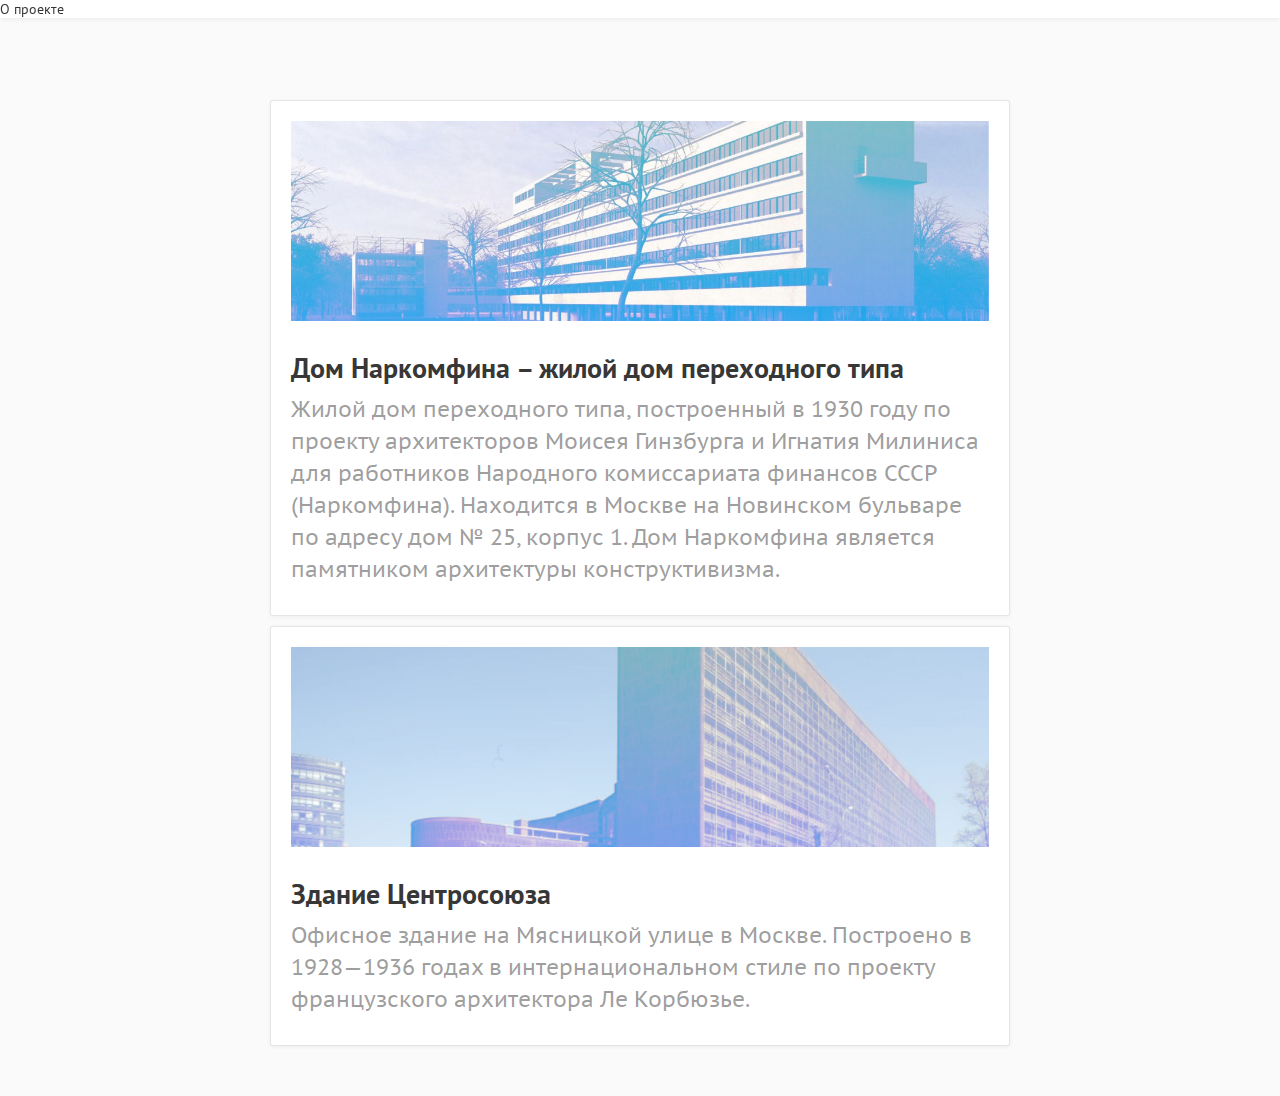
<file: posts.html>
<!DOCTYPE html>
<html lang="en" dir="ltr">
  <head>
    <meta charset="utf-8">
    <meta name="viewport" content="width=device-width, initial-scale=1.0">
    <title>Посты Wikimedium</title>
    <link rel="stylesheet" href="stylesheets/style.css">
  </head>
  <body class="posts">

    <menu>
      <a href="posts.html"></a>
      <a href="index.html">О проекте</a>
    </menu>

    <section>

      <a class="postTeaser" href="narkomfin.html">
        <figure style="background-image: url('images/narkomfin.jpg');"></figure>
        <h2>Дом Наркомфина – жилой дом переходного типа</h2>
        <p>Жилой дом переходного типа, построенный в 1930 году по проекту архитекторов Моисея Гинзбурга и Игнатия Милиниса для работников Народного комиссариата финансов СССР (Наркомфина). Находится в Москве на Новинском бульваре по адресу дом № 25, корпус 1. Дом Наркомфина является памятником архитектуры конструктивизма.</p>
      </a>

      <a class="postTeaser" href="centrosouz.html">
        <figure style="background-image: url('images/zentrsojuz.jpeg');"></figure>
        <h2>Здание Центросоюза</h2>
        <p>Офисное здание на Мясницкой улице в Москве. Построено в 1928—1936 годах в интернациональном стиле по проекту французского архитектора Ле Корбюзье.</p>
      </a>



    </section>

  </body>
</html>
</file>
<file: stylesheets/style.css>
@import "reset.css";
@import  url("https://fonts.googleapis.com/css2?family=PT+Sans+Caption:wght@400;700&family=PT+Sans:ital,wght@0,400;0,700;1,400;1,700&display=swap");
@import "basics.css";

@import "sidebar.css";
@import "menubar.css";
@import "footer.css";

@import "post.css";
@import "posts.css";
@import "landing.css";
</file>
